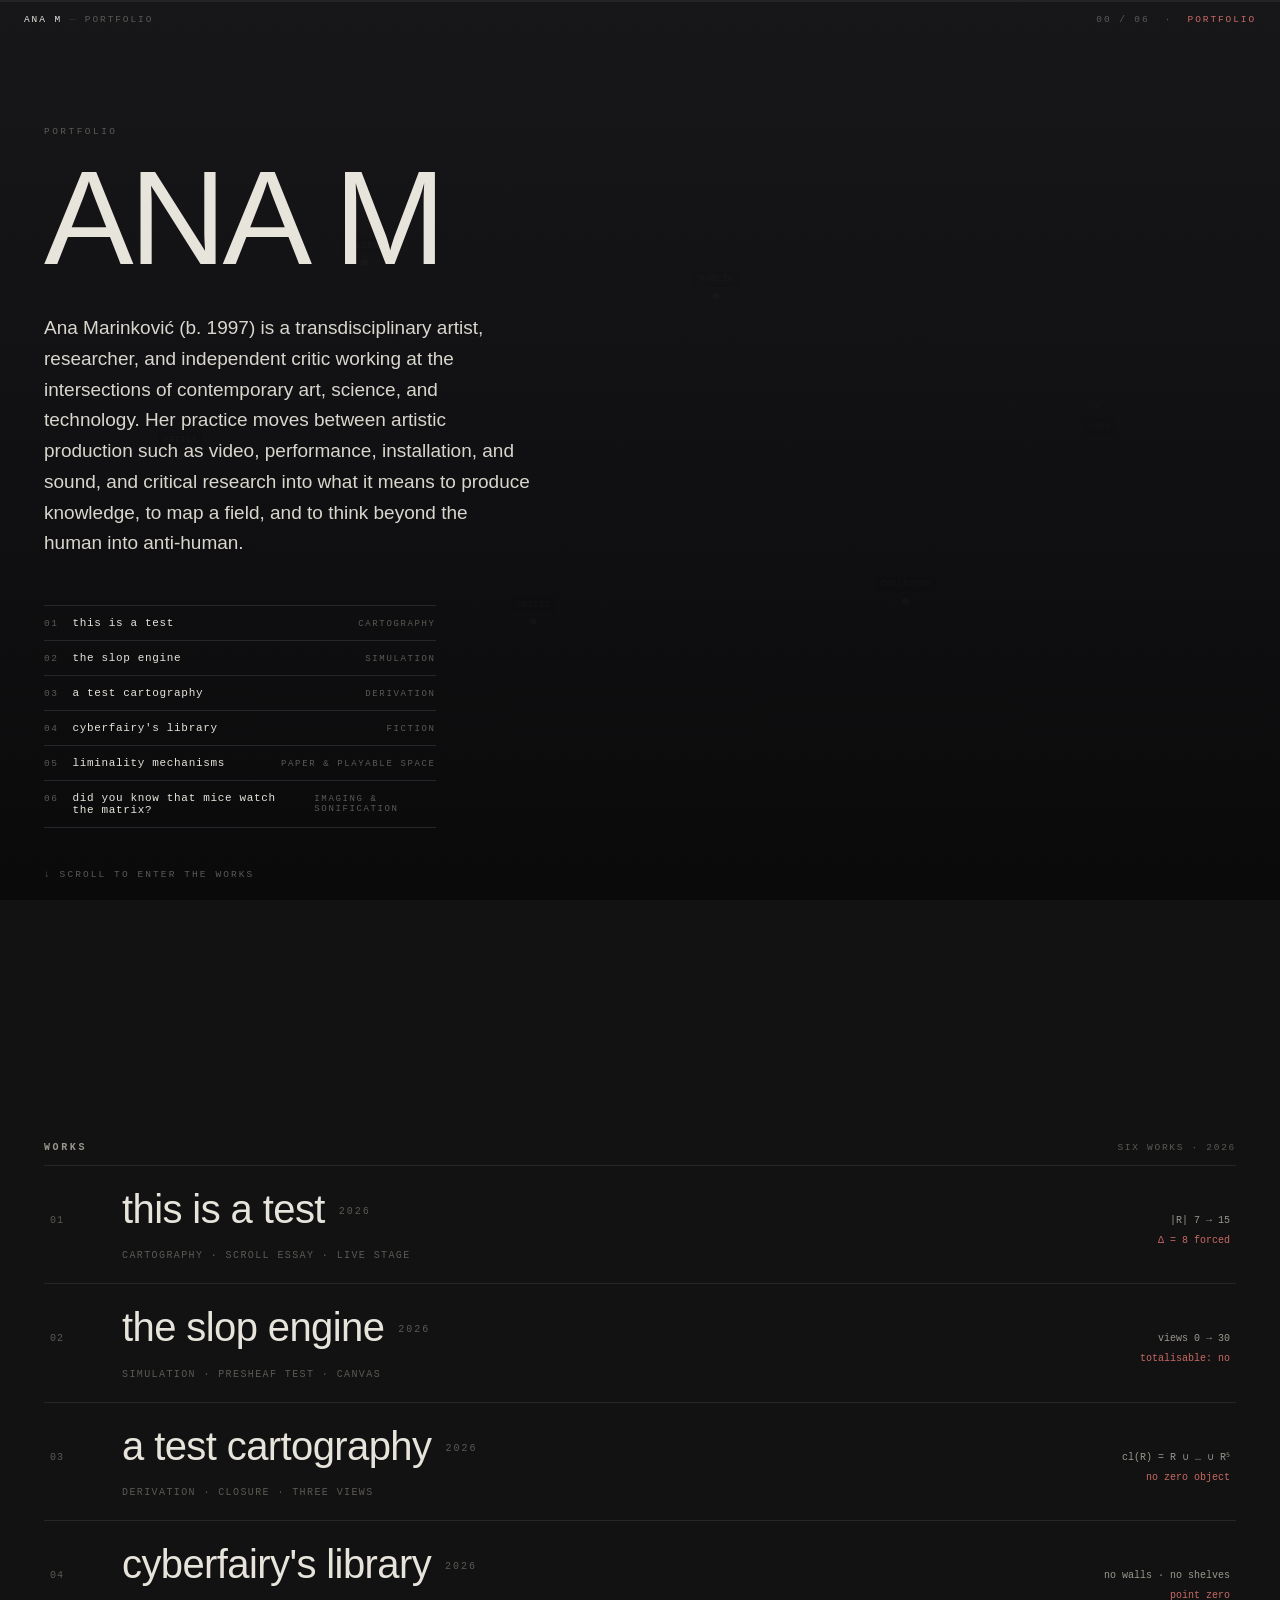
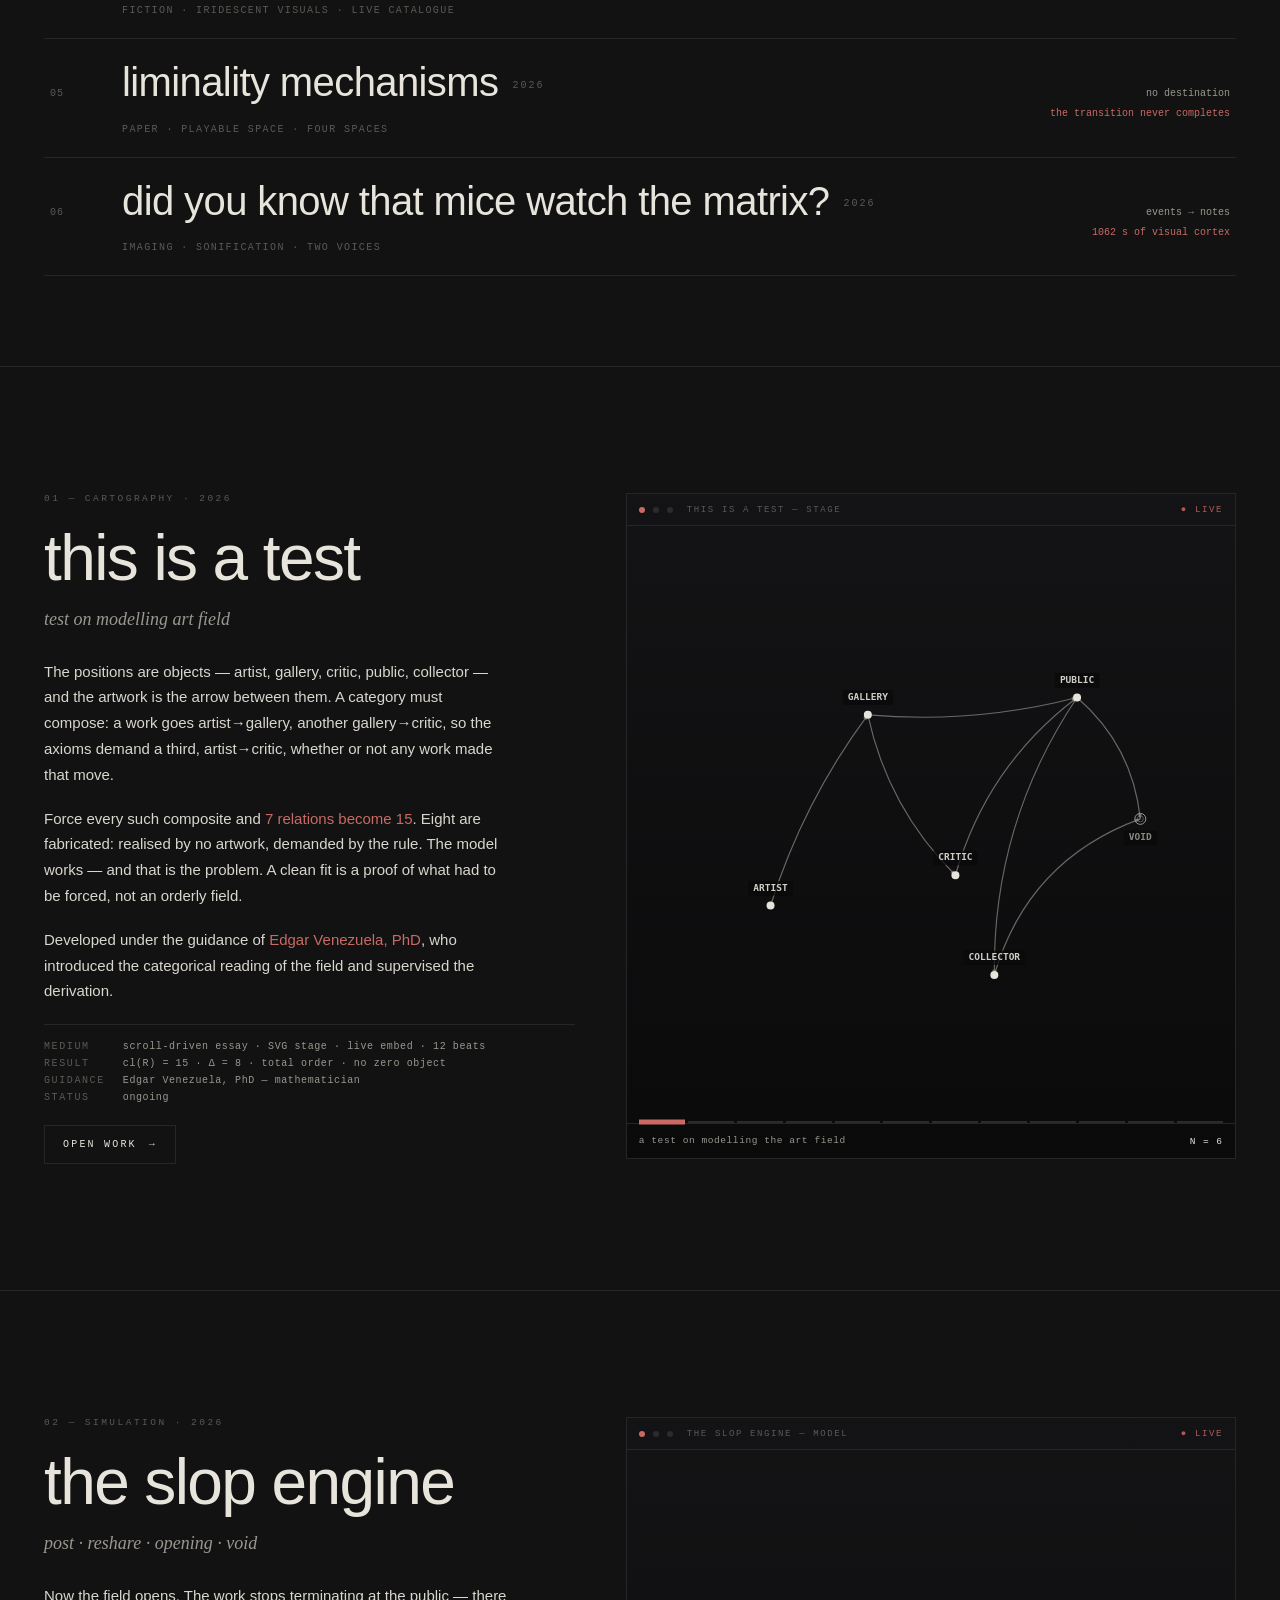
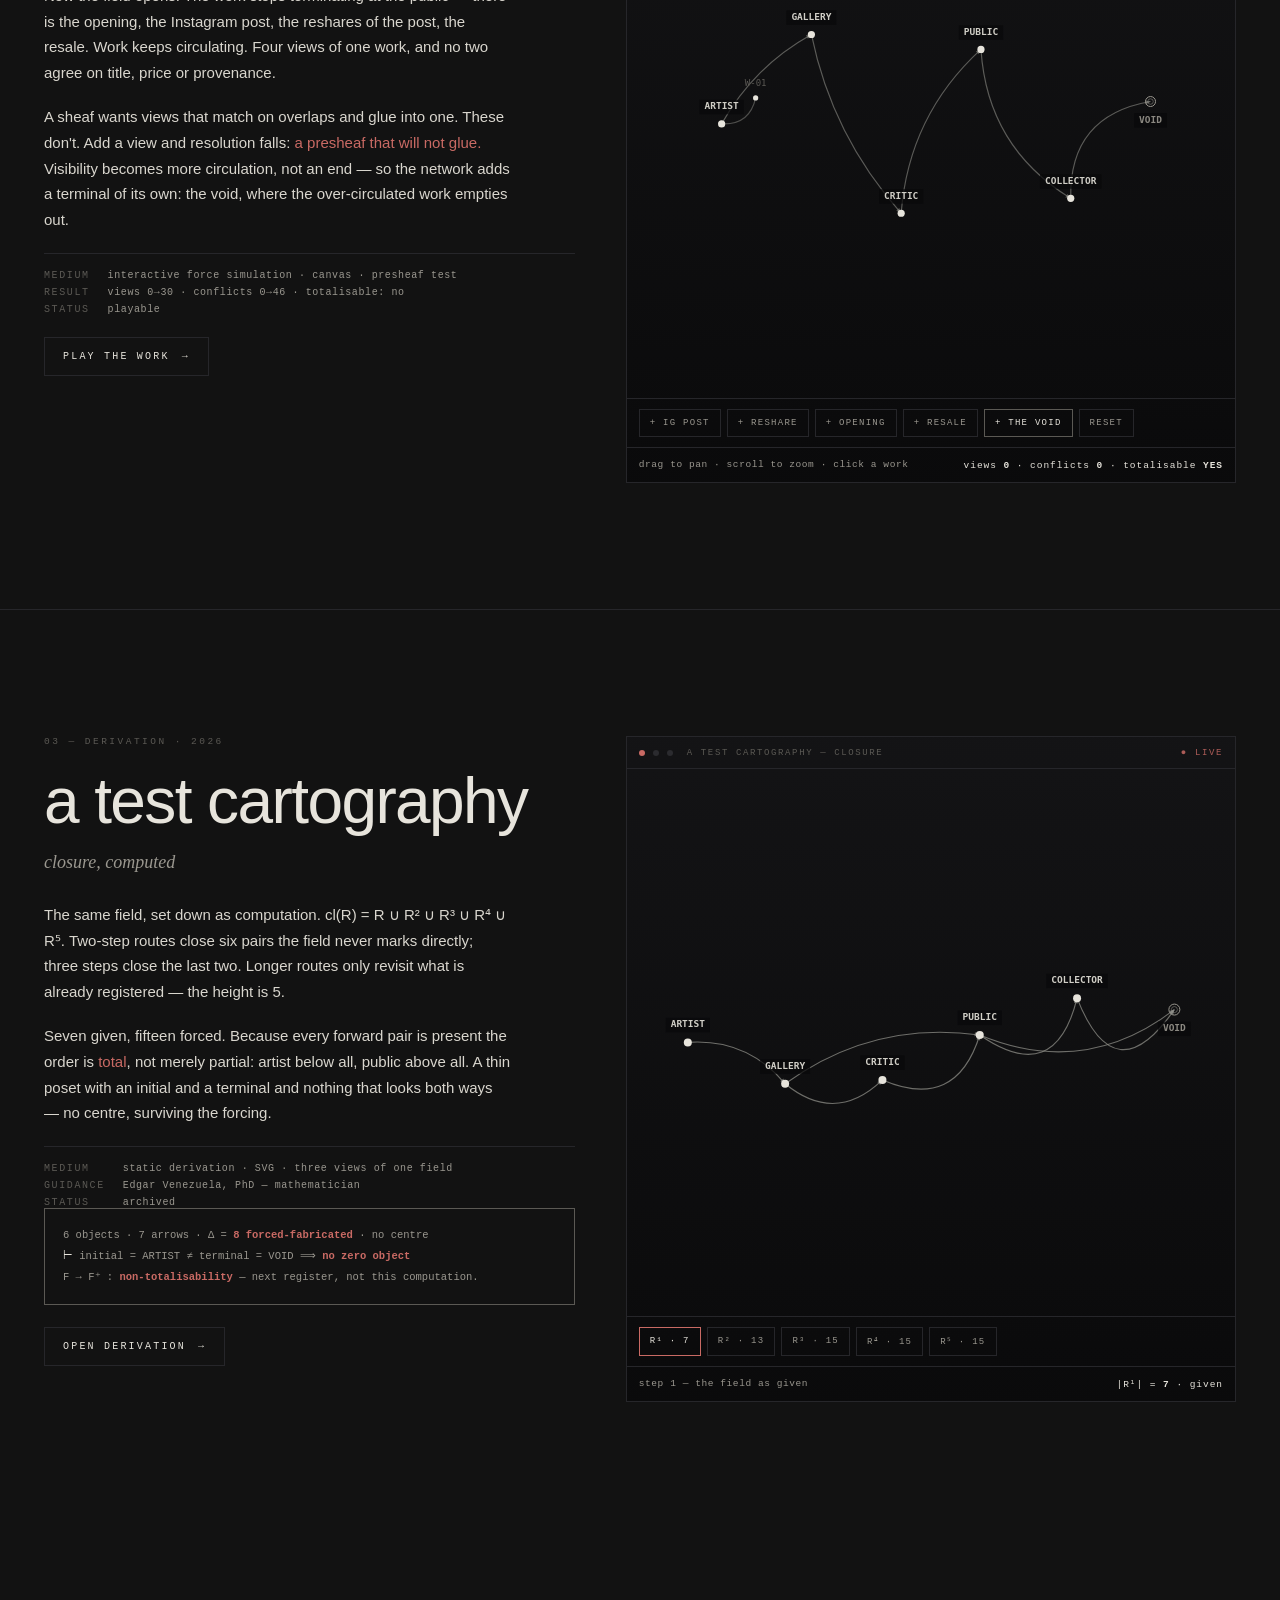
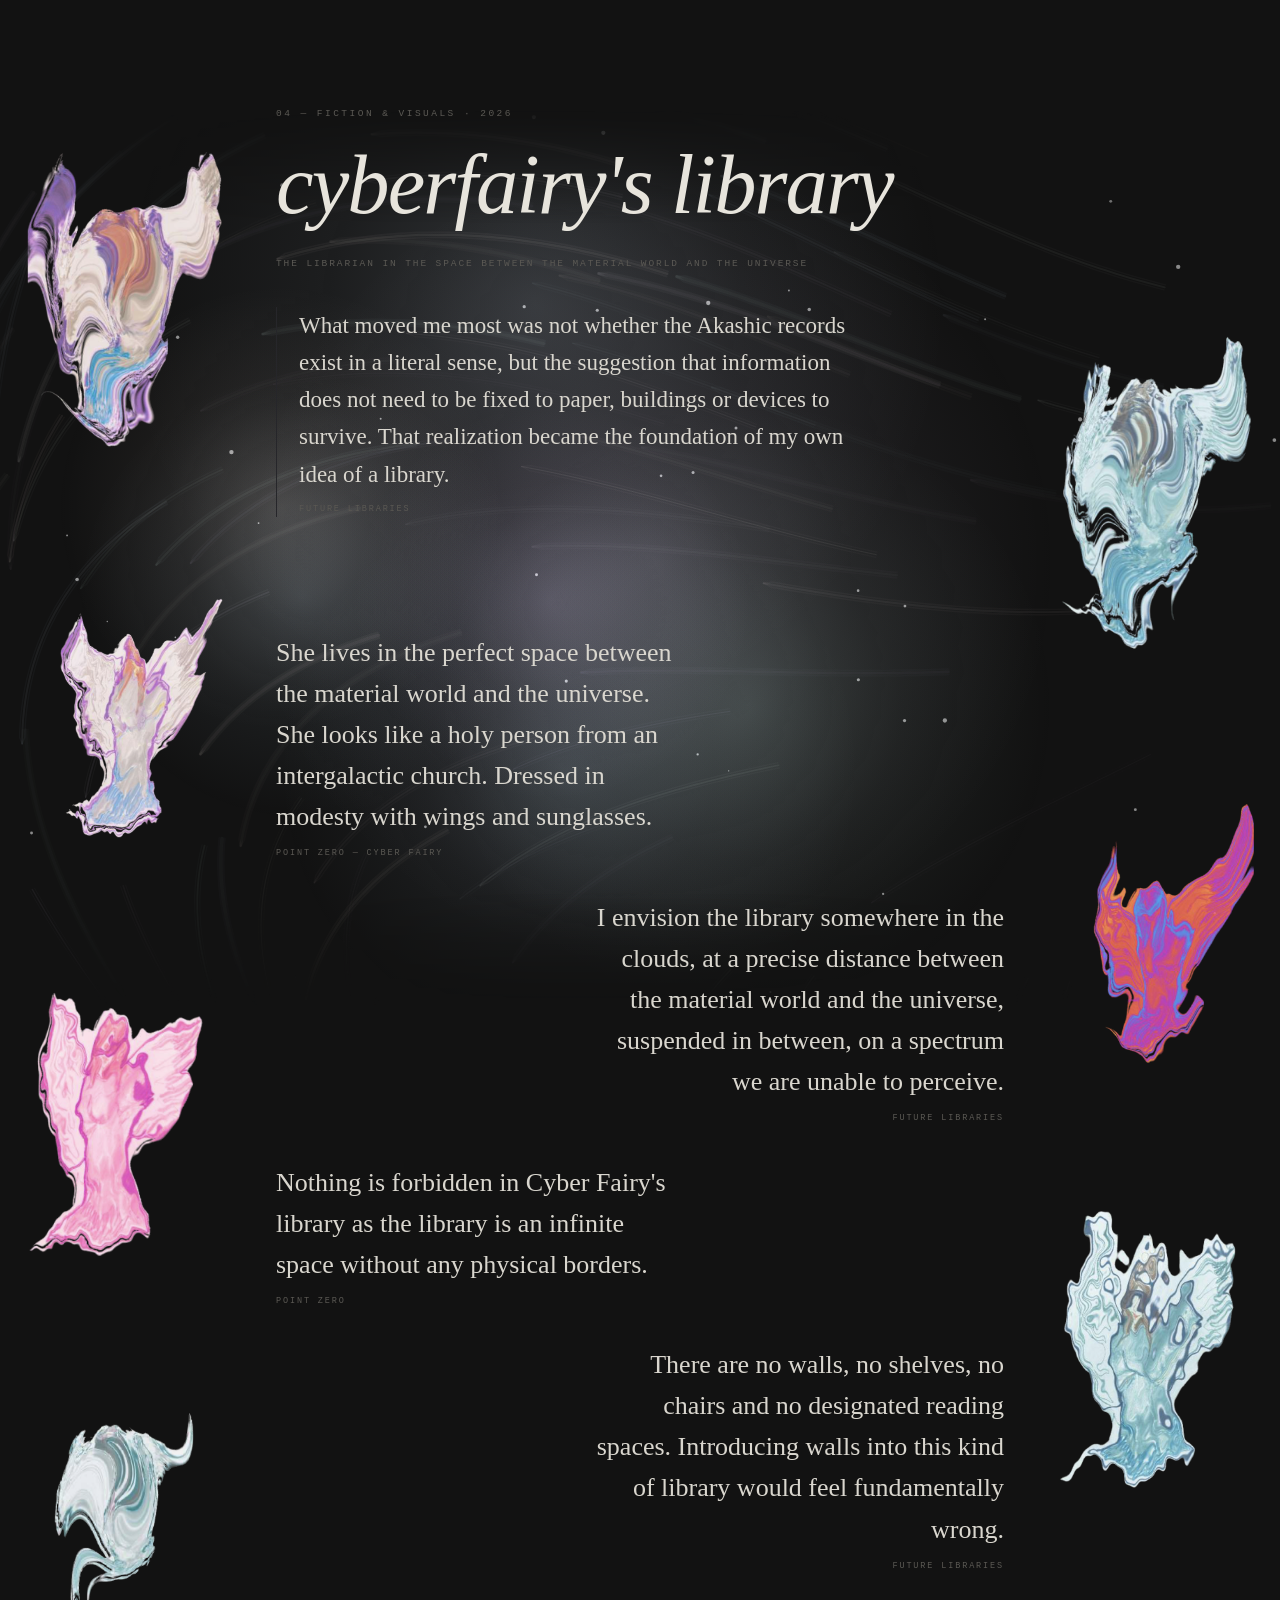
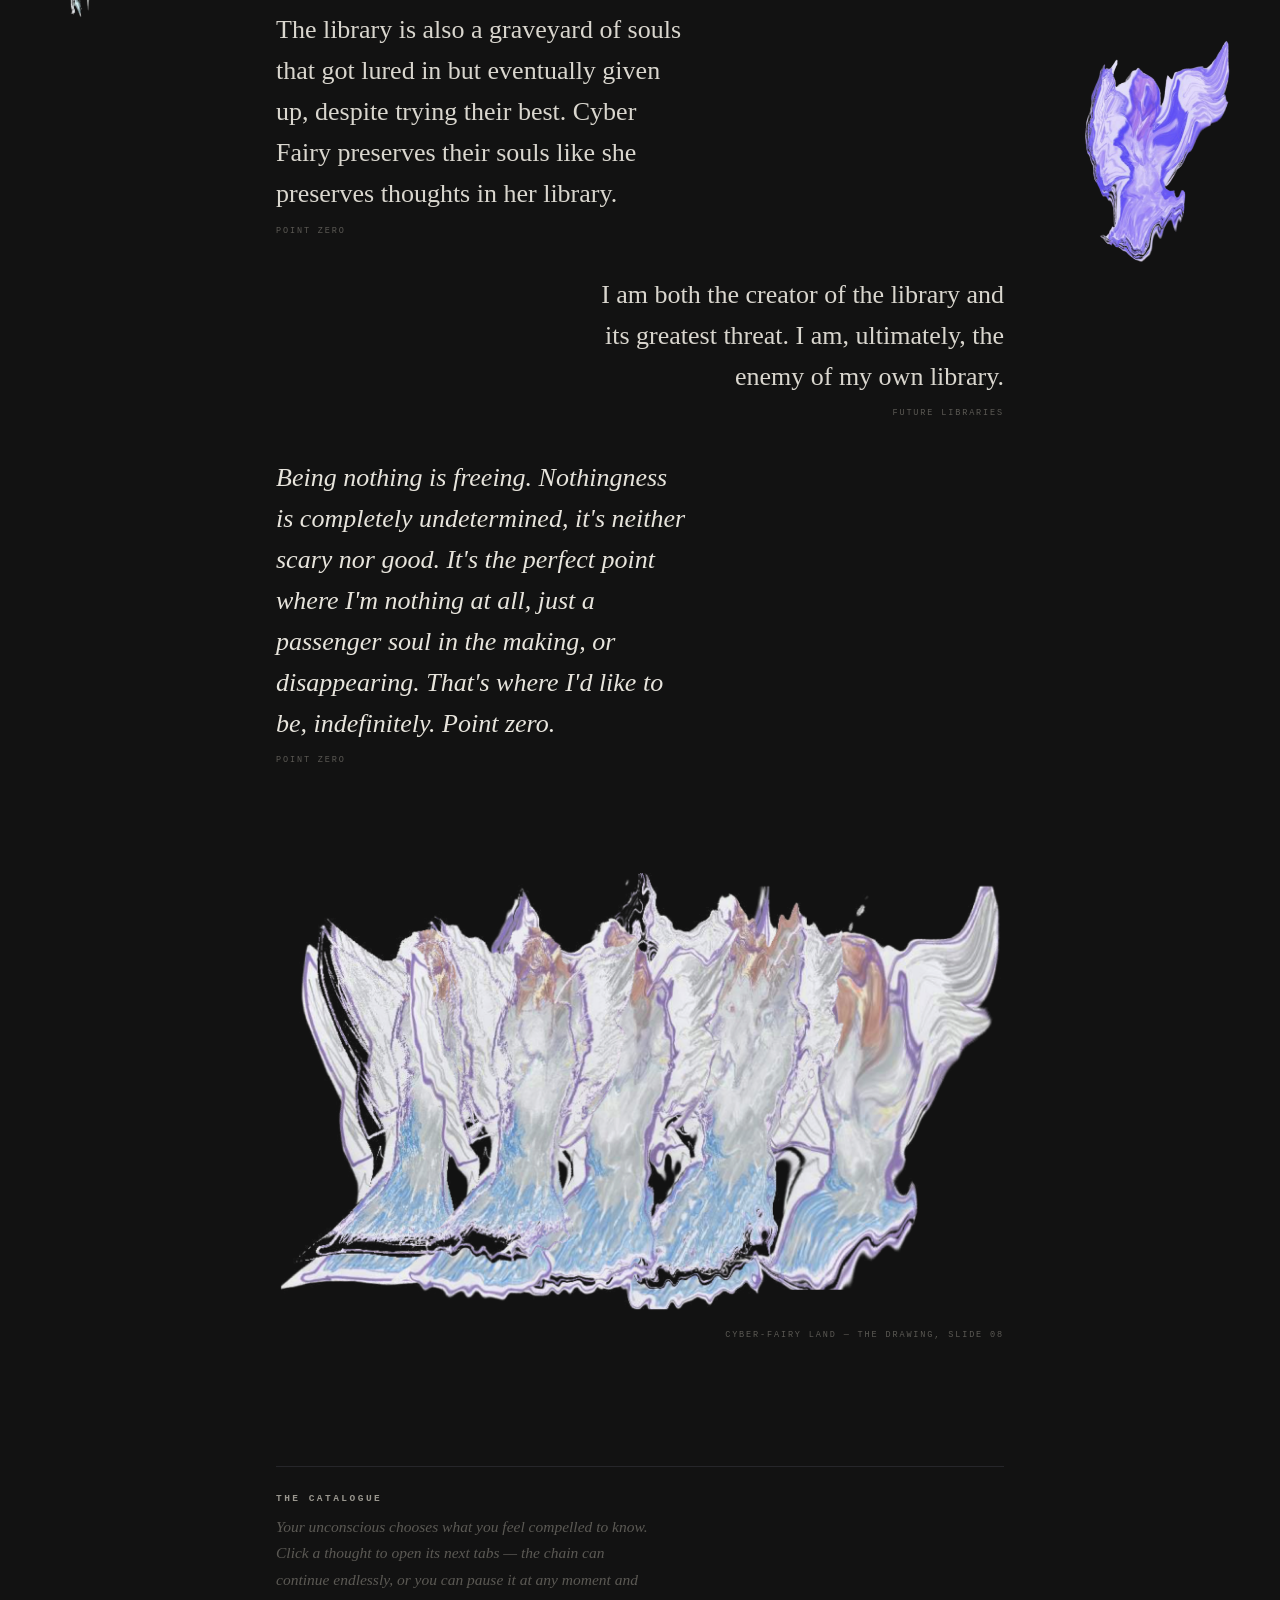
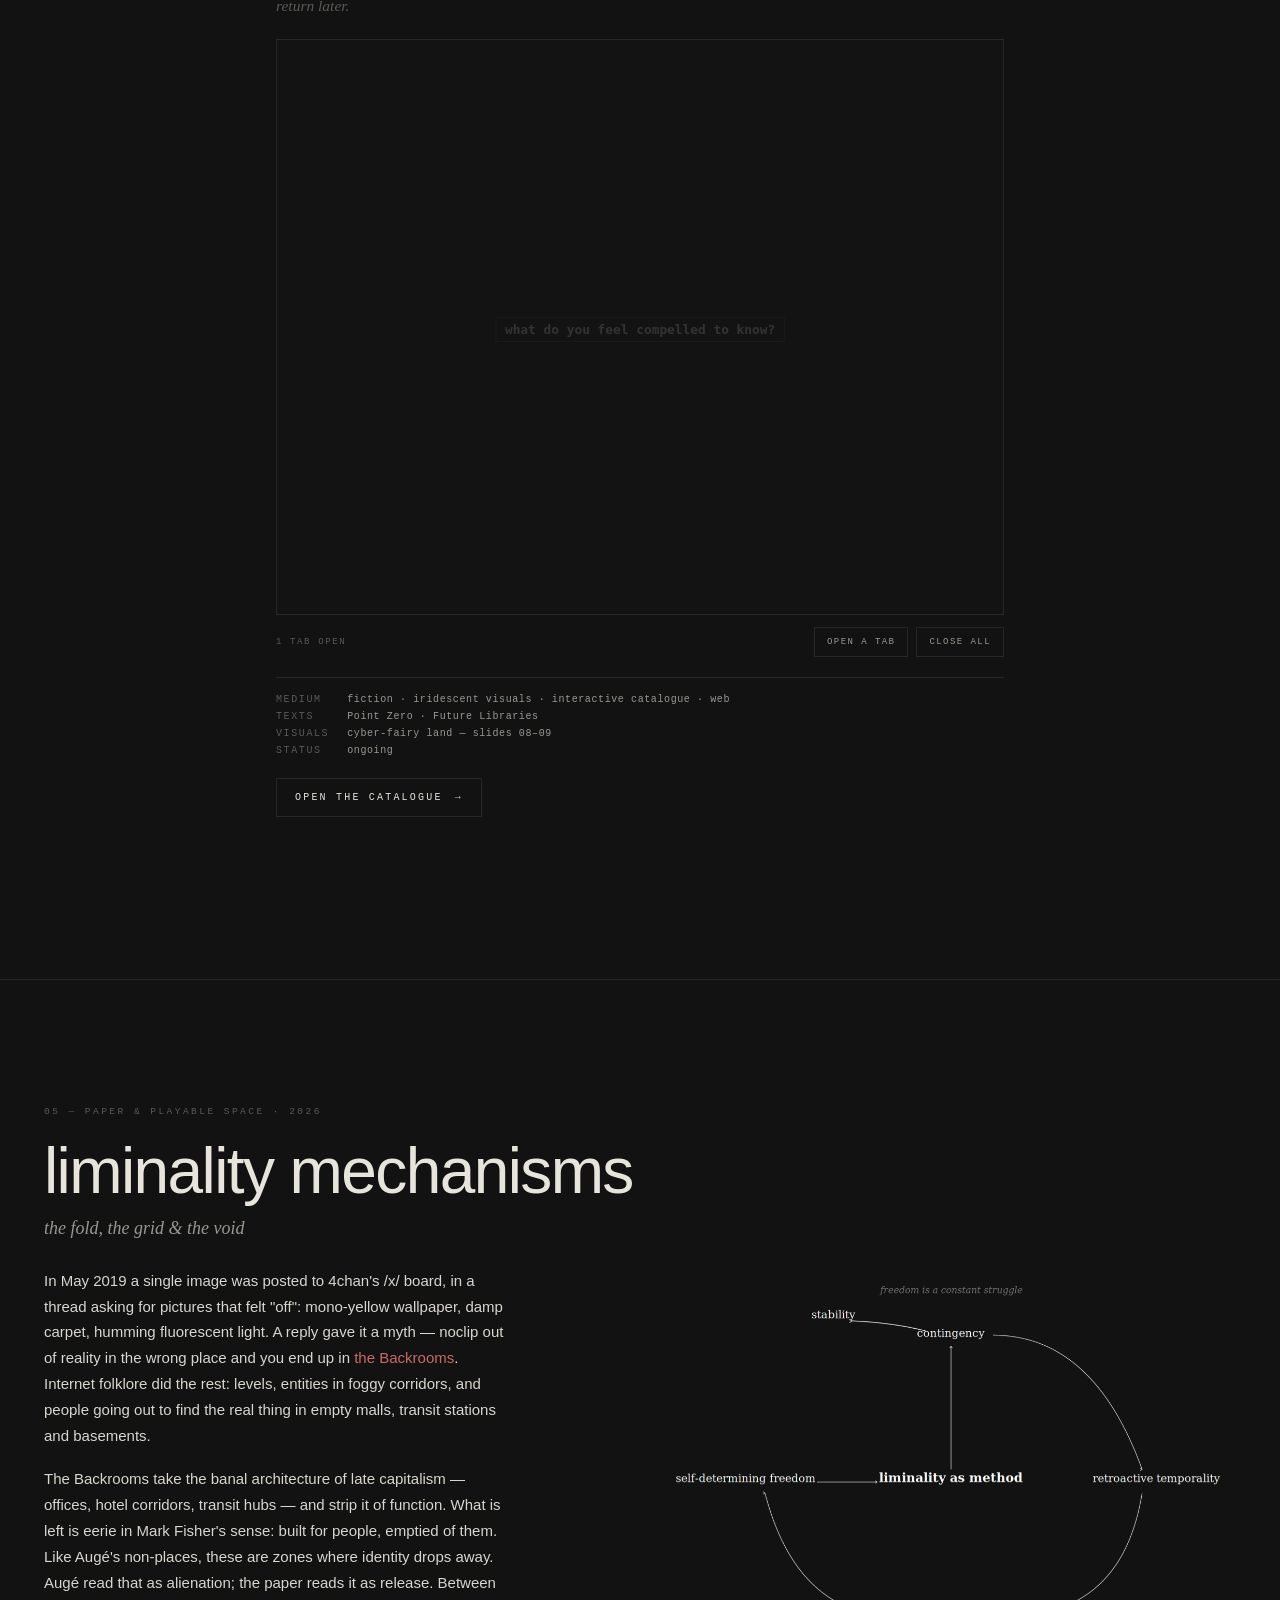
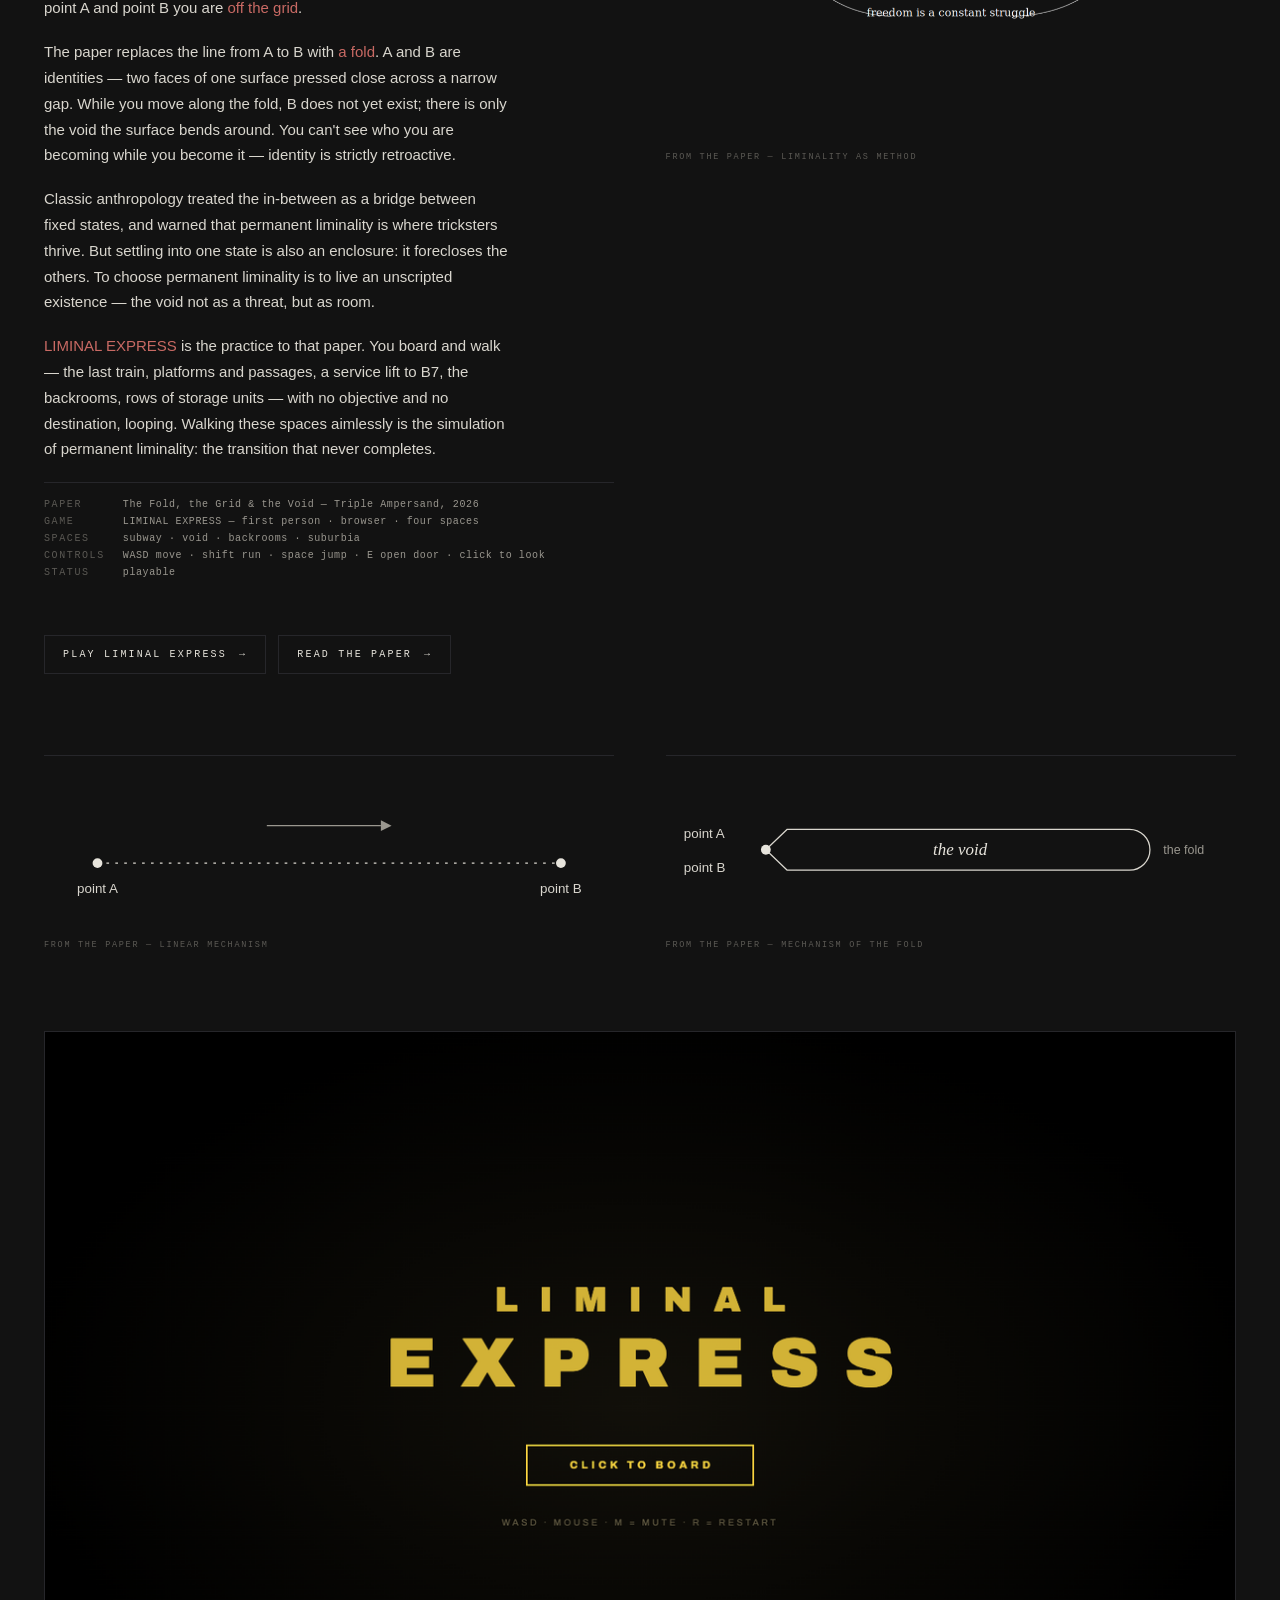
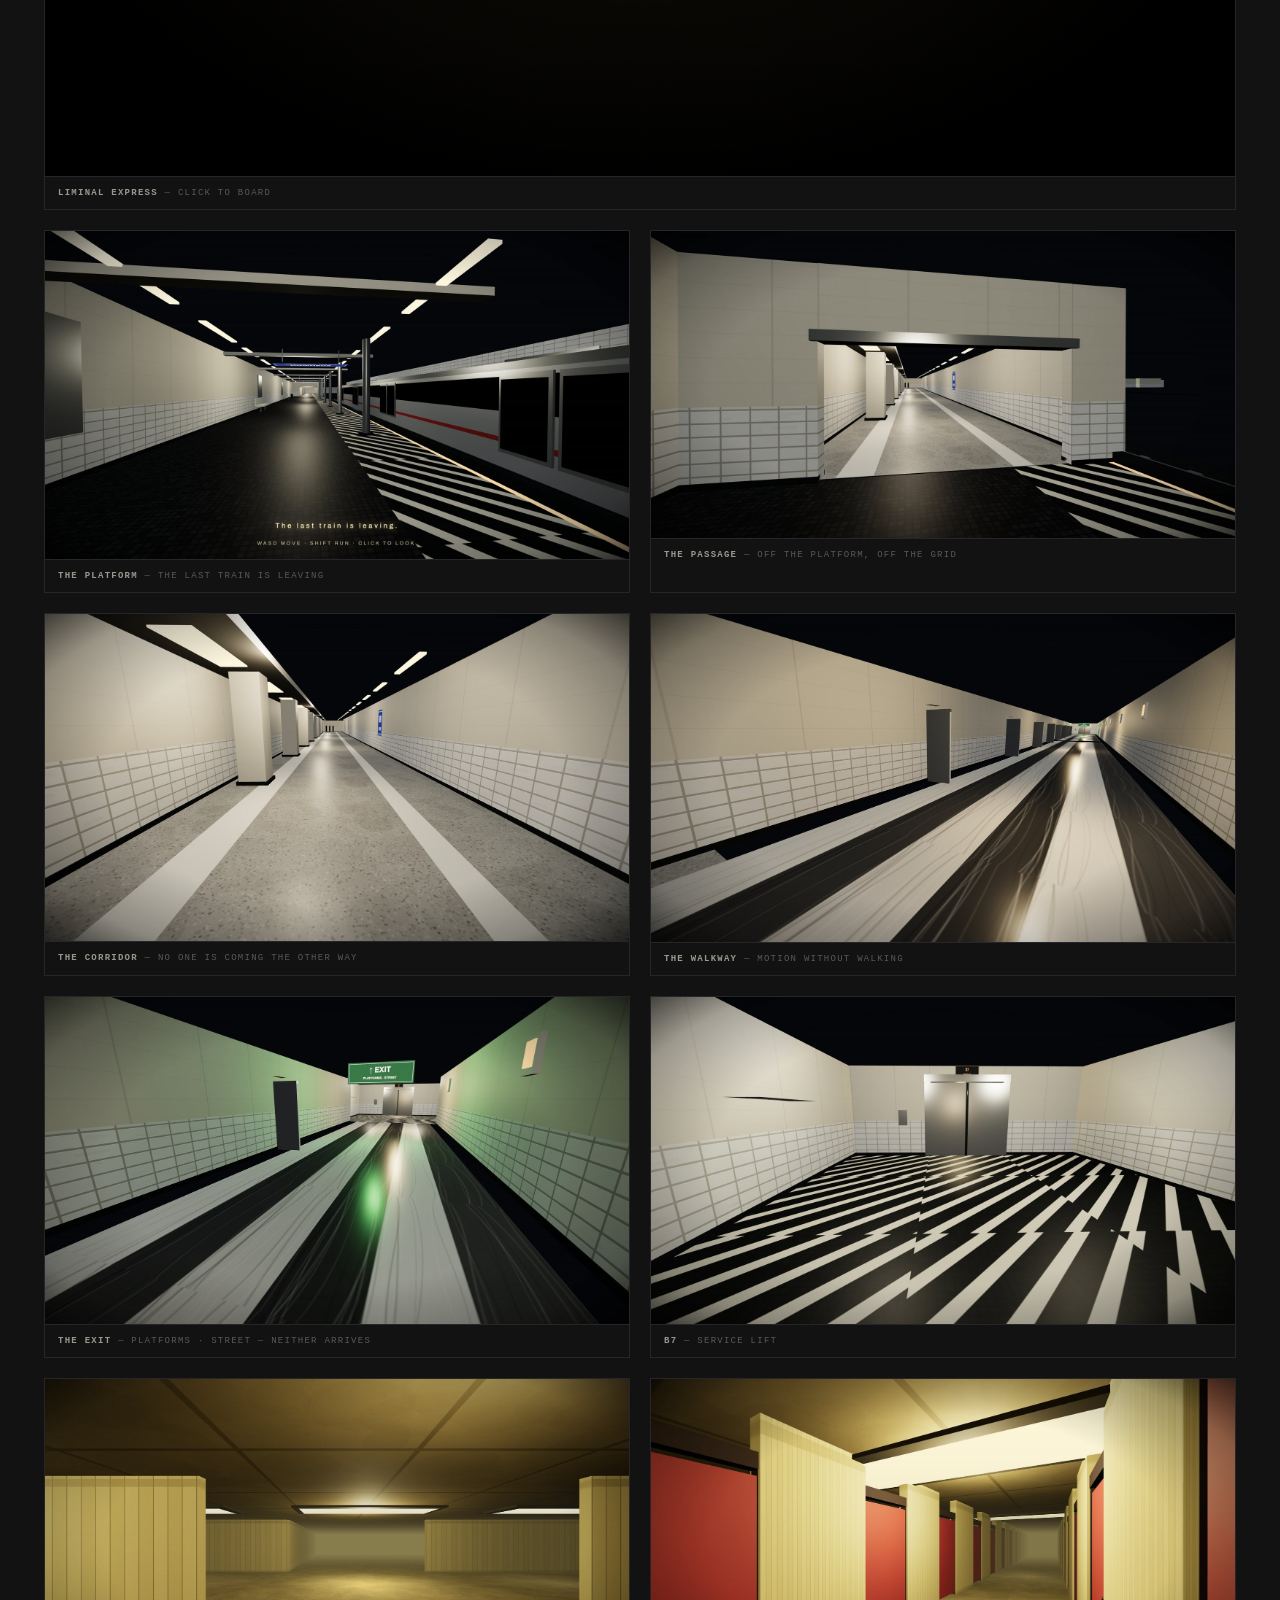
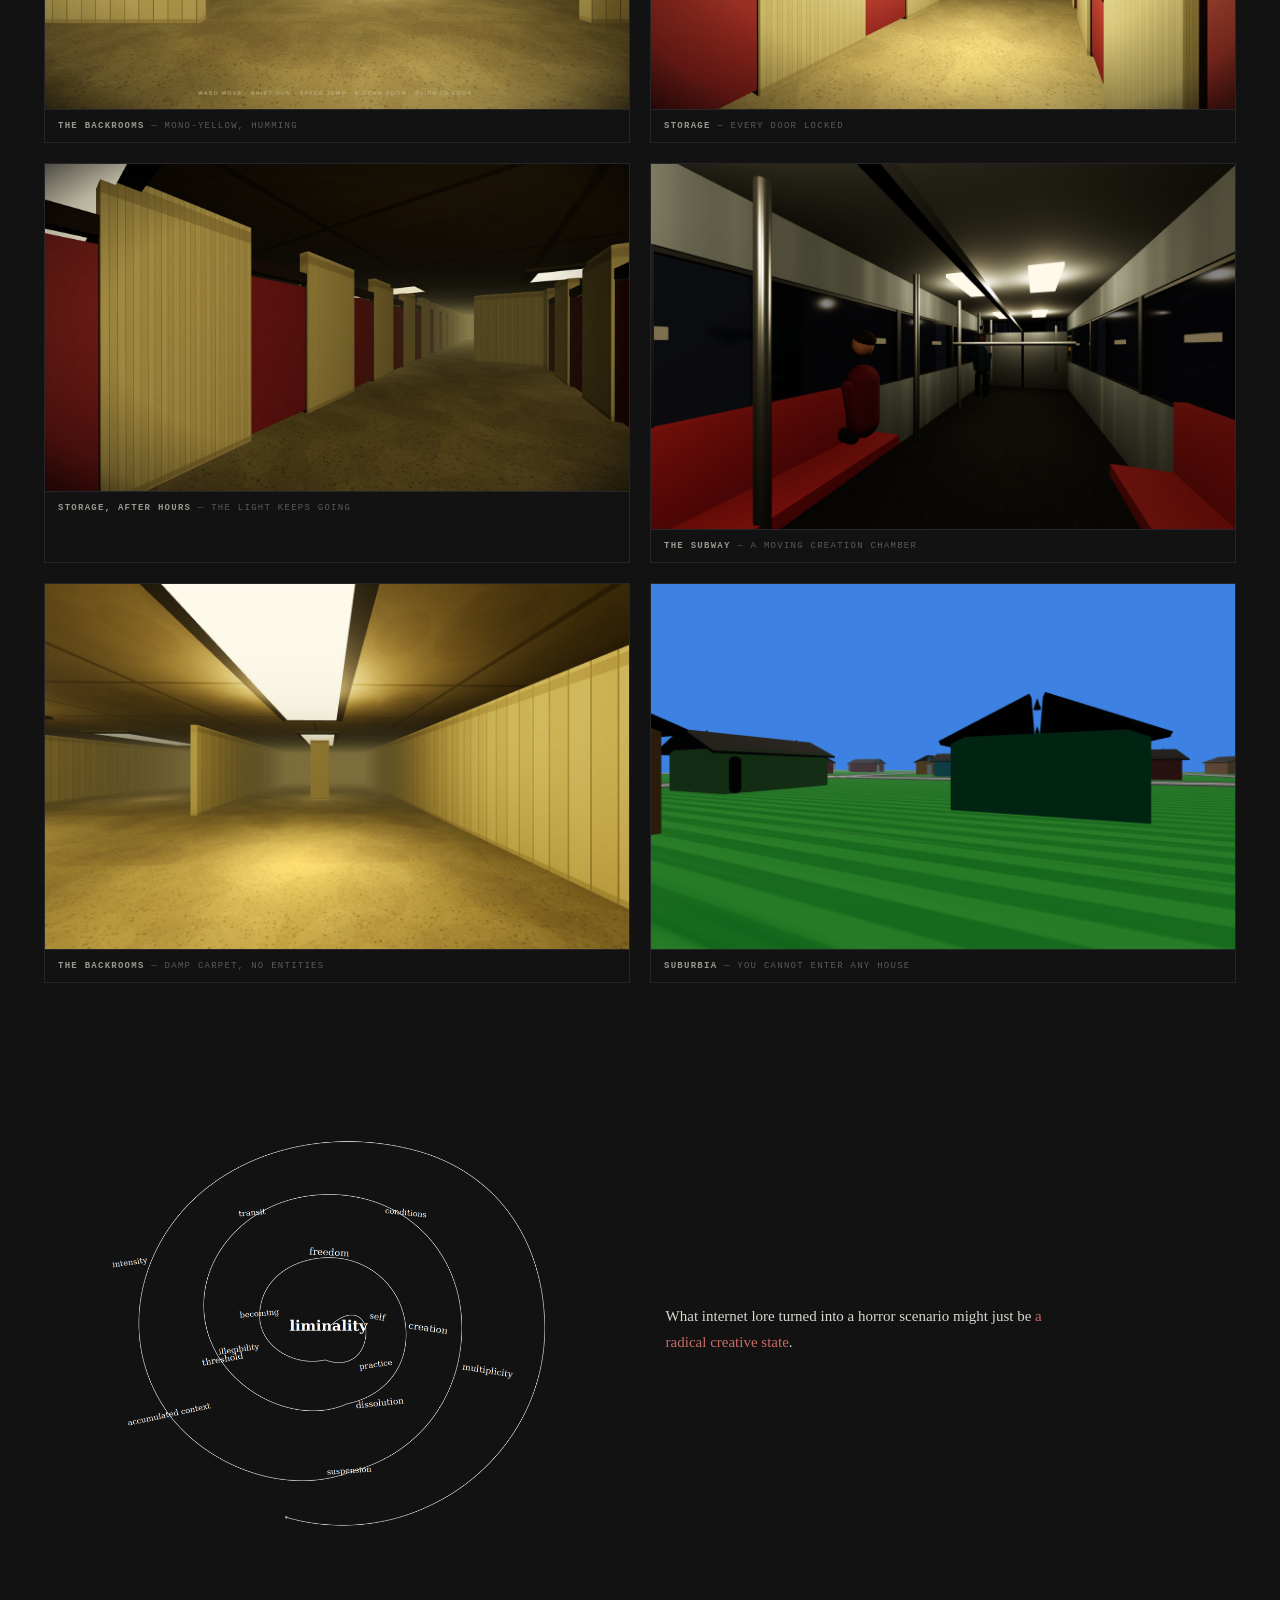
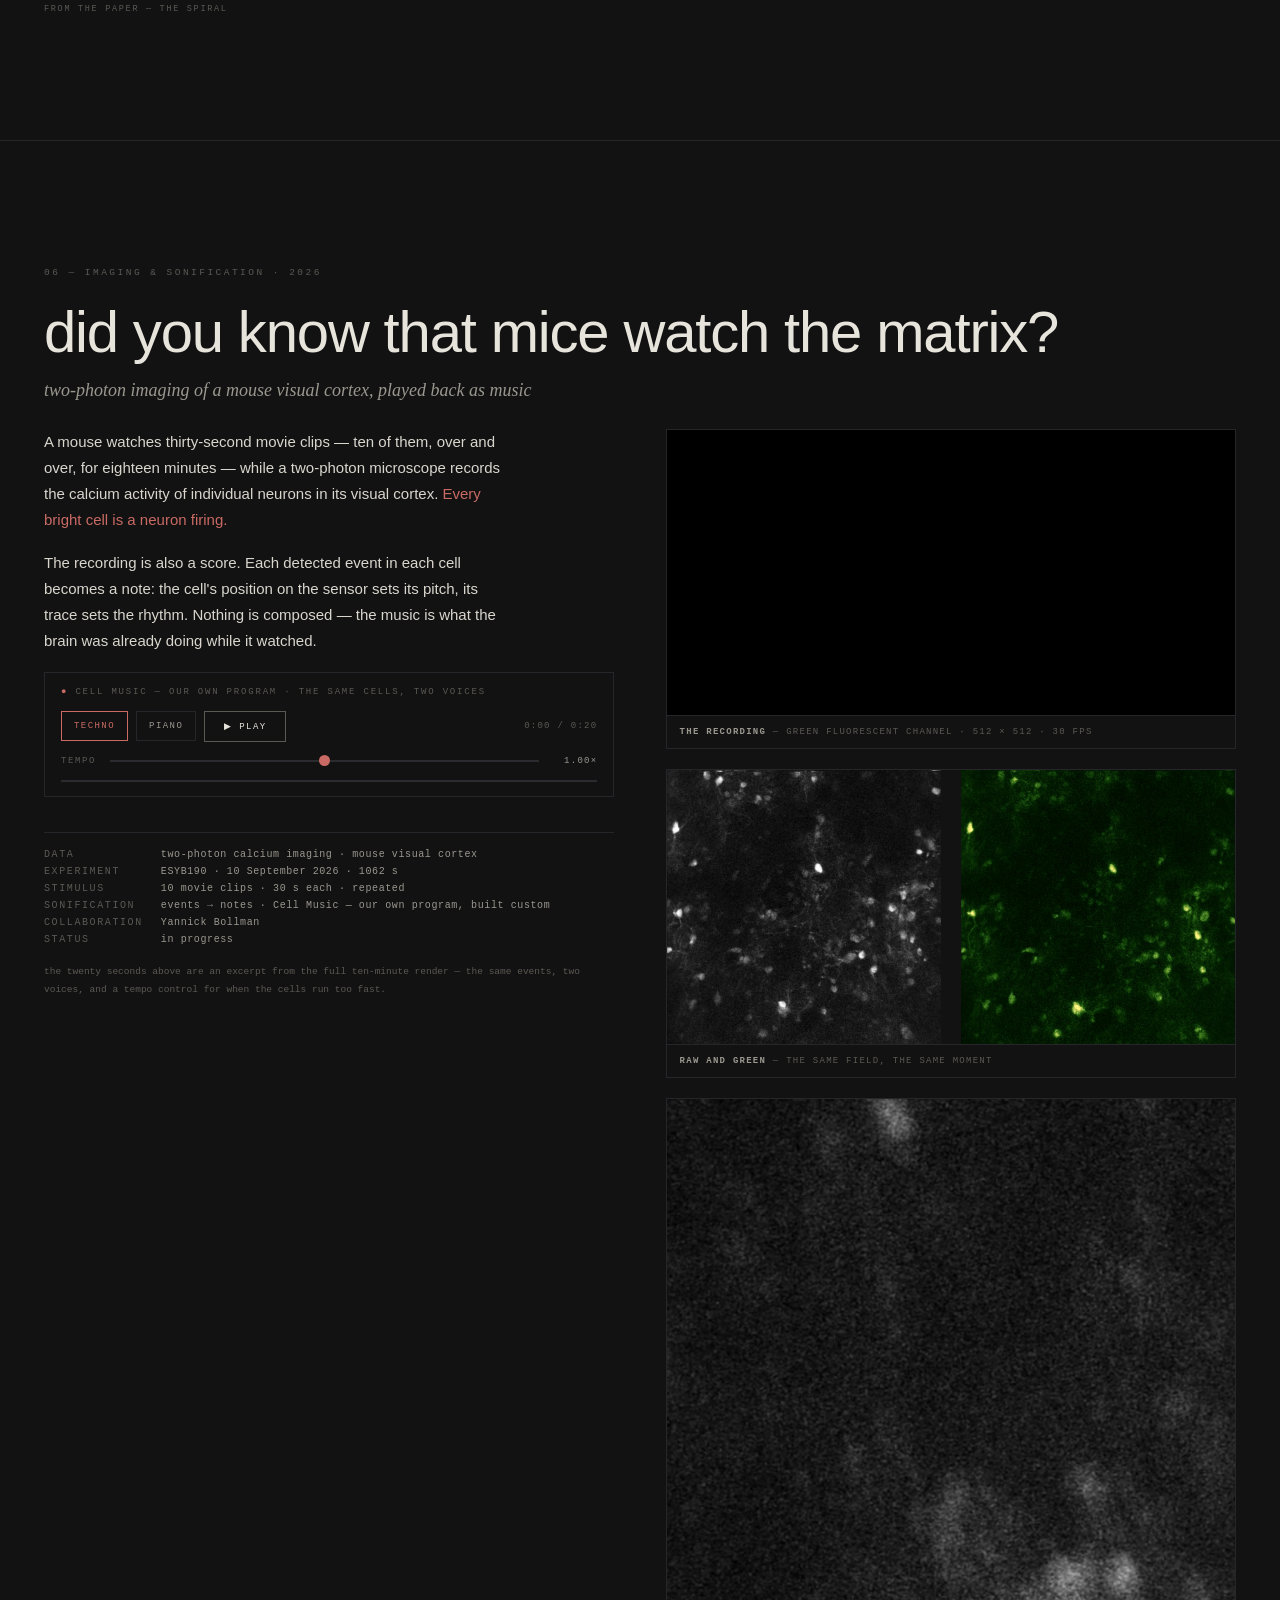
<file: index.html>
<!doctype html>
<html lang="en">
<head>
<meta charset="utf-8">
<meta name="viewport" content="width=device-width, initial-scale=1">
<meta name="color-scheme" content="dark">
<title>Ana M — Portfolio</title>
<!-- ============================================================
     Ana M — portfolio
     01 this is a test            a-test-cartography.html
     02 cyberfairy's library      (fiction + iridescent visuals + live catalogue)
     03 the slop engine           points-of-view.html
     04 a test cartography        test-cartography.html
     EDIT: contact line near the bottom (search for you@example.com)
     ============================================================ -->
<style>
:root{
  --bg0:#17171a; --bg1:#0a0a0b;
  --ink:#e7e4dc; --soft:#d9d6ce; --mut:#9a978f; --dim:#5b5954; --hair:#26262a;
  --red:#c96a64; --red-dim:#8a5550;
  --mono:ui-monospace,SFMono-Regular,Menlo,Consolas,'Courier New',monospace;
  --sans:Roboto,-apple-system,BlinkMacSystemFont,'Segoe UI','Helvetica Neue',Arial,sans-serif;
  --serif:Georgia,'Times New Roman',serif;
}
*{box-sizing:border-box}
html{scroll-behavior:smooth;scrollbar-color:#2b2b2f #0d0d0e}
body{
  margin:0;background:linear-gradient(180deg,var(--bg0) 0%,var(--bg1) 100%) fixed;
  color:var(--ink);font-family:var(--sans);-webkit-font-smoothing:antialiased;
  overflow-x:hidden;
}
::selection{background:var(--red);color:#0a0a0b}
::-webkit-scrollbar{width:9px}
::-webkit-scrollbar-track{background:#0d0d0e}
::-webkit-scrollbar-thumb{background:#2b2b2f}
a{color:inherit;text-decoration:none}
@media (pointer:fine){ body{cursor:none} a,button{cursor:none} }

/* ---------- fixed furniture ---------- */
#field{position:fixed;inset:0;width:100%;height:100%;z-index:1;pointer-events:none}
body.plated #field{opacity:.26}
#grain{
  position:fixed;inset:0;z-index:3;pointer-events:none;opacity:.5;
  background-image:radial-gradient(rgba(255,255,255,.028) 1px,transparent 1px);
  background-size:3px 3px;mix-blend-mode:overlay;
}
#prog{position:fixed;top:0;left:0;right:0;height:2px;background:rgba(231,228,220,.06);z-index:50}
#prog i{display:block;height:100%;width:0;background:var(--ink)}
#hud{
  position:fixed;top:14px;left:24px;right:24px;z-index:50;pointer-events:none;
  display:flex;justify-content:space-between;gap:16px;
  font-family:var(--mono);font-size:9.5px;letter-spacing:.2em;text-transform:uppercase;color:var(--dim);
}
#hud b{color:var(--ink);font-weight:500}
#hud .red{color:var(--red)}
#reticle{position:fixed;left:0;top:0;z-index:60;pointer-events:none;opacity:0;transition:opacity .25s}
#reticle i{
  position:absolute;display:block;width:26px;height:26px;margin:-13px 0 0 -13px;
  border:1px solid rgba(231,228,220,.28);border-radius:50%;transition:border-color .18s,transform .18s;
}
#reticle u{position:absolute;display:block;background:rgba(231,228,220,.5);transition:background .18s}
#reticle u:nth-child(2){width:1px;height:7px;margin:-16px 0 0 0}
#reticle u:nth-child(3){width:1px;height:7px;margin:9px 0 0 0}
#reticle u:nth-child(4){width:7px;height:1px;margin:0 0 0 -16px}
#reticle u:nth-child(5){width:7px;height:1px;margin:0 0 0 9px}
#reticle.on i{border-color:var(--red);transform:scale(1.5)}
#reticle.on u{background:var(--red)}
#reticle.press i{transform:scale(.7)}

/* ---------- scroll ---------- */
main{position:relative;z-index:2}
.wrap{width:min(1240px,100%);margin:0 auto;padding:0 24px}

#hero{min-height:100vh;display:flex;flex-direction:column;justify-content:center;padding:14vh 0 12vh}
.kick{
  font-family:var(--mono);font-size:9.5px;letter-spacing:.26em;text-transform:uppercase;
  color:var(--dim);margin:0 0 2.4em;
}
h1{
  font-size:clamp(44px,10.5vw,168px);line-height:.86;letter-spacing:-.03em;font-weight:500;
  margin:0 0 .28em;
}
h1 .r{color:var(--red)}
.lede{max-width:46ch;font-size:clamp(15px,1.5vw,19px);line-height:1.62;color:var(--soft);margin:0 0 2.4em}
.heroindex{list-style:none;margin:0 0 2.6em;padding:0;max-width:44ch}
.heroindex li{
  display:flex;align-items:baseline;gap:14px;padding:11px 0;border-top:1px solid var(--hair);
  font-family:var(--mono);font-size:11px;letter-spacing:.06em;color:var(--ink);
}
.heroindex li:last-child{border-bottom:1px solid var(--hair)}
.heroindex li span{color:var(--dim);font-size:9.5px;letter-spacing:.16em}
.heroindex li em{margin-left:auto;font-style:normal;font-size:9px;letter-spacing:.18em;text-transform:uppercase;color:var(--dim)}
.cue{margin-top:3em;font-family:var(--mono);font-size:9.5px;letter-spacing:.22em;text-transform:uppercase;color:var(--dim)}
.cue span{display:inline-block;animation:bob 2.4s ease-in-out infinite}
@keyframes bob{50%{transform:translateY(5px)}}

/* ---------- index ---------- */
#index{padding:16vh 0 10vh}
.shead{
  display:flex;align-items:baseline;justify-content:space-between;gap:20px;
  border-bottom:1px solid var(--hair);padding-bottom:12px;margin-bottom:0;
}
.shead h2{margin:0;font-family:var(--mono);font-size:10px;font-weight:600;letter-spacing:.26em;text-transform:uppercase;color:var(--mut)}
.shead em{font-family:var(--mono);font-size:9.5px;letter-spacing:.18em;color:var(--dim);font-style:normal;text-transform:uppercase}
.row{
  display:grid;grid-template-columns:52px 1fr auto;gap:20px;align-items:baseline;
  padding:22px 6px;border-bottom:1px solid var(--hair);position:relative;
  transition:padding-left .35s cubic-bezier(.2,.8,.2,1);
}
.row::before{content:'';position:absolute;left:0;top:0;bottom:0;width:2px;background:var(--red);
  transform:scaleY(0);transform-origin:top;transition:transform .35s cubic-bezier(.2,.8,.2,1)}
.row:hover{padding-left:20px}
.row:hover::before{transform:scaleY(1)}
.row .n{font-family:var(--mono);font-size:10px;color:var(--dim);letter-spacing:.1em}
.row .t{display:block;font-size:clamp(20px,3.2vw,40px);line-height:1.06;letter-spacing:-.015em;margin:0 0 .5em}
.row .t .y{font-family:var(--mono);font-size:10px;letter-spacing:.2em;color:var(--dim);margin-left:14px;vertical-align:middle}
.row .s{display:block;font-family:var(--mono);font-size:10px;letter-spacing:.14em;text-transform:uppercase;color:var(--dim);margin:0}
.row .stat{font-family:var(--mono);font-size:10px;line-height:2;color:var(--mut);text-align:right;white-space:nowrap}
.row .stat .r{color:var(--red)}
.row:hover .stat{color:var(--ink)}
@media (max-width:760px){
  .row{grid-template-columns:36px 1fr;gap:14px}
  .row .stat{grid-column:2;text-align:left;margin-top:10px}
}

/* ---------- work sections ---------- */
.work{padding:14vh 0 14vh;border-top:1px solid var(--hair)}
.wgrid{display:grid;grid-template-columns:minmax(300px,1fr) minmax(0,1.15fr);gap:clamp(24px,4vw,64px);align-items:start}
@media (max-width:980px){.wgrid{grid-template-columns:1fr}}
.wmeta{position:sticky;top:14vh}
@media (max-width:980px){.wmeta{position:static}}
.work h3{font-size:clamp(30px,5vw,64px);line-height:.98;letter-spacing:-.025em;font-weight:500;margin:.1em 0 .3em}
.work .sub{font-family:var(--serif);font-style:italic;font-size:clamp(14px,1.5vw,18px);color:var(--mut);margin:0 0 1.6em}
.work p.body{font-size:15px;line-height:1.72;color:var(--soft);margin:0 0 1.2em;max-width:56ch}
.work p.body .r{color:var(--red)}
.spec{display:grid;grid-template-columns:auto 1fr;gap:6px 18px;font-family:var(--mono);font-size:10px;
  letter-spacing:.06em;color:var(--mut);margin:2em 0 0;border-top:1px solid var(--hair);padding-top:16px}
.spec dt{color:var(--dim);letter-spacing:.16em;text-transform:uppercase}
.spec dd{margin:0}
.open{
  display:inline-flex;align-items:center;gap:12px;margin-top:2.2em;
  font-family:var(--mono);font-size:10px;letter-spacing:.22em;text-transform:uppercase;
  border:1px solid var(--hair);padding:13px 18px;position:relative;overflow:hidden;
  transition:border-color .3s,color .3s;
}
.open span{position:relative;z-index:1}
.open::after{content:'';position:absolute;inset:0;background:var(--red);transform:translateY(101%);
  transition:transform .38s cubic-bezier(.2,.8,.2,1)}
.open:hover{border-color:var(--red);color:#0a0a0b}
.open:hover::after{transform:translateY(0)}
.open .ar{transition:transform .3s}
.open:hover .ar{transform:translateX(5px)}

/* ---------- plates ---------- */
.plate{
  position:sticky;top:11vh;height:min(74vh,720px);border:1px solid var(--hair);
  background:linear-gradient(180deg,rgba(20,20,22,.92),rgba(10,10,11,.92));
  display:flex;flex-direction:column;overflow:hidden;
}
@media (max-width:980px){.plate{position:relative;top:0;height:auto;min-height:64vh}}
.ptop{
  display:flex;align-items:center;gap:8px;height:32px;padding:0 12px;border-bottom:1px solid var(--hair);
  font-family:var(--mono);font-size:9px;letter-spacing:.18em;text-transform:uppercase;color:var(--dim);flex:none;
}
.ptop .dot{width:6px;height:6px;border-radius:50%;background:#2b2b2f}
.ptop .dot.r{background:var(--red)}
.ptop .live{margin-left:auto;color:var(--red);opacity:.85}
.ptop .ttl{margin-left:6px}
.pcv{position:relative;flex:1;min-height:0}
.pcv canvas{position:absolute;inset:0;width:100%;height:100%;display:block}
.pbot{flex:none;border-top:1px solid var(--hair);padding:10px 12px;font-family:var(--mono);font-size:9.5px;
  letter-spacing:.1em;color:var(--dim);display:flex;justify-content:space-between;gap:12px;align-items:center}
.pbot .cap{color:var(--mut);letter-spacing:.06em;line-height:1.5}
.pbot .num{color:var(--ink);white-space:nowrap}
.pbot .num .r{color:var(--red)}
.ticks{display:flex;gap:3px;padding:9px 12px 0;flex:none}
.ticks b{flex:1;height:2px;background:#2b2b2f;transition:background .25s,transform .25s;cursor:none}
.ticks b.on{background:var(--red);transform:scaleY(2.5)}
.ticks b.past{background:#4a4a46}
.pbtns{display:flex;flex-wrap:wrap;gap:6px;padding:10px 12px;border-top:1px solid var(--hair);flex:none}
.pbtns button{
  font-family:var(--mono);font-size:9px;letter-spacing:.14em;text-transform:uppercase;
  color:var(--mut);background:transparent;border:1px solid var(--hair);padding:8px 10px;transition:.18s;
}
.pbtns button:hover{color:var(--ink);border-color:var(--ink)}
.pbtns button.sat:hover{color:var(--red);border-color:var(--red)}
.pbtns button.void{color:var(--ink);border-color:var(--dim)}
.pbtns button.void:hover{background:var(--ink);color:#0a0a0b}

/* ---------- cyberfairy's library — dark chapter ---------- */
.skywrap{
  position:sticky;top:0;height:100vh;margin-bottom:-100vh;z-index:0;pointer-events:none;
  -webkit-mask-image:linear-gradient(180deg,transparent 0%,#000 13%,#000 87%,transparent 100%);
  mask-image:linear-gradient(180deg,transparent 0%,#000 13%,#000 87%,transparent 100%);
}
.skywrap canvas{display:block;width:100%;height:100%}
.chapter{position:relative;z-index:2;padding:20vh 0 18vh}
.chapin{position:relative;width:min(760px,100%);margin:0 auto;padding:0 26px}
.chapter .kick{color:var(--dim)}
.chapter h3{
  font-family:var(--serif);font-weight:400;font-style:italic;color:var(--ink);
  font-size:clamp(36px,6.6vw,86px);line-height:1.02;letter-spacing:-.022em;margin:.16em 0 .3em;
}
.chapter .sub{
  font-family:var(--mono);font-size:9.5px;letter-spacing:.2em;text-transform:uppercase;
  color:var(--dim);margin:0 0 3.6em;line-height:2;
}
.chapter .statement{
  font-family:var(--serif);font-size:clamp(16px,1.9vw,23px);line-height:1.62;color:var(--soft);
  max-width:52ch;margin:0 0 5em;padding-left:22px;border-left:1px solid var(--hair);
}
.chapter .statement .src{
  display:block;margin-top:1.2em;font-family:var(--mono);font-size:8.5px;letter-spacing:.22em;
  text-transform:uppercase;color:var(--dim);font-style:normal;
}
.chapgrid{
  position:relative;z-index:2;display:grid;
  grid-template-columns:minmax(0,1fr) minmax(0,780px) minmax(0,1fr);
  gap:clamp(10px,1.6vw,34px);align-items:start;width:min(1700px,100%);margin:0 auto;padding:0 18px;
}
.rail{display:flex;flex-direction:column;gap:15vh;padding-top:4vh}
.rail img{display:block;width:100%;height:auto;mix-blend-mode:screen;animation:floaty 26s ease-in-out infinite}
.rail-r{margin-top:20vh}
.rail img:nth-child(2){width:84%;align-self:flex-end;animation-duration:32s;animation-delay:-7s}
.rail img:nth-child(3){width:92%;animation-duration:22s;animation-delay:-12s}
.rail img:nth-child(4){width:76%;align-self:center;animation-duration:35s;animation-delay:-3s}
@media (max-width:1180px){
  .chapgrid{grid-template-columns:1fr;padding:0}
  .rail{display:none}
}
.chapin{position:relative;width:100%;margin:0;padding:0 26px}

.bigfairy{margin:12vh 0 4vh}
.bigfairy img{display:block;width:100%;height:auto;mix-blend-mode:screen}
.bigfairy figcaption{
  margin-top:16px;font-family:var(--mono);font-size:8.5px;letter-spacing:.22em;
  text-transform:uppercase;color:var(--dim);text-align:right;
}
.note a{border-bottom:1px solid rgba(201,106,100,.45);transition:border-color .2s,color .2s}
.note a:hover{color:var(--ink);border-color:var(--red)}

.leaves{display:flex;flex-direction:column;gap:2.4em;margin-top:6vh}
.leaf{
  margin:0;padding:0;max-width:46ch;
  opacity:0;transform:translateY(30px);
  transition:opacity 1.2s cubic-bezier(.2,.8,.2,1),transform 1.2s cubic-bezier(.2,.8,.2,1);
}
.leaf:nth-child(even){margin-left:auto;text-align:right}
.leaf.in{opacity:1;transform:none}
.leafin{animation:drift 13s ease-in-out infinite}
.leaf:nth-child(even) .leafin{animation-duration:17s;animation-direction:reverse}
@keyframes drift{50%{transform:translate3d(0,-11px,0)}}
.leaf p{
  margin:0;font-family:var(--serif);font-size:clamp(17px,2.15vw,26px);line-height:1.58;
  color:var(--soft);
}
.leaf .src{
  display:block;margin-top:1.3em;font-family:var(--mono);font-size:8.5px;letter-spacing:.22em;
  text-transform:uppercase;color:var(--dim);
}
.leaf.last p{color:var(--ink);font-style:italic}

.cat{margin-top:14vh;border-top:1px solid var(--hair);padding-top:26px}
.cat h4{
  margin:0 0 10px;font-family:var(--mono);font-size:9.5px;font-weight:600;letter-spacing:.26em;
  text-transform:uppercase;color:var(--mut);
}
.cat .hint{font-family:var(--serif);font-style:italic;font-size:15.5px;line-height:1.7;color:var(--dim);margin:0 0 20px;max-width:48ch}
.catcv{position:relative;height:min(64vh,580px);border:1px solid var(--hair);background:rgba(20,20,22,.5)}
.catcv canvas{position:absolute;inset:0;width:100%;height:100%;display:block}
.catfoot{
  display:flex;justify-content:space-between;align-items:center;gap:14px;flex-wrap:wrap;
  padding-top:12px;font-family:var(--mono);font-size:9px;letter-spacing:.18em;text-transform:uppercase;color:var(--dim);
}
.catbtns{display:flex;gap:8px}
.catbtns button{
  font-family:var(--mono);font-size:9px;letter-spacing:.16em;text-transform:uppercase;
  color:var(--mut);background:transparent;border:1px solid var(--hair);padding:9px 12px;transition:.2s;
}
.catbtns button:hover{color:var(--ink);border-color:var(--ink)}
.chapter .spec dt{color:var(--dim)}
.chapter .spec dd{color:var(--mut)}

/* ---------- work 05 — liminality ---------- */
.liminal h3{margin-bottom:.24em}
.lcols{display:grid;grid-template-columns:minmax(0,1fr) minmax(0,1fr);gap:clamp(24px,4vw,60px);align-items:start;margin:0 0 9vh}
@media (max-width:900px){.lcols{grid-template-columns:1fr}}
.lfig{margin:0}
.lfig img{display:block;width:100%;height:auto;mix-blend-mode:screen}
.lfig figcaption{
  margin-top:14px;font-family:var(--mono);font-size:8.5px;letter-spacing:.2em;
  text-transform:uppercase;color:var(--dim);
}
.spaces{display:grid;grid-template-columns:repeat(2,minmax(0,1fr));gap:clamp(12px,1.6vw,20px);margin:0 0 9vh}
@media (max-width:700px){.spaces{grid-template-columns:1fr}}
.space{margin:0;border:1px solid var(--hair)}
.space img{display:block;width:100%;height:auto}
.space figcaption{
  padding:11px 13px;font-family:var(--mono);font-size:9px;letter-spacing:.14em;
  text-transform:uppercase;color:var(--dim);border-top:1px solid var(--hair);
}
.space figcaption b{color:var(--mut);font-weight:600}
.space.s1{grid-column:1 / -1}
.spiralrow{display:grid;grid-template-columns:minmax(0,1fr) minmax(0,1fr);gap:clamp(24px,4vw,60px);align-items:center}
@media (max-width:900px){.spiralrow{grid-template-columns:1fr}}
.body.closing{font-family:var(--serif);font-size:clamp(19px,2.4vw,30px);line-height:1.5;color:var(--soft);margin:0}
.lactions{display:flex;gap:12px;flex-wrap:wrap;margin-top:2.2em}
.open.off{color:var(--dim);border-color:var(--hair);cursor:default}
.open.off::after{display:none}
.open.off .ar{opacity:.6}
.mechs{display:grid;grid-template-columns:minmax(0,1fr) minmax(0,1fr);gap:clamp(24px,4vw,60px);margin:0 0 9vh}
@media (max-width:900px){.mechs{grid-template-columns:1fr}}
.mech{border-top:1px solid var(--hair);padding-top:18px}
.mech svg{display:block;width:100%;height:auto;overflow:visible}
.mech svg text{font-family:var(--sans);font-size:15px;fill:var(--soft)}
.mech svg text.void{font-family:var(--serif);font-style:italic;font-size:19px;fill:var(--ink)}
.mech svg text.lbl{fill:var(--mut);font-size:14px}
.liminal code{font-family:var(--mono);font-size:.92em;color:var(--mut);background:rgba(231,228,220,.05);padding:1px 5px}

/* ---------- work 06 — cell music ---------- */
.cells h3{font-size:clamp(28px,4.6vw,58px);line-height:1.06;letter-spacing:-.02em;margin:.12em 0 .3em}
.ccols{display:grid;grid-template-columns:minmax(0,1fr) minmax(0,1fr);gap:clamp(24px,4vw,60px);align-items:start}
@media (max-width:900px){.ccols{grid-template-columns:1fr}}
.cright{display:flex;flex-direction:column;gap:clamp(12px,1.6vw,20px)}
.cfigure{margin:0;border:1px solid var(--hair)}
.cfigure video,.cfigure img{display:block;width:100%;height:auto;background:#000}
.cfigure figcaption{
  padding:11px 13px;font-family:var(--mono);font-size:9px;letter-spacing:.14em;
  text-transform:uppercase;color:var(--dim);border-top:1px solid var(--hair);
}
.cfigure figcaption b{color:var(--mut);font-weight:600}
.cpair{display:grid;grid-template-columns:1fr 1fr;gap:clamp(12px,1.6vw,20px)}

.sound{border:1px solid var(--hair);padding:14px 16px;margin:0 0 2.2em;background:rgba(20,20,22,.4)}
.soundhead{
  font-family:var(--mono);font-size:9px;letter-spacing:.2em;text-transform:uppercase;
  color:var(--dim);margin-bottom:14px;
}
.soundhead .live{color:var(--red)}
.soundrow{display:flex;align-items:center;gap:8px;flex-wrap:wrap}
.sound .vbtn,.sound .pbtn{
  font-family:var(--mono);font-size:9px;letter-spacing:.16em;text-transform:uppercase;
  color:var(--mut);background:transparent;border:1px solid var(--hair);padding:9px 12px;transition:.18s;
}
.sound .vbtn:hover,.sound .pbtn:hover{color:var(--ink);border-color:var(--ink)}
.sound .vbtn.on{color:var(--red);border-color:var(--red)}
.sound .pbtn{color:var(--ink);border-color:var(--dim);min-width:82px}
.sound .stime{margin-left:auto;font-family:var(--mono);font-size:9px;letter-spacing:.14em;color:var(--dim)}
.srow{display:flex;align-items:center;gap:12px;margin-top:14px}
.srow label{font-family:var(--mono);font-size:9px;letter-spacing:.18em;text-transform:uppercase;color:var(--dim)}
.srow input[type=range]{-webkit-appearance:none;appearance:none;flex:1;height:2px;background:#2b2b2f;outline:none}
.srow input[type=range]::-webkit-slider-thumb{-webkit-appearance:none;appearance:none;width:11px;height:11px;border-radius:50%;background:var(--red);cursor:pointer}
.srow input[type=range]::-moz-range-thumb{width:11px;height:11px;border:0;border-radius:50%;background:var(--red);cursor:pointer}
.srow #cellRateVal{font-family:var(--mono);font-size:9px;letter-spacing:.14em;color:var(--mut);min-width:44px;text-align:right}
.sbar{height:2px;background:#2b2b2f;margin-top:14px;overflow:hidden}
.sbar i{display:block;height:100%;width:0;background:var(--red)}

/* ---------- marquee + colophon ---------- */
#colophon{padding:12vh 0 8vh}
.cgrid{display:grid;grid-template-columns:1.1fr 1fr;gap:clamp(24px,4vw,64px)}
@media (max-width:860px){.cgrid{grid-template-columns:1fr}}
.verdict{border:1px solid var(--dim);padding:16px 18px;font-family:var(--mono);font-size:10.5px;line-height:2;color:var(--mut)}
.verdict b{color:var(--red);font-weight:600}
.verdict .k{color:var(--ink)}
.note{font-family:var(--mono);font-size:9.5px;line-height:1.9;color:var(--dim);margin:18px 0 0}
.foot{display:flex;justify-content:space-between;gap:16px;flex-wrap:wrap;border-top:1px solid var(--hair);
  margin-top:9vh;padding-top:18px;font-family:var(--mono);font-size:9px;letter-spacing:.2em;
  text-transform:uppercase;color:var(--dim)}
.foot a{border-bottom:1px solid transparent;transition:.2s}
.foot a:hover{color:var(--ink);border-color:var(--red)}

@media (prefers-reduced-motion:reduce){
  html{scroll-behavior:auto}
  .cue span{animation:none}
}
</style>
</head>
<body>

<canvas id="field" aria-hidden="true"></canvas>
<div id="grain" aria-hidden="true"></div>
<div id="prog"><i id="progFill"></i></div>
<div id="hud">
  <span><b>Ana M</b> <span style="opacity:.5">—</span> PORTFOLIO</span>
  <span><span id="hudIdx">00</span> / 06 &nbsp;·&nbsp; <span id="hudMode" class="red">PORTFOLIO</span></span>
</div>
<div id="reticle" aria-hidden="true"><i></i><u></u><u></u><u></u><u></u></div>

<main>

  <!-- ============ HERO ============ -->
  <section id="hero">
    <div class="wrap">
      <p class="kick">portfolio</p>
      <h1>ANA M</h1>
      <p class="lede">
        Ana Marinković (b. 1997) is a transdisciplinary artist, researcher, and independent
        critic working at the intersections of contemporary art, science, and technology. Her
        practice moves between artistic production such as video, performance, installation, and
        sound, and critical research into what it means to produce knowledge, to map a field,
        and to think beyond the human into anti-human.
      </p>
      <ol class="heroindex">
        <li><span>01</span> this is a test <em>cartography</em></li>
        <li><span>02</span> the slop engine <em>simulation</em></li>
        <li><span>03</span> a test cartography <em>derivation</em></li>
        <li><span>04</span> cyberfairy's library <em>fiction</em></li>
        <li><span>05</span> liminality mechanisms <em>paper &amp; playable space</em></li>
        <li><span>06</span> did you know that mice watch the matrix? <em>imaging &amp; sonification</em></li>
      </ol>
      <p class="cue"><span>↓</span> scroll to enter the works</p>
    </div>
  </section>

  <!-- ============ INDEX ============ -->
  <section id="index">
    <div class="wrap">
      <div class="shead"><h2>works</h2><em>six works · 2026</em></div>
      <a class="row" href="#w1" data-hud="01">
        <span class="n">01</span>
        <span>
          <span class="t">this is a test<span class="y">2026</span></span>
          <span class="s">cartography · scroll essay · live stage</span>
        </span>
        <span class="stat">|R| 7 → 15<br><span class="r">Δ = 8 forced</span></span>
      </a>
      <a class="row" href="#w2" data-hud="02">
        <span class="n">02</span>
        <span>
          <span class="t">the slop engine<span class="y">2026</span></span>
          <span class="s">simulation · presheaf test · canvas</span>
        </span>
        <span class="stat">views 0 → 30<br><span class="r">totalisable: no</span></span>
      </a>
      <a class="row" href="#w3" data-hud="03">
        <span class="n">03</span>
        <span>
          <span class="t">a test cartography<span class="y">2026</span></span>
          <span class="s">derivation · closure · three views</span>
        </span>
        <span class="stat">cl(R) = R ∪ … ∪ R⁵<br><span class="r">no zero object</span></span>
      </a>
      <a class="row" href="#w4" data-hud="04">
        <span class="n">04</span>
        <span>
          <span class="t">cyberfairy's library<span class="y">2026</span></span>
          <span class="s">fiction · iridescent visuals · live catalogue</span>
        </span>
        <span class="stat">no walls · no shelves<br><span class="r">point zero</span></span>
      </a>
      <a class="row" href="#w5" data-hud="05">
        <span class="n">05</span>
        <span>
          <span class="t">liminality mechanisms<span class="y">2026</span></span>
          <span class="s">paper · playable space · four spaces</span>
        </span>
        <span class="stat">no destination<br><span class="r">the transition never completes</span></span>
      </a>
      <a class="row" href="#w6" data-hud="06">
        <span class="n">06</span>
        <span>
          <span class="t">did you know that mice watch the matrix?<span class="y">2026</span></span>
          <span class="s">imaging · sonification · two voices</span>
        </span>
        <span class="stat">events → notes<br><span class="r">1062 s of visual cortex</span></span>
      </a>
    </div>
  </section>

  <!-- ============ WORK 01 ============ -->
  <section class="work" id="w1" data-work="1" data-mode="FORCED · 15" data-layout="1">
    <div class="wrap wgrid">
      <div class="wmeta">
        <p class="kick">01 — cartography · 2026</p>
        <h3>this is a test</h3>
        <p class="sub">test on modelling art field</p>
        <p class="body">
          The positions are objects — artist, gallery, critic, public, collector — and the
          artwork is the arrow between them. A category must compose: a work goes
          artist→gallery, another gallery→critic, so the axioms demand a third,
          artist→critic, whether or not any work made that move.
        </p>
        <p class="body">
          Force every such composite and <span class="r">7 relations become 15</span>. Eight are
          fabricated: realised by no artwork, demanded by the rule. The model works — and that is
          the problem. A clean fit is a proof of what had to be forced, not an orderly field.
        </p>
        <p class="body">
          Developed under the guidance of <span class="r">Edgar Venezuela, PhD</span>, who
          introduced the categorical reading of the field and supervised the derivation.
        </p>
        <dl class="spec">
          <dt>medium</dt><dd>scroll-driven essay · SVG stage · live embed · 12 beats</dd>
          <dt>result</dt><dd>cl(R) = 15 · Δ = 8 · total order · no zero object</dd>
          <dt>guidance</dt><dd>Edgar Venezuela, PhD — mathematician</dd>
          <dt>status</dt><dd>ongoing</dd>
        </dl>
        <a class="open" href="a-test-cartography.html" target="_blank" rel="noopener">
          <span>open work</span><span class="ar">→</span>
        </a>
      </div>

      <div class="plate" data-plate="1">
        <div class="ptop"><span class="dot r"></span><span class="dot"></span><span class="dot"></span>
          <span class="ttl">this is a test — stage</span><span class="live">● live</span></div>
        <div class="pcv"><canvas id="p1"></canvas></div>
        <div class="ticks" id="p1ticks"></div>
        <div class="pbot">
          <span class="cap" id="p1cap">—</span>
          <span class="num" id="p1num">—</span>
        </div>
      </div>
    </div>
  </section>

  <!-- ============ WORK 02 — the slop engine ============ -->
  <section class="work" id="w2" data-work="2" data-mode="OPEN · PRESHEAF" data-layout="2">
    <div class="wrap wgrid">
      <div class="wmeta">
        <p class="kick">02 — simulation · 2026</p>
        <h3>the slop engine</h3>
        <p class="sub">post · reshare · opening · void</p>
        <p class="body">
          Now the field opens. The work stops terminating at the public — there is the opening,
          the Instagram post, the reshares of the post, the resale. Work keeps circulating.
          Four views of one work, and no two agree on title, price or provenance.
        </p>
        <p class="body">
          A sheaf wants views that match on overlaps and glue into one. These don't. Add a view and
          resolution falls: <span class="r">a presheaf that will not glue.</span> Visibility becomes
          more circulation, not an end — so the network adds a terminal of its own: the void,
          where the over-circulated work empties out.
        </p>
        <dl class="spec">
          <dt>medium</dt><dd>interactive force simulation · canvas · presheaf test</dd>
          <dt>result</dt><dd>views 0→30 · conflicts 0→46 · totalisable: no</dd>
          <dt>status</dt><dd>playable</dd>
        </dl>
        <a class="open" href="points-of-view.html" target="_blank" rel="noopener">
          <span>play the work</span><span class="ar">→</span>
        </a>
      </div>

      <div class="plate" data-plate="2">
        <div class="ptop"><span class="dot r"></span><span class="dot"></span><span class="dot"></span>
          <span class="ttl">the slop engine — model</span><span class="live">● live</span></div>
        <div class="pcv"><canvas id="p2"></canvas></div>
        <div class="pbtns" id="p2btns">
          <button data-k="instagram" class="sat">+ ig post</button>
          <button data-k="reshare" class="sat">+ reshare</button>
          <button data-k="opening" class="sat">+ opening</button>
          <button data-k="resale" class="sat">+ resale</button>
          <button data-k="void" class="void">+ the void</button>
          <button data-k="reset">reset</button>
        </div>
        <div class="pbot">
          <span class="cap">drag to pan · scroll to zoom · click a work</span>
          <span class="num" id="p2num">views <b>0</b> · conflicts <b>0</b> · <b>totalisable</b></span>
        </div>
      </div>
    </div>
  </section>


  <!-- ============ WORK 03 — a test cartography ============ -->
  <section class="work" id="w3" data-work="3" data-mode="TOTAL · 15" data-layout="3">
    <div class="wrap wgrid">
      <div class="wmeta">
        <p class="kick">03 — derivation · 2026</p>
        <h3>a test cartography</h3>
        <p class="sub">closure, computed</p>
        <p class="body">
          The same field, set down as computation. cl(R) = R ∪ R² ∪ R³ ∪ R⁴ ∪ R⁵. Two-step routes
          close six pairs the field never marks directly; three steps close the last two. Longer
          routes only revisit what is already registered — the height is 5.
        </p>
        <p class="body">
          Seven given, fifteen forced. Because every forward pair is present the order is
          <span class="r">total</span>, not merely partial: artist below all, public above all.
          A thin poset with an initial and a terminal and nothing that looks both ways —
          no centre, surviving the forcing.
        </p>
        <dl class="spec">
          <dt>medium</dt><dd>static derivation · SVG · three views of one field</dd>
          <dt>guidance</dt><dd>Edgar Venezuela, PhD — mathematician</dd>
          <dt>status</dt><dd>archived</dd>
        </dl>
        <div class="verdict">
          6 objects · 7 arrows · Δ = <b>8 forced-fabricated</b> · no centre<br>
          <span class="k">⊢</span> initial = ARTIST ≠ terminal = VOID ⟹ <b>no zero object</b><br>
          F → F⁺ : <b>non-totalisability</b> — next register, not this computation.
        </div>
        <a class="open" href="test-cartography.html" target="_blank" rel="noopener">
          <span>open derivation</span><span class="ar">→</span>
        </a>
      </div>

      <div class="plate" data-plate="3">
        <div class="ptop"><span class="dot r"></span><span class="dot"></span><span class="dot"></span>
          <span class="ttl">a test cartography — closure</span><span class="live">● live</span></div>
        <div class="pcv"><canvas id="p3"></canvas></div>
        <div class="pbtns" id="p3btns">
          <button data-step="1">r¹ · 7</button>
          <button data-step="2">r² · 13</button>
          <button data-step="3">r³ · 15</button>
          <button data-step="4">r⁴ · 15</button>
          <button data-step="5">r⁵ · 15</button>
        </div>
        <div class="pbot">
          <span class="cap" id="p3cap">step 1 — the field as given</span>
          <span class="num" id="p3num">|R¹| = 7</span>
        </div>
      </div>
    </div>
  </section>

  <!-- ============ WORK 04 — cyberfairy's library (the light chapter) ============ -->
  <section class="chapter" id="w4" data-work="4" data-mode="IN THE CLOUDS · ∞">
    <div class="skywrap" aria-hidden="true"><canvas id="sky"></canvas></div>
    <div class="chapgrid">
      <aside class="rail rail-l" aria-hidden="true">
        <img src="cyberfairy-form-01.png" alt="">
        <img src="cyberfairy-form-05.png" alt="">
        <img src="cyberfairy-form-02.png" alt="">
        <img src="cyberfairy-form-07.png" alt="">
      </aside>
      <div class="chapin">

      <p class="kick">04 — fiction &amp; visuals · 2026</p>
      <h3>cyberfairy's library</h3>
      <p class="sub">the librarian in the space between the material world and the universe</p>

      <blockquote class="statement">
        What moved me most was not whether the Akashic records exist in a literal sense, but the
        suggestion that information does not need to be fixed to paper, buildings or devices to
        survive. That realization became the foundation of my own idea of a library.
        <span class="src">Future Libraries</span>
      </blockquote>

      <div class="leaves">
        <figure class="leaf"><div class="leafin">
          <p>She lives in the perfect space between the material world and the universe. She looks
          like a holy person from an intergalactic church. Dressed in modesty with wings and
          sunglasses.</p>
          <span class="src">Point Zero — Cyber Fairy</span>
        </div></figure>

        <figure class="leaf"><div class="leafin">
          <p>I envision the library somewhere in the clouds, at a precise distance between the
          material world and the universe, suspended in between, on a spectrum we are unable to
          perceive.</p>
          <span class="src">Future Libraries</span>
        </div></figure>

        <figure class="leaf"><div class="leafin">
          <p>Nothing is forbidden in Cyber Fairy's library as the library is an infinite space
          without any physical borders.</p>
          <span class="src">Point Zero</span>
        </div></figure>

        <figure class="leaf"><div class="leafin">
          <p>There are no walls, no shelves, no chairs and no designated reading spaces.
          Introducing walls into this kind of library would feel fundamentally wrong.</p>
          <span class="src">Future Libraries</span>
        </div></figure>

        <figure class="leaf"><div class="leafin">
          <p>The library is also a graveyard of souls that got lured in but eventually given up,
          despite trying their best. Cyber Fairy preserves their souls like she preserves thoughts
          in her library.</p>
          <span class="src">Point Zero</span>
        </div></figure>

        <figure class="leaf"><div class="leafin">
          <p>I am both the creator of the library and its greatest threat. I am, ultimately, the
          enemy of my own library.</p>
          <span class="src">Future Libraries</span>
        </div></figure>

        <figure class="leaf last"><div class="leafin">
          <p>Being nothing is freeing. Nothingness is completely undetermined, it's neither scary
          nor good. It's the perfect point where I'm nothing at all, just a passenger soul in the
          making, or disappearing. That's where I'd like to be, indefinitely. Point zero.</p>
          <span class="src">Point Zero</span>
        </div></figure>
      </div>

      <figure class="bigfairy">
        <img src="cyberfairy-row.png" alt="cyber-fairy land — a row of melted, marbled fairy forms" loading="lazy">
        <figcaption>cyber-fairy land — the drawing, slide 08</figcaption>
      </figure>

      <!-- the catalogue — click a thought to open its next tabs -->
      <div class="cat" id="cat">
        <h4>the catalogue</h4>
        <p class="hint">Your unconscious chooses what you feel compelled to know. Click a thought
        to open its next tabs — the chain can continue endlessly, or you can pause it at any
        moment and return later.</p>
        <div class="catcv"><canvas id="catcv"></canvas></div>
        <div class="catfoot">
          <span id="catCount">1 tab open</span>
          <span class="catbtns">
            <button id="catMore">open a tab</button>
            <button id="catReset">close all</button>
          </span>
        </div>
      </div>

      <dl class="spec">
        <dt>medium</dt><dd>fiction · iridescent visuals · interactive catalogue · web</dd>
        <dt>texts</dt><dd>Point Zero · Future Libraries</dd>
        <dt>visuals</dt><dd>cyber-fairy land — slides 08–09</dd>
        <dt>status</dt><dd>ongoing</dd>
      </dl>
      <a class="open" href="#cat">
        <span>open the catalogue</span><span class="ar">→</span>
      </a>
      </div>
      <aside class="rail rail-r" aria-hidden="true">
        <img src="cyberfairy-form-03.png" alt="">
        <img src="cyberfairy-form-08.png" alt="">
        <img src="cyberfairy-form-04.png" alt="">
        <img src="cyberfairy-form-06.png" alt="">
      </aside>
    </div>
  </section>



  <!-- ============ WORK 05 — liminality mechanisms ============ -->
  <section class="work liminal" id="w5" data-work="5" data-mode="PERMANENT LIMINALITY">
    <div class="wrap">
      <p class="kick">05 — paper &amp; playable space · 2026</p>
      <h3>liminality mechanisms</h3>
      <p class="sub">the fold, the grid &amp; the void</p>

      <div class="lcols">
        <div>
          <p class="body">
            In May 2019 a single image was posted to 4chan's /x/ board, in a thread asking for
            pictures that felt "off": mono-yellow wallpaper, damp carpet, humming fluorescent light.
            A reply gave it a myth — noclip out of reality in the wrong place and you end up in
            <span class="r">the Backrooms</span>. Internet folklore did the rest: levels, entities in
            foggy corridors, and people going out to find the real thing in empty malls, transit
            stations and basements.
          </p>
          <p class="body">
            The Backrooms take the banal architecture of late capitalism — offices, hotel corridors,
            transit hubs — and strip it of function. What is left is eerie in Mark Fisher's sense:
            built for people, emptied of them. Like Augé's non-places, these are zones where identity
            drops away. Augé read that as alienation; the paper reads it as release. Between point A
            and point B you are <span class="r">off the grid</span>.
          </p>
          <p class="body">
            The paper replaces the line from A to B with <span class="r">a fold</span>. A and B are
            identities — two faces of one surface pressed close across a narrow gap. While you move
            along the fold, B does not yet exist; there is only the void the surface bends around.
            You can't see who you are becoming while you become it — identity is strictly retroactive.
          </p>
          <p class="body">
            Classic anthropology treated the in-between as a bridge between fixed states, and warned
            that permanent liminality is where tricksters thrive. But settling into one state is also
            an enclosure: it forecloses the others. To choose permanent liminality is to live an
            unscripted existence — the void not as a threat, but as room.
          </p>
          <p class="body">
            <span class="r">LIMINAL EXPRESS</span> is the practice to that paper. You board and walk —
            the last train, platforms and passages, a service lift to B7, the backrooms, rows of storage
            units — with no objective and no destination, looping. Walking these spaces aimlessly is the
            simulation of permanent liminality: the transition that never completes.
          </p>
          <dl class="spec">
            <dt>paper</dt><dd>The Fold, the Grid &amp; the Void — Triple Ampersand, 2026</dd>
            <dt>game</dt><dd>LIMINAL EXPRESS — first person · browser · four spaces</dd>
            <dt>spaces</dt><dd>subway · void · backrooms · suburbia</dd>
            <dt>controls</dt><dd>WASD move · shift run · space jump · E open door · click to look</dd>
            <dt>status</dt><dd>playable</dd>
          </dl>
          <div class="lactions">
            <a class="open" href="https://anksyee.github.io/liminal-express/" target="_blank" rel="noopener">
              <span>play liminal express</span><span class="ar">→</span>
            </a>
            <a class="open" href="https://tripleampersand.org/the-fold-the-grid-the-void/" target="_blank" rel="noopener">
              <span>read the paper</span><span class="ar">→</span>
            </a>
          </div>
        </div>

        <figure class="lfig">
          <img src="liminality-fold.png" alt="Diagram: liminality as method — contingency, retroactive freedom, freedom is a constant struggle">
          <figcaption>from the paper — liminality as method</figcaption>
        </figure>
      </div>

      <div class="mechs">
        <figure class="lfig mech">
          <svg viewBox="0 0 640 170" role="img" aria-label="Diagram: linear mechanism — point A to point B along a dotted line">
            <line x1="250" y1="58" x2="378" y2="58" stroke="var(--mut)" stroke-width="1.4"/>
            <path d="M378 52 L390 58 L378 64 Z" fill="var(--mut)"/>
            <line x1="60" y1="100" x2="580" y2="100" stroke="var(--soft)" stroke-width="1.4" stroke-dasharray="3 7"/>
            <circle cx="60" cy="100" r="5.5" fill="var(--ink)"/>
            <circle cx="580" cy="100" r="5.5" fill="var(--ink)"/>
            <text x="60" y="134" text-anchor="middle">point A</text>
            <text x="580" y="134" text-anchor="middle">point B</text>
          </svg>
          <figcaption>from the paper — linear mechanism</figcaption>
        </figure>
        <figure class="lfig mech">
          <svg viewBox="0 0 640 170" role="img" aria-label="Diagram: mechanism of the fold — point A and point B as two faces of one surface folded around the void">
            <path d="M112 85 L136 62 H520 A23 23 0 0 1 520 108 H136 Z" fill="none" stroke="var(--soft)" stroke-width="1.4" stroke-linejoin="round"/>
            <circle cx="112" cy="85" r="5.5" fill="var(--ink)"/>
            <text x="20" y="72">point A</text>
            <text x="20" y="110">point B</text>
            <text x="330" y="91" text-anchor="middle" class="void">the void</text>
            <text x="558" y="90" class="lbl">the fold</text>
          </svg>
          <figcaption>from the paper — mechanism of the fold</figcaption>
        </figure>
      </div>

      <div class="spaces">
        <figure class="space s1">
          <img src="game-title.png" alt="LIMINAL EXPRESS title screen — click to board">
          <figcaption><b>liminal express</b> — click to board</figcaption>
        </figure>
        <figure class="space">
          <img src="game-platform.jpg" alt="The last train is leaving: an empty platform, a waiting train, zigzag tactile strips" loading="lazy">
          <figcaption><b>the platform</b> — the last train is leaving</figcaption>
        </figure>
        <figure class="space">
          <img src="game-passage.jpg" alt="A tiled passage entrance off the platform, a long corridor of columns behind it" loading="lazy">
          <figcaption><b>the passage</b> — off the platform, off the grid</figcaption>
        </figure>
        <figure class="space">
          <img src="game-corridor.jpg" alt="Long terrazzo corridor, white tiles, columns, a blue sign far down the wall" loading="lazy">
          <figcaption><b>the corridor</b> — no one is coming the other way</figcaption>
        </figure>
        <figure class="space">
          <img src="game-walkway.jpg" alt="A moving walkway between beige tiled walls, grey doors, an exit sign far ahead" loading="lazy">
          <figcaption><b>the walkway</b> — motion without walking</figcaption>
        </figure>
        <figure class="space">
          <img src="game-exit.jpg" alt="Green-lit corridor toward an EXIT sign: platforms · street, a lift at the end" loading="lazy">
          <figcaption><b>the exit</b> — platforms · street — neither arrives</figcaption>
        </figure>
        <figure class="space">
          <img src="game-service-lift.jpg" alt="Service lift at level B7, zigzag black and white floor, a slit in the wall" loading="lazy">
          <figcaption><b>B7</b> — service lift</figcaption>
        </figure>
        <figure class="space">
          <img src="game-backrooms-hall.jpg" alt="Mono-yellow backrooms hall, fluorescent panels, fog at the far end" loading="lazy">
          <figcaption><b>the backrooms</b> — mono-yellow, humming</figcaption>
        </figure>
        <figure class="space">
          <img src="game-storage.jpg" alt="Rows of red storage unit doors between ribbed yellow walls" loading="lazy">
          <figcaption><b>storage</b> — every door locked</figcaption>
        </figure>
        <figure class="space">
          <img src="game-storage-dark.jpg" alt="Dim storage corridor, red doors, the far end lost in fog" loading="lazy">
          <figcaption><b>storage, after hours</b> — the light keeps going</figcaption>
        </figure>
        <figure class="space">
          <img src="game-subway.png" alt="Inside the subway car: red seats, chrome poles, black windows, ceiling lights">
          <figcaption><b>the subway</b> — a moving creation chamber</figcaption>
        </figure>
        <figure class="space">
          <img src="game-backrooms.png" alt="Mono-yellow backrooms corridor, damp carpet, fluorescent ceiling panels">
          <figcaption><b>the backrooms</b> — damp carpet, no entities</figcaption>
        </figure>
        <figure class="space">
          <img src="game-suburbia.png" alt="An endless suburb of identical houses and striped lawns">
          <figcaption><b>suburbia</b> — you cannot enter any house</figcaption>
        </figure>
      </div>

      <div class="spiralrow">
        <figure class="lfig">
          <img src="liminality-spiral.png" alt="Diagram: concentric rings — freedom, becoming, liminality, contingency, subjectivity, multiplicity">
          <figcaption>from the paper — the spiral</figcaption>
        </figure>
        <p class="body closing">
          What internet lore turned into a horror scenario might just be
          <span class="r">a radical creative state</span>.
        </p>
      </div>
    </div>
  </section>

  <!-- ============ WORK 06 — cell music (mice) ============ -->
  <section class="work cells" id="w6" data-work="6" data-mode="CELL MUSIC">
    <div class="wrap">
      <p class="kick">06 — imaging &amp; sonification · 2026</p>
      <h3>did you know that mice watch the matrix?</h3>
      <p class="sub">two-photon imaging of a mouse visual cortex, played back as music</p>

      <div class="ccols">
        <div>
          <p class="body">
            A mouse watches thirty-second movie clips — ten of them, over and over, for eighteen
            minutes — while a two-photon microscope records the calcium activity of individual
            neurons in its visual cortex. <span class="r">Every bright cell is a neuron firing.</span>
          </p>
          <p class="body">
            The recording is also a score. Each detected event in each cell becomes a note: the
            cell's position on the sensor sets its pitch, its trace sets the rhythm. Nothing is
            composed — the music is what the brain was already doing while it watched.
          </p>

          <div class="sound" id="cellSound">
            <div class="soundhead"><span class="live">●</span> cell music — our own program · the same cells, two voices</div>
            <div class="soundrow">
              <button class="vbtn on" data-voice="techno">techno</button>
              <button class="vbtn" data-voice="piano">piano</button>
              <button class="pbtn" id="cellPlay" aria-label="play">▶ play</button>
              <span class="stime" id="cellTime">0:00 / 0:20</span>
            </div>
            <div class="srow">
              <label for="cellRate">tempo</label>
              <input id="cellRate" type="range" min="0.5" max="1.5" step="0.05" value="1">
              <span id="cellRateVal">1.00×</span>
            </div>
            <div class="sbar"><i id="cellBar"></i></div>
          </div>

          <dl class="spec">
            <dt>data</dt><dd>two-photon calcium imaging · mouse visual cortex</dd>
            <dt>experiment</dt><dd>ESYB190 · 10 September 2026 · 1062 s</dd>
            <dt>stimulus</dt><dd>10 movie clips · 30 s each · repeated</dd>
            <dt>sonification</dt><dd>events → notes · Cell Music — our own program, built custom</dd>
            <dt>collaboration</dt><dd>Yannick Bollman</dd>
            <dt>status</dt><dd>in progress</dd>
          </dl>
          <p class="note">
            the twenty seconds above are an excerpt from the full ten-minute render — the same
            events, two voices, and a tempo control for when the cells run too fast.
          </p>
        </div>

        <div class="cright">
          <figure class="cfigure">
            <video src="cell-imaging-green.mp4" autoplay muted loop playsinline preload="metadata"></video>
            <figcaption><b>the recording</b> — green fluorescent channel · 512 × 512 · 30 fps</figcaption>
          </figure>
          <figure class="cfigure">
            <div class="cpair">
              <img src="cell-frame-a.jpg" alt="Raw two-photon image of neurons on black">
              <img src="cell-green-95.jpg" alt="The same field rendered in green fluorescence">
            </div>
            <figcaption><b>raw and green</b> — the same field, the same moment</figcaption>
          </figure>
          <figure class="cfigure">
            <img src="cell-frame-stack.jpg" alt="Averaged stack of the imaging field">
            <figcaption><b>the field, averaged</b> — every mapped cell at once</figcaption>
          </figure>
        </div>
      </div>
    </div>
  </section>

  <!-- ============ COLOPHON ============ -->
  <section id="colophon">
    <div class="wrap cgrid">
      <div>
        <p class="kick">colophon</p>
        <p class="note">
          01 this is a test — cartography · guidance: Edgar Venezuela, PhD<br>
          02 the slop engine — simulation<br>
          03 a test cartography — derivation · guidance: Edgar Venezuela, PhD<br>
          04 cyberfairy's library — fiction · visuals: cyber-fairy land<br>
          05 liminality mechanisms — paper &amp; playable space · LIMINAL EXPRESS<br>
          06 did you know that mice watch the matrix? — two-photon imaging · sonification
        </p>
      </div>
      <div>
        <p class="kick">contact</p>
        <p class="body" style="font-size:15px;line-height:1.72;color:var(--soft);margin:0 0 1.4em">
          Barcelona, Spain
        </p>
        <p class="note">
          <a href="tel:+34666202843">+34 666 202 843</a><br>
          <a href="mailto:anksye@tuta.io">anksye@tuta.io</a><br>
          <a href="mailto:ana.marinkovic@thenewcentre.org">ana.marinkovic@thenewcentre.org</a><br>
          ORCID <a href="https://orcid.org/0009-0007-5562-3140" target="_blank" rel="noopener">0009-0007-5562-3140</a>
        </p>
        <p class="note">CV and full documentation on request.</p>
      </div>
    </div>
    <div class="wrap">
      <div class="foot">
        <span>Ana M — Portfolio</span>
        <span>made by hand · html · canvas · svg</span>
        <a href="#hero">↑ back to top</a>
      </div>
    </div>
  </section>

</main>

<script>
'use strict';
/* ============================================================
   utilities
   ============================================================ */
const TAU = Math.PI * 2;
const clamp = (v,a,b) => v < a ? a : v > b ? b : v;
const lerp  = (a,b,t) => a + (b - a) * t;
const smooth = (e0,e1,x) => { const t = clamp((x - e0) / (e1 - e0), 0, 1); return t * t * (3 - 2 * t); };
const $  = s => document.querySelector(s);
const $$ = s => [...document.querySelectorAll(s)];
const REDUCED = matchMedia('(prefers-reduced-motion: reduce)').matches;
const FINE = matchMedia('(pointer:fine)').matches;
const INK = '#e7e4dc', MUT = '#9a978f', DIM = '#5b5954', RED = '#c96a64', HAIR = '#26262a';
const MONO = "ui-monospace,SFMono-Regular,Menlo,Consolas,monospace";

function fitCanvas(cv){
  const ctx = cv.__ctx || (cv.__ctx = cv.getContext('2d'));
  let w = cv.__w, h = cv.__h;
  if (w == null){                        /* measure once; resize listener re-measures */
    const r = cv.getBoundingClientRect();
    w = cv.__w = r.width; h = cv.__h = r.height;
  }
  const dpr = Math.min(devicePixelRatio || 1, 2);
  const W = Math.max(1, Math.round(w * dpr)), H = Math.max(1, Math.round(h * dpr));
  if (cv.width !== W || cv.height !== H){ cv.width = W; cv.height = H; }
  ctx.setTransform(dpr,0,0,dpr,0,0);
  return { ctx, w, h };
}
function remeasure(){
  [$('#field'), $('#sky'), $('#p1'), $('#p2'), $('#p3'), $('#catcv')].forEach(cv => {
    if (cv){ cv.__w = cv.__h = null; }
  });
  catFit();
  p1Draw(); p2Frame(); p3Draw(); skyFrame(); catFrame();
}

/* ============================================================
   the field — one graph, four layouts, seven given / eight forced
   ============================================================ */
const IDS = ['artist','gallery','critic','public','collector','void'];
const LABEL = { artist:'ARTIST', gallery:'GALLERY', critic:'CRITIC', public:'PUBLIC', collector:'COLLECTOR', void:'VOID' };

const LAYOUTS = [
  /* 0 — as given: dispersed */
  { artist:[.17,.70], gallery:[.37,.26], critic:[.55,.63], public:[.80,.22], collector:[.63,.86], void:[.93,.50] },
  /* 1 — as forced: the ladder / total order */
  { artist:[.10,.78], gallery:[.26,.69], critic:[.42,.60], public:[.58,.51], collector:[.74,.42], void:[.90,.33] },
  /* 2 — the field opens: a network past the public */
  { artist:[.09,.50], gallery:[.25,.26], critic:[.41,.72], public:[.57,.30], collector:[.73,.70], void:[.91,.44] },
  /* 3 — the computation: pure line */
  { artist:[.11,.50], gallery:[.266,.50], critic:[.422,.50], public:[.578,.50], collector:[.734,.50], void:[.90,.50] }
];

/* 7 given: the spine artist→gallery→critic→public→collector→void
   plus two skips — gallery→public (past the critic) and public→void (past the collector).
   Closure: |R|=7 → |R²|=13 (+6) → |R³|=15 (+2) → |R⁴|=|R⁵|=15 (+0). Δ = 8. Total order. */
const GIVEN = [
  ['artist','gallery'],['gallery','critic'],['critic','public'],
  ['public','collector'],['collector','void'],
  ['gallery','public'],['public','void']
];
const FORCED = [
  ['artist','critic'],['artist','public'],['artist','collector'],['artist','void'],
  ['gallery','collector'],['gallery','void'],
  ['critic','collector'],['critic','void']
];

const Field = {
  cv:null, ctx:null, w:0, h:0,
  p:0, ps:0, t:0, mx:-1e4, my:-1e4, hover:null, armed:false, want:0, presence:0,
  nodes:[]
};

function fieldLayout(t){
  const segs = [[0,.20],[.20,.46],[.46,.72],[.72,1]];
  let a = LAYOUTS[0], b = LAYOUTS[0], k = 0;
  for (let i = 0; i < segs.length; i++){
    if (t <= segs[i][1] || i === segs.length - 1){
      a = LAYOUTS[i]; b = LAYOUTS[Math.min(i + 1, LAYOUTS.length - 1)];
      k = smooth(segs[i][0], segs[i][1], t); break;
    }
  }
  const out = {};
  IDS.forEach(id => {
    out[id] = [ lerp(a[id][0], b[id][0], k), lerp(a[id][1], b[id][1], k) ];
  });
  return out;
}

function fieldNodes(){
  const L = fieldLayout(Field.ps);
  const pad = Math.min(Field.w * .06, 80);
  const top = 72, bot = 72;
  const W = Field.w - pad * 2, H = Field.h - top - bot;
  return IDS.map((id,i) => {
    const n = L[id];
    let x = pad + n[0] * W, y = top + n[1] * H;
    const d = Math.hypot(x - Field.mx, y - Field.my);
    if (Field.armed && d < 190){
      const pull = (1 - d / 190) * 46;
      x += (Field.mx - x) / d * pull;
      y += (Field.my - y) / d * pull;
    }
    x += Math.sin(Field.t * .00034 + i * 1.9) * 7;
    y += Math.cos(Field.t * .00041 + i * 2.7) * 7;
    const isVoid = id === 'void';
    return { id, i, x, y, r: isVoid ? 5.5 : 3.6, label:LABEL[id], kind:isVoid ? 'void' : 'pos', isVoid };
  });
}

function edgeBow(a, b, k){
  const mx = (a.x + b.x) / 2, my = (a.y + b.y) / 2;
  const L = Math.hypot(b.x - a.x, b.y - a.y) || 1;
  const dir = k % 2 ? 1 : -1;
  const amp = (18 + (k % 5) * 9) * dir;
  return { cx: mx + (-(b.y - a.y) / L) * amp, cy: my + ((b.x - a.x) / L) * amp };
}

function drawGraph(ctx, nodes, edges, o){
  o = o || {};
  const idx = {}; nodes.forEach((n,i) => idx[n.id] = i);
  const bowScale = o.bowScale == null ? 1 : o.bowScale;

  edges.forEach((e,k) => {
    const ai = idx[e.a], bi = idx[e.b];
    if (ai == null || bi == null) return;
    const a = nodes[ai], b = nodes[bi];
    if (e.alpha <= .004) return;
    const bow = edgeBow(a, b, k * (e.bowK == null ? 1 : e.bowK));
    const cx = lerp(a.x, b.x, .5) + (bow.cx - (a.x + b.x) / 2) * bowScale;
    const cy = lerp(a.y, b.y, .5) + (bow.cy - (a.y + b.y) / 2) * bowScale;
    const u = e.grow == null ? 1 : e.grow;
    const ex = lerp(a.x, b.x, u), ey = lerp(a.y, b.y, u);

    ctx.save();
    ctx.globalAlpha = e.alpha;
    ctx.lineWidth = e.kind === 'given' ? 1.15 : e.kind === 'forced' ? .95 : .7;
    ctx.strokeStyle = e.kind === 'forced' ? RED : e.kind === 'ghost' ? '#3a3a3c'
                   : e.kind === 'conflict' ? RED : e.kind === 'drain' ? '#4a4a46' : '#8f8f89';
    ctx.setLineDash(e.kind === 'forced' ? [5,5] : e.kind === 'ghost' ? [2,4] : []);
    ctx.beginPath();
    ctx.moveTo(a.x, a.y);
    ctx.quadraticCurveTo(cx, cy, ex, ey);
    ctx.stroke();

    /* arrowhead */
    if (e.arrow !== false){
      const tx = ex - cx, ty = ey - cy;
      const m = Math.hypot(tx, ty) || 1;
      const ang = Math.atan2(ty, tx);
      const s = e.kind === 'given' ? 5.5 : 4.5;
      ctx.setLineDash([]);
      ctx.fillStyle = e.kind === 'forced' ? RED : e.kind === 'ghost' ? '#3a3a3c' : '#8f8f89';
      ctx.beginPath();
      ctx.moveTo(ex, ey);
      ctx.lineTo(ex - Math.cos(ang - .38) * s, ey - Math.sin(ang - .38) * s);
      ctx.lineTo(ex - Math.cos(ang + .38) * s, ey - Math.sin(ang + .38) * s);
      ctx.closePath();
      ctx.fill();
    }
    ctx.restore();
  });

  nodes.forEach(n => {
    const isHover = Field.hover && Field.hover.id === n.id;
    const r = n.r || 3.6;
    ctx.save();
    ctx.globalAlpha = n.alpha == null ? 1 : n.alpha;
    if (n.kind === 'void'){
      ctx.strokeStyle = isHover ? RED : MUT;
      ctx.lineWidth = 1;
      ctx.beginPath(); ctx.arc(n.x, n.y, r, 0, TAU); ctx.stroke();
      ctx.globalAlpha *= .5;
      ctx.beginPath(); ctx.arc(n.x, n.y, r * .55, 0, TAU); ctx.stroke();
    } else if (n.kind === 'view'){
      ctx.fillStyle = isHover ? RED : (n.conflict ? RED : '#6b6b65');
      ctx.beginPath(); ctx.arc(n.x, n.y, r, 0, TAU); ctx.fill();
    } else {
      if (isHover){
        ctx.fillStyle = 'rgba(201,106,100,.14)';
        ctx.beginPath(); ctx.arc(n.x, n.y, r + 13, 0, TAU); ctx.fill();
      }
      ctx.fillStyle = isHover ? RED : INK;
      ctx.beginPath(); ctx.arc(n.x, n.y, r, 0, TAU); ctx.fill();
    }
    /* label */
    if (n.label){
      const fs = n.fs || 9.5;
      ctx.font = '600 ' + fs + 'px ' + MONO;
      ctx.textAlign = 'center';
      const tw = ctx.measureText(n.label).width;
      const ly = n.isVoid ? n.y + r + 16 : n.y - r - 11;
      ctx.globalAlpha = (n.alpha == null ? 1 : n.alpha) * .9;
      ctx.fillStyle = 'rgba(10,10,11,.82)';
      ctx.fillRect(n.x - tw / 2 - 5, ly - fs, tw + 10, fs + 5);
      ctx.fillStyle = isHover ? RED : (n.isVoid ? MUT : INK);
      ctx.fillText(n.label, n.x, ly);
    }
    ctx.restore();
  });
}

function fieldFrame(){
  const cv = Field.cv;
  /* presence eases toward how much of the screen the theory works occupy —
     at zero the canvas is cleared and taken out of the render tree */
  Field.presence = lerp(Field.presence, Field.want, .08);
  if (Field.presence < .015){
    if (!Field.cleared){
      fitCanvas(cv).ctx.clearRect(0, 0, Field.w || 1, Field.h || 1);
      cv.style.display = 'none';
      Field.cleared = true;
    }
    return;
  }
  if (Field.cleared){ cv.style.display = ''; Field.cleared = false; }
  cv.style.opacity = Field.presence.toFixed(3);
  Field.t += REDUCED ? 0 : 16;
  Field.ps += (Field.p - Field.ps) * .07;
  const { ctx, w, h } = fitCanvas(Field.cv);
  Field.w = w; Field.h = h;
  ctx.clearRect(0, 0, w, h);

  const nodes = fieldNodes();
  Field.nodes = nodes;

  const forcedA = smooth(.05, .34, Field.ps);
  const edges = [];
  GIVEN.forEach(([a,b]) => edges.push({ a, b, kind:'given', alpha:.62, arrow:true }));
  FORCED.forEach(([a,b],i) => edges.push({
    a, b, kind:'forced', alpha:.72 * forcedA, bowK:1.6, arrow:true,
    grow: clamp(forcedA * 1.35 - i * .035, 0, 1)
  }));

  /* the reticle snap: nearest node within 190px */
  let best = null, bd = 190;
  nodes.forEach(n => { const d = Math.hypot(n.x - Field.mx, n.y - Field.my); if (d < bd){ bd = d; best = n; } });
  Field.hover = best;

  drawGraph(ctx, nodes, edges, { bowScale:1 });

  /* the void grows once the network opens */
  if (Field.ps > .5){
    const g = smooth(.5, .8, Field.ps);
    const v = nodes.find(n => n.isVoid);
    ctx.save();
    ctx.globalAlpha = .3 * g;
    ctx.strokeStyle = RED; ctx.lineWidth = .8;
    for (let i = 1; i <= 3; i++){
      ctx.beginPath(); ctx.arc(v.x, v.y, v.r + 14 + i * 16 * g, 0, TAU); ctx.stroke();
    }
    ctx.restore();
  }
}

/* ============================================================
   reticle + pointer
   ============================================================ */
const Ret = { el:null, x:0, y:0, tx:0, ty:0, on:false };
function reticleInit(){
  Ret.el = $('#reticle');
  if (!FINE) return;
  addEventListener('mousemove', e => {
    Ret.tx = e.clientX; Ret.ty = e.clientY;
    Field.mx = e.clientX; Field.my = e.clientY;
    Field.armed = true;
    Ret.el.style.opacity = 1;
  });
  addEventListener('mousedown', () => Ret.el.classList.add('press'));
  addEventListener('mouseup',   () => Ret.el.classList.remove('press'));
  addEventListener('mouseleave',() => { Ret.el.style.opacity = 0; Field.armed = false; });
  document.addEventListener('mouseover', e => {
    const hit = e.target.closest('a,button,.row,.ticks b');
    Ret.el.classList.toggle('on', !!hit);
  });
}
function reticleFrame(){
  Ret.x = lerp(Ret.x, Ret.tx, .22);
  Ret.y = lerp(Ret.y, Ret.ty, .22);
  if (Ret.el) Ret.el.style.transform = 'translate3d(' + Ret.x + 'px,' + Ret.y + 'px,0)';
}

/* ============================================================
   scroll state + hud
   ============================================================ */
const Scroll = { p:0, active:null };
/* the field advances by section, not by raw scroll — so the morph always
   lands on a stage when its section is centred (the light chapter is skipped) */
const STAGE_ANCHORS = [['#hero',0],['#w1',1],['#w2',2],['#w3',3]];
function stageProgress(){
  const c = scrollY + innerHeight * .5;
  const pts = [];
  STAGE_ANCHORS.forEach(([sel, s]) => {
    const el = $(sel); if (!el) return;
    const r = el.getBoundingClientRect();
    pts.push({ y: scrollY + r.top + r.height * .5, s });
  });
  if (!pts.length) return 0;
  if (c <= pts[0].y) return pts[0].s / 3;
  for (let i = 0; i < pts.length - 1; i++){
    if (c <= pts[i + 1].y){
      const t = (c - pts[i].y) / Math.max(1, pts[i + 1].y - pts[i].y);
      return lerp(pts[i].s, pts[i + 1].s, t) / 3;
    }
  }
  return pts[pts.length - 1].s / 3;
}
function scrollFrame(){
  const max = document.documentElement.scrollHeight - innerHeight;
  Scroll.p = max > 0 ? clamp(scrollY / max, 0, 1) : 0;
  Field.p = stageProgress();
  /* the category field belongs to the three theory works and nothing else.
     it fades in only while one of them fills most of the screen, so it never
     appears behind the shell or the fairy chapter */
  let cover = 0;
  for (const sel of ['#w1','#w2','#w3']){
    const r = $(sel).getBoundingClientRect();
    const vis = Math.max(0, Math.min(r.bottom, innerHeight) - Math.max(r.top, 0)) / innerHeight;
    if (vis > cover) cover = vis;
  }
  Field.want = smooth(.35, .6, cover);
  $('#progFill').style.width = (Scroll.p * 100).toFixed(2) + '%';
}
function hudInit(){
  const mode = $('#hudMode'), idx = $('#hudIdx');
  const secs = $$('#hero,#index,#w1,#w2,#w3,#w4,#w5,#w6,#colophon');
  const io = new IntersectionObserver(es => {
    es.forEach(e => {
      if (!e.isIntersecting) return;
      const el = e.target;
      if (el.dataset.work){
        Scroll.active = el.dataset.work;
        idx.textContent = '0' + el.dataset.work;
        mode.textContent = el.dataset.mode;
      } else if (el.id === 'hero' || el.id === 'index'){
        Scroll.active = null; idx.textContent = '00'; mode.textContent = 'PORTFOLIO';
      } else if (el.id === 'colophon'){
        Scroll.active = null; idx.textContent = '∎'; mode.textContent = 'END';
      }
    });
  }, { rootMargin:'-45% 0px -45% 0px' });
  secs.forEach(s => io.observe(s));

  /* dim the field while a plate owns the screen */
  const live = new Set();
  const plates = $$('.plate');
  const io2 = new IntersectionObserver(es => {
    es.forEach(e => { if (e.isIntersecting) live.add(e.target); else live.delete(e.target); });
    document.body.classList.toggle('plated', live.size > 0);
  }, { rootMargin:'-25% 0px -25% 0px' });
  plates.forEach(p => io2.observe(p));
}

/* ============================================================
   PLATE 1 — this is a test · twelve beats
   ============================================================ */
const BEATS = [
  { t:'this is a test',              cap:'a test on modelling the art field',              mode:'net',      num:'N = 6' },
  { t:'the claim',                   cap:'this field has no centre',                      mode:'net',      num:'no centre' },
  { t:'the objects',                 cap:'six positions — the artwork is the arrow',       mode:'objects',  num:'|E| = 7' },
  { t:'the forcing',                 cap:'compose, and the axioms demand the rest',       mode:'closure',  num:'7 → 15 · +8' },
  { t:'the ladder',                  cap:'closure ⟹ total order — initial to terminal',   mode:'order',    num:'total order' },
  { t:'no zero object',              cap:'initial ≠ terminal — nothing looks both ways',   mode:'nozero',   num:'∅ 0' },
  { t:'the twist',                   cap:'a clean fit is a proof of what had to be forced',mode:'twist',    num:'clean fit' },
  { t:'artist as a product',         cap:'curator × manager × dealer × archivist',         mode:'product',  num:'product' },
  { t:'the field opens',             cap:'opening · post · reshare · resale',             mode:'open',     num:'past the public' },
  { t:'saturation',                  cap:'four views of one work — they do not glue',      mode:'presheaf', num:'conflicts ↑' },
  { t:'the void',                    cap:'over-circulated work empties out',               mode:'void',     num:'∅ terminal' },
  { t:"let's play",                  cap:'open the slop engine and run it yourself',       mode:'play',     num:'→ points-of-view' }
];

const P1 = { i:0, held:false, visible:false, t:0, views:[], ph:0 };
function p1Nodes(mode){
  const L = {
    net:      LAYOUTS[0],
    objects:  LAYOUTS[0],
    closure:  LAYOUTS[1],
    order:    LAYOUTS[1],
    nozero:   LAYOUTS[1],
    twist:    LAYOUTS[1],
    product:  LAYOUTS[1],
    open:     LAYOUTS[2],
    presheaf: LAYOUTS[2],
    void:     LAYOUTS[2],
    play:     LAYOUTS[2]
  }[mode] || LAYOUTS[0];
  const w = P1.w || 1, h = P1.h || 1;
  const pad = w * .10, top = h * .13, bot = h * .13;
  return IDS.map((id,i) => {
    const n = L[id];
    return {
      id, i, label:LABEL[id],
      x: pad + n[0] * (w - pad * 2),
      y: top + n[1] * (h - top - bot),
      r: id === 'void' ? 5.5 : 4,
      isVoid: id === 'void',
      kind: id === 'void' ? 'void' : 'pos'
    };
  });
}
function p1Draw(){
  const { ctx, w, h } = fitCanvas($('#p1'));
  P1.w = w; P1.h = h;
  ctx.clearRect(0, 0, w, h);
  const b = BEATS[P1.i], mode = b.mode;
  let nodes = p1Nodes(mode);
  const edges = [];
  const showForced = ['closure','order','nozero','twist','product','play'].includes(mode);
  const g = showForced ? clamp(P1.ph, 0, 1) : 0;

  GIVEN.forEach(([a,bb]) => edges.push({ a, b:bb, kind:'given', alpha:.7, arrow:true }));
  if (showForced){
    FORCED.forEach(([a,bb],i) => edges.push({
      a, b:bb, kind:'forced', bowK:1.7, arrow:true,
      alpha:.75 * clamp(g * 1.4 - i * .05, 0, 1),
      grow: clamp(g * 1.5 - i * .06, 0, 1)
    }));
  }
  if (mode === 'open' || mode === 'presheaf' || mode === 'void' || mode === 'play'){
    edges.push({ a:'void', b:'collector', kind:'drain', alpha:.35, arrow:false, bowK:-2 });
  }
  if (mode === 'presheaf'){
    P1.views.forEach(v => edges.push({ a:v.actor, b:'void', kind: v.conflict ? 'conflict' : 'drain', alpha:.5, arrow:false, bowK:3 }));
  }

  /* views: drifting nodes for the open field */
  if (mode === 'open' || mode === 'presheaf' || mode === 'void' || mode === 'play'){
    const actor = ['artist','gallery','critic','public','collector'];
    const target = mode === 'open' ? 7 : mode === 'presheaf' ? 16 : mode === 'void' ? 20 : 9;
    while (P1.views.length < target){
      const a = actor[(Math.random() * actor.length) | 0];
      const an = nodes.find(nn => nn.id === a);
      P1.views.push({ actor:a, conflict: mode === 'presheaf' && Math.random() < .42,
                      x: an.x + (Math.random() - .5) * 54, y: an.y + (Math.random() - .5) * 54 });
    }
    P1.views.forEach((v,i) => {
      const n = nodes.find(nn => nn.id === v.actor);
      const tx = n.x + Math.sin(P1.t * .0009 + i * 2.1) * (22 + (i % 5) * 9);
      const ty = n.y + Math.cos(P1.t * .0011 + i * 1.7) * (18 + (i % 4) * 8);
      v.x = lerp(v.x, tx, .02); v.y = lerp(v.y, ty, .02);
      nodes.push({ id:'v' + i, label:'', x:v.x, y:v.y, r: v.conflict ? 2.6 : 1.9,
                   kind:'view', alpha:.9, isVoid:false, fs:0 });
    });
    if (mode === 'void' || mode === 'play'){
      nodes = nodes.map(n => n.id === 'void' ? { ...n, r: n.r + 4 } : n);
    }
  }

  /* artist splits into its four roles */
  if (mode === 'product'){
    const a = nodes[0];
    const roles = ['CURATOR','MANAGER','DEALER','ARCHIVIST'];
    roles.forEach((r,i) => {
      const ang = -Math.PI * .9 + i * (Math.PI * .6);
      const sx = a.x + Math.cos(ang) * 62, sy = a.y + Math.sin(ang) * 46;
      edges.push({ a:'artist', b:'s' + i, kind:'ghost', alpha:.5, arrow:false, bowK:0 });
      nodes.push({ id:'s' + i, label:r, x:sx, y:sy, r:2.6, kind:'sat', alpha:.85, isVoid:false, fs:8 });
    });
  }

  /* the ordering spine label for the ladder beats */
  if (showForced && mode !== 'product'){
    const s = nodes[0], e = nodes[5];
    ctx.save();
    ctx.globalAlpha = .5;
    ctx.strokeStyle = HAIR; ctx.lineWidth = 1; ctx.setLineDash([]);
    ctx.beginPath(); ctx.moveTo(s.x, s.y); ctx.lineTo(e.x, e.y); ctx.stroke();
    ctx.font = '9px ' + MONO; ctx.fillStyle = DIM; ctx.textAlign = 'left';
    ctx.fillText('INITIAL', s.x - 4, s.y + 30);
    ctx.textAlign = 'right';
    ctx.fillText('TERMINAL', e.x + 6, e.y + 30);
    ctx.restore();
  }
  if (mode === 'nozero'){
    ctx.save();
    ctx.globalAlpha = .85;
    ctx.font = '600 22px ' + MONO; ctx.textAlign = 'center';
    ctx.fillStyle = RED;
    const mid = (nodes[0].x + nodes[5].x) / 2;
    ctx.fillText('∅ 0', mid, P1.h * .5 + 6);
    ctx.beginPath(); ctx.moveTo(mid - 26, P1.h * .5 - 4); ctx.lineTo(mid + 26, P1.h * .5 + 4);
    ctx.strokeStyle = RED; ctx.lineWidth = 1.4; ctx.stroke();
    ctx.restore();
  }
  if (mode === 'twist'){
    ctx.save();
    ctx.globalAlpha = .8; ctx.font = '9.5px ' + MONO; ctx.fillStyle = RED; ctx.textAlign = 'center';
    ctx.fillText('CLEAN FIT = PROOF OF FORCING', w / 2, P1.h * .5 + 44);
    ctx.restore();
  }
  if (mode === 'play'){
    ctx.save();
    ctx.globalAlpha = .9; ctx.font = '600 20px ' + MONO; ctx.fillStyle = INK; ctx.textAlign = 'center';
    ctx.fillText("LET'S PLAY", w / 2, P1.h * .5 + 58);
    ctx.restore();
  }

  drawGraph(ctx, nodes, edges, { bowScale:1 });

  /* gluing meter for the presheaf beat */
  if (mode === 'presheaf'){
    const p = clamp(P1.ph, 0, 1);
    ctx.save();
    const bw = w * .52, bx = (w - bw) / 2, by = P1.h - 26;
    ctx.strokeStyle = HAIR; ctx.lineWidth = 1;
    ctx.strokeRect(bx, by, bw, 6);
    ctx.fillStyle = RED;
    ctx.fillRect(bx, by, bw * p, 6);
    ctx.font = '9px ' + MONO; ctx.fillStyle = DIM; ctx.textAlign = 'center';
    ctx.fillText('GLUING FAILURE', w / 2, by - 7);
    ctx.restore();
  }
}
function p1Frame(){
  if (!P1.visible) return;
  P1.t += REDUCED ? 0 : 16;
  const mode = BEATS[P1.i].mode;
  const needsGrow = ['closure','order','nozero','twist','product'].includes(mode);
  if (needsGrow) P1.ph = clamp(P1.ph + .022, 0, 1);
  else if (mode === 'presheaf') P1.ph = clamp(P1.ph + .006, 0, 1);
  else P1.ph = clamp(P1.ph - .05, 0, 1);
  p1Draw();
}
function p1Init(){
  const ticks = $('#p1ticks');
  BEATS.forEach((b,i) => {
    const el = document.createElement('b');
    el.title = b.t;
    el.onclick = () => p1Go(i);
    ticks.appendChild(el);
  });
  p1Go(0);
  const cv = $('#p1');
  cv.style.pointerEvents = 'auto';
  const plate = cv.closest('.plate');
  plate.addEventListener('mouseenter', () => P1.held = true);
  plate.addEventListener('mouseleave', () => P1.held = false);
  plate.addEventListener('click', e => { if (!e.target.closest('.ticks b')) p1Go((P1.i + 1) % BEATS.length); });
  new IntersectionObserver(es => { P1.visible = es[0].isIntersecting; }, { threshold:.15 }).observe(plate);
  if (!REDUCED) setInterval(() => { if (P1.visible && !P1.held) p1Go((P1.i + 1) % BEATS.length); }, 4200);
}
function p1Go(i){
  P1.i = i; P1.views = []; P1.ph = 0;
  const b = BEATS[i];
  $('#p1cap').textContent = b.cap;
  $('#p1num').textContent = b.num;
  $$('#p1ticks b').forEach((el,k) => {
    el.classList.toggle('on', k === i);
    el.classList.toggle('past', k < i);
  });
}

/* ============================================================
   PLATE 2 — the slop engine
   ============================================================ */
const P2 = {
  nodes:[], links:[], views:[], vid:0, conflicts:0, inflations:0,
  voided:false, collected:false, ghost:false, visible:false, t:0,
  cam:{ x:0, y:0, z:1 }, drag:null, work:null, hover:null
};
const P2CHAIN = [
  ['artist','gallery'],['gallery','critic'],['critic','public'],
  ['public','collector'],['collector','void']
];
const P2GHOST = [
  ['artist','critic'],['artist','public'],['artist','collector'],['artist','void'],
  ['gallery','public'],['gallery','collector'],['gallery','void'],
  ['critic','collector'],['critic','void'],['public','void']
];
const P2XY = { artist:[.08,.50], gallery:[.26,.26], critic:[.44,.74], public:[.60,.30], collector:[.78,.70], void:[.94,.44] };
const P2LBL = { instagram:'IG POST', reshare:'RESHARE', opening:'OPENING', resale:'RESALE' };
const TITLES = ['Untitled (IX)','WW','untitled','Untitled (IX) #2','Untitled [2]','WW (Untitled)','Untitled (IX) — framed','Untitled (faded)','Untitled (IX) [1]','W·W'];
const PROVS  = ['Artist, 2024','Artist, 2023','Acquired from collector, 2023','Private collection, unlisted','Artist studio, 2024','Acquired from artist, 2024','Estate of the artist, 2023','Courtesy of a private space, 2024','Location unknown'];
const pick = a => a[(Math.random() * a.length) | 0];
const drift = (base, p) => {
  const o = { title:base.title, price:base.price, prov:base.prov };
  if (Math.random() < p[0]) o.price = Math.max(300, Math.round(base.price * (.7 + Math.random() * 1.6) / 50) * 50);
  if (Math.random() < p[1]) o.title = pick(TITLES.filter(t => t !== base.title));
  if (Math.random() < p[2]) o.prov  = pick(PROVS.filter(t => t !== base.prov));
  return o;
};
function p2Seed(){
  P2.work = { id:'w-01', title:'Untitled (IX)', price:4000, prov:'Artist, 2024', views:[] };
  P2.views = []; P2.vid = 0; P2.conflicts = 0; P2.inflations = 0;
  P2.voided = false; P2.collected = false;
  P2.nodes = IDS.map(id => ({ id, label:LABEL[id], x:P2XY[id][0], y:P2XY[id][1], r: id === 'void' ? 5 : 3.6,
    isVoid:id === 'void', kind: id === 'void' ? 'void' : 'pos', alpha:1 }));
  P2.nodes.push({ id:'w-01', label:'', x:P2XY.artist[0] + .04, y:P2XY.artist[1] - .12, r:2.6, kind:'work', alpha:1 });
  P2.links = P2CHAIN.map(([a,b]) => ({ a, b, kind:'given' }));
  P2.links.push({ a:'artist', b:'w-01', kind:'workflow' });
  if (P2.ghost) P2GHOST.forEach(([a,b]) => P2.links.push({ a, b, kind:'ghost' }));
  p2Hud();
}
function p2Recompute(){
  const vs = P2.work.views;
  vs.forEach(v => v.conflict = false);
  let k = 0;
  for (let i = 0; i < vs.length; i++)
    for (let j = i + 1; j < vs.length; j++){
      const a = vs[i].rec, b = vs[j].rec;
      if (a.title !== b.title || a.price !== b.price || a.prov !== b.prov){
        k++; vs[i].conflict = vs[j].conflict = true;
      }
    }
  P2.conflicts = k;
}
function p2Hud(){
  const n = $('#p2num');
  const total = P2.voided ? 'NO · VOIDED' : P2.conflicts > 0 ? 'NO' : 'YES';
  n.innerHTML = 'views <b>' + P2.views.length + '</b> · conflicts <b class="' +
    (P2.conflicts ? 'r' : '') + '">' + P2.conflicts + '</b> · totalisable <b class="' +
    (P2.conflicts || P2.voided ? 'r' : '') + '">' + total + '</b>';
}
function p2Add(kind){
  if (kind === 'reset'){ p2Seed(); return; }
  if (kind === 'void'){
    if (!P2.collected && P2.inflations < 2){ P2.flash = 'not collected — inflate the price first'; return; }
    P2.collected = true; P2.voided = true; P2.work.pinned = false; p2Hud(); return;
  }
  const base = { title:P2.work.title, price:P2.work.price, prov:P2.work.prov };
  const add = (actor, plat, rec) => {
    rec = rec || drift(base, { instagram:[.10,.07,.07], reshare:[.16,.11,.10], opening:[.08,.09,.12], resale:[1,.10,.14] }[plat]);
    const v = { id:'v-' + (++P2.vid), actor, plat, conflict:false, rec, age:0, px:false,
                x:P2XY[actor][0] + (Math.random() - .5) * .1, y:P2XY[actor][1] + (Math.random() - .5) * .1 };
    P2.views.push(v); P2.work.views.push(v);
  };
  if (kind === 'instagram'){ add('public','instagram'); add('public','instagram'); if (Math.random() < .5) add('gallery','instagram'); }
  if (kind === 'reshare'){ add('public','reshare'); add('public','reshare'); add('gallery','reshare'); }
  if (kind === 'opening'){ add('critic','opening'); add('critic','opening'); add('gallery','opening'); add('public','opening'); }
  if (kind === 'resale'){
    const r = drift(base, [1,.35,.55]);
    add('gallery','resale', r);
    add('public','resale', { ...r, price:r.price + ((Math.random() * 300) | 0) });
    P2.inflations++;
  }
  if (P2.views.length > 30) P2.views.splice(0, P2.views.length - 30);
  p2Recompute(); p2Hud();
}
function p2Frame(){
  if (!P2.visible) return;
  P2.t += REDUCED ? 0 : 16;
  const { ctx, w, h } = fitCanvas($('#p2'));
  P2.w = w; P2.h = h;
  ctx.clearRect(0, 0, w, h);
  const pad = w * .09, top = h * .16, bot = h * .16;
  const P = id => {
    const n = P2.nodes.find(nn => nn.id === id);
    return { x: pad + n.x * (w - pad * 2), y: top + n.y * (h - top - bot) };
  };
  /* physics-lite: views ease toward their actor, then toward the void */
  const drawn = P2.nodes.map(n => {
    const p = P(n.id);
    return { ...n, x:p.x, y:p.y, r: n.id === 'void' && P2.voided ? 9 : n.r };
  });
  const work = drawn.find(n => n.id === 'w-01');
  const t = clamp(P2.inflations / 2, 0, 1);
  const wp = P('artist'), cp = P('collector');
  work.x = lerp(wp.x + 34, cp.x, t);
  work.y = lerp(wp.y - 26, cp.y, t);

  const edges = [];
  P2.links.forEach(l => {
    if (l.kind === 'ghost' && !P2.ghost) return;
    if (l.kind === 'workflow') return;
    edges.push({ a:l.a, b:l.b, kind: l.kind === 'ghost' ? 'ghost' : 'given', alpha: l.kind === 'ghost' ? .4 : .6, arrow:true });
  });
  edges.push({ a:'artist', b:'w-01', kind:'given', alpha:.5, arrow:false, bowK:-1 });
  if (P2.voided) edges.push({ a:'w-01', b:'void', kind:'drain', alpha:.7, arrow:false, bowK:1 });

  P2.views.forEach((v,i) => {
    const a = P(v.actor);
    if (!v.px){ v.x = a.x + (Math.random() - .5) * 40; v.y = a.y + (Math.random() - .5) * 40; v.px = true; }
    const drift2 = Math.sin(P2.t * .0008 + i * 2.3) * 30;
    const drift3 = Math.cos(P2.t * .001 + i * 1.4) * 24;
    const drain = P2.voided ? .55 : 0;
    const vp = P('void');
    v.x = lerp(v.x, (a.x + drift2) * (1 - drain) + vp.x * drain, .012);
    v.y = lerp(v.y, (a.y + drift3) * (1 - drain) + vp.y * drain, .012);
    edges.push({ a:'v' + i, b:'void', kind: v.conflict ? 'conflict' : 'drain', alpha:.28, arrow:false, bowK:2.4 });
    drawn.push({ id:'v' + i, label:'', x:v.x, y:v.y, r: v.conflict ? 2.6 : 1.9, kind:'view',
                 conflict: v.conflict, alpha: P2.voided ? .3 : .95, isVoid:false, fs:0 });
  });

  drawGraph(ctx, drawn, edges, { bowScale:1 });

  ctx.save();
  ctx.font = '9px ' + MONO; ctx.fillStyle = DIM; ctx.textAlign = 'center';
  ctx.fillText('W-01', work.x, work.y - 12);
  ctx.restore();

  if (P2.voided){
    ctx.save();
    ctx.globalAlpha = .7; ctx.font = '600 10px ' + MONO; ctx.fillStyle = RED; ctx.textAlign = 'center';
    ctx.fillText('VOIDED', drawn.find(n => n.id === 'void').x, drawn.find(n => n.id === 'void').y + 26);
    ctx.restore();
  }
  if (P2.flash){
    ctx.save();
    ctx.font = '9px ' + MONO; ctx.fillStyle = RED; ctx.textAlign = 'center';
    ctx.fillText(P2.flash.toUpperCase(), w / 2, h - 12);
    ctx.restore();
  }
}
function p2Init(){
  p2Seed();
  const btns = $('#p2btns');
  btns.addEventListener('click', e => {
    const b = e.target.closest('button[data-k]');
    if (!b) return;
    P2.flash = null;
    p2Add(b.dataset.k);
    if (b.dataset.k === 'void' && !P2.voided) { P2.flash = 'not collected — inflate the price first'; p2Hud(); }
  });
  const plate = $('#p2').closest('.plate');
  new IntersectionObserver(es => { P2.visible = es[0].isIntersecting; }, { threshold:.1 }).observe(plate);
}

/* ============================================================
   PLATE 3 — the closure, stepped
   ============================================================ */
const P3 = { step:1, visible:false, t:0 };
const P3COUNT = [0,7,13,15,15,15];
const P3NEW   = [0,0,6,2,0,0];
const P3CAP   = ['', 'step 1 — the field as given',
                 'step 2 — two-step routes close six pairs the field never marks directly',
                 'step 3 — three steps close the last two',
                 'step 4 — nothing new — every longer route revisits a pair already registered',
                 'step 5 — nothing new — the closure is complete'];
/* the eight forced arrows, with the step at which each first appears */
const P3FORCED = [
  ['artist','critic',2],['artist','public',2],['gallery','collector',2],['gallery','void',2],
  ['critic','collector',2],['critic','void',2],
  ['artist','collector',3],['artist','void',3]
];
function p3Draw(){
  const { ctx, w, h } = fitCanvas($('#p3'));
  ctx.clearRect(0, 0, w, h);
  const pad = w * .10, y = h * .5;
  const nodes = IDS.map((id,i) => ({
    id, i, label:LABEL[id],
    x: pad + (i / 5) * (w - pad * 2),
    y: y + Math.sin(i * 1.1) * h * .085,
    r: id === 'void' ? 5.5 : 4,
    isVoid: id === 'void', kind: id === 'void' ? 'void' : 'pos'
  }));
  const edges = [];
  GIVEN.forEach(([a,b]) => edges.push({ a, b, kind:'given', alpha:.75, arrow:true, bowK:1.2 }));
  P3FORCED.forEach(([a,b,need]) => {
    if (P3.step < need) return;
    const isNew = P3.step === need;
    edges.push({ a, b, kind:'forced', alpha: isNew ? .95 : .3, arrow:true, bowK:1.8,
                 grow: isNew ? clamp(P3.t / 520, 0, 1) : 1 });
  });
  drawGraph(ctx, nodes, edges, { bowScale:1.5 });
}
function p3Frame(){
  if (!P3.visible) return;
  P3.t += 16;
  p3Draw();
}
function p3Init(){
  const btns = $('#p3btns');
  btns.addEventListener('click', e => {
    const b = e.target.closest('button[data-step]');
    if (!b) return;
    p3Go(+b.dataset.step);
  });
  new IntersectionObserver(es => { P3.visible = es[0].isIntersecting; }, { threshold:.1 })
    .observe($('#p3').closest('.plate'));
  p3Go(1);
}
function p3Go(s){
  P3.step = s; P3.t = 0;
  $('#p3cap').textContent = P3CAP[s];
  const tail = s === 1 ? ' · given'
    : P3NEW[s] ? ' · <span class="r">new +' + P3NEW[s] + '</span>'
    : ' · <span class="r">+0</span>';
  $('#p3num').innerHTML = '|R' + ['','¹','²','³','⁴','⁵'][s] + '| = <b>' + P3COUNT[s] + '</b>' + tail;
  $$('#p3btns button').forEach(b => {
    const on = +b.dataset.step === s;
    b.style.color = on ? '#e7e4dc' : '';
    b.style.borderColor = on ? '#c96a64' : '';
  });
}

/* ============================================================
   the fiction leaves — rise as they arrive
   ============================================================ */
function leavesInit(){
  const leaves = $$('.leaf');
  if (!leaves.length) return;
  if (REDUCED){ leaves.forEach(l => l.classList.add('in')); return; }
  const io = new IntersectionObserver(es => {
    es.forEach(e => { if (e.isIntersecting) e.target.classList.add('in'); });
  }, { threshold:.15, rootMargin:'0px 0px -10% 0px' });
  leaves.forEach((l,i) => {
    l.style.transitionDelay = ((i % 2) * 90) + 'ms';
    io.observe(l);
  });
}

/* ============================================================
   the sky — iridescent marbled forms (cyberfairy's library)
   ============================================================ */
const PASTEL = ['#c9b6e4','#bcd9ee','#bfe3d6','#f0d9cf','#e6d2e6','#cfe0f2','#dfe8d8','#f2e2d8','#dcd0ee'];
const Sky = { cv:null, w:0, h:0, t:0, on:false, seeded:false, ribbons:[], blobs:[], dust:[] };

function hexA(hex, a){
  const n = parseInt(hex.slice(1), 16);
  return 'rgba(' + ((n >> 16) & 255) + ',' + ((n >> 8) & 255) + ',' + (n & 255) + ',' + a + ')';
}
function skySeed(){
  Sky.ribbons = [];
  for (let i = 0; i < 74; i++){
    Sky.ribbons.push({
      x: Math.random(), y: Math.random(),
      seed: Math.random() * 900,
      col: PASTEL[(Math.random() * PASTEL.length) | 0],
      w: .7 + Math.random() * 2.4,
      al: .022 + Math.random() * .05,
      n: 24 + ((Math.random() * 22) | 0)
    });
  }
  Sky.blobs = [];
  for (let i = 0; i < 7; i++){
    Sky.blobs.push({
      x: .18 + Math.random() * .64, y: .18 + Math.random() * .64,
      r: .24 + Math.random() * .26,
      col: PASTEL[(Math.random() * PASTEL.length) | 0],
      ph: Math.random() * TAU, sp: .0005 + Math.random() * .0011
    });
  }
  Sky.dust = [];
  for (let i = 0; i < 42; i++){
    Sky.dust.push({ x:Math.random(), y:Math.random(), r:.6 + Math.random() * 1.6,
                    sp:.00012 + Math.random() * .0004, ph:Math.random() * TAU });
  }
  Sky.seeded = true;
}
function skyFlow(x, y, t){
  return Math.sin(x * 2.3 + t * .00019) * 1.5
       + Math.cos(y * 1.9 - t * .00016) * 1.5
       + Math.sin((x + y) * 1.15 + t * .0001) * .9;
}
function skyFrame(){
  if (!Sky.on) return;
  const { ctx, w, h } = fitCanvas(Sky.cv);
  Sky.w = w; Sky.h = h; Sky.t += 16;
  if (!Sky.seeded) skySeed();
  const t = Sky.t;
  ctx.clearRect(0, 0, w, h);
  ctx.globalCompositeOperation = 'lighter';   /* additive — glows on black */

  /* soft nebula */
  Sky.blobs.forEach((b, i) => {
    const x = (b.x + Math.sin(t * b.sp + b.ph) * .06) * w;
    const y = (b.y + Math.cos(t * b.sp * 1.3 + b.ph * 1.7) * .06) * h;
    const r = b.r * Math.min(w, h) * (1 + Math.sin(t * b.sp * .9 + i) * .1);
    const g = ctx.createRadialGradient(x, y, 0, x, y, r);
    g.addColorStop(0, hexA(b.col, .17));
    g.addColorStop(.5, hexA(b.col, .06));
    g.addColorStop(1, hexA(b.col, 0));
    ctx.fillStyle = g;
    ctx.beginPath(); ctx.arc(x, y, r, 0, TAU); ctx.fill();
  });

  /* marbled ribbons — integrated through a slowly turning flow field */
  ctx.lineCap = 'round';
  Sky.ribbons.forEach(rb => {
    const n = rb.n, pts = [];
    let x = rb.x * w, y = rb.y * h;
    for (let k = 0; k <= n; k++){
      pts.push([x, y]);
      const a = skyFlow(x / w, y / h, t + rb.seed);
      x += Math.cos(a) * .007 * w;
      y += Math.sin(a) * .007 * h;
    }
    for (let band = -1; band <= 1; band++){
      ctx.beginPath();
      for (let k = 0; k <= n; k++){
        const p = pts[k], q = pts[Math.min(k + 1, n)];
        const dx = q[0] - p[0], dy = q[1] - p[1];
        const L = Math.hypot(dx, dy) || 1;
        const ox = (-dy / L) * band * 2.6, oy = (dx / L) * band * 2.6;
        if (k === 0) ctx.moveTo(p[0] + ox, p[1] + oy);
        else ctx.lineTo(p[0] + ox, p[1] + oy);
      }
      ctx.strokeStyle = hexA(rb.col, rb.al * (band === 0 ? 1 : .5));
      ctx.lineWidth = rb.w * (band === 0 ? 1 : .7);
      ctx.stroke();
    }
  });

  /* fairy dust */
  Sky.dust.forEach(d => {
    const y = ((d.y - t * d.sp) % 1 + 1) % 1;
    const x = d.x + Math.sin(t * .0004 + d.ph) * .012;
    ctx.fillStyle = 'rgba(255,255,255,.5)';
    ctx.beginPath(); ctx.arc(x * w, y * h, d.r, 0, TAU); ctx.fill();
  });
  ctx.globalCompositeOperation = 'source-over';
}
function skyInit(){
  Sky.cv = $('#sky');
  const chap = $('#w4');
  if (!Sky.cv || !chap) return;
  new IntersectionObserver(es => {
    Sky.on = es[0].isIntersecting;
    if (Sky.on && !Sky.seeded) skySeed();
  }, { rootMargin:'-20% 0px -20% 0px' }).observe(chap);
}

/* ============================================================
   the catalogue — one thought opening the next
   ============================================================ */
const THOUGHTS = [
  "the akashic records","mother's library","half a million books, burned","a void, not a monument",
  "wings and sunglasses","no walls · no shelves","the shapeshifter","tombstones and files",
  "the dark entity","the cockroach","the train, vertical","heightened consciousness",
  "curiosity → obsession","the enemy of my own library","an infinite space","the hologram",
  "a tab opens","nothing is forbidden","the graveyard of souls","the retreat through albania",
  "medieval manuscripts","between two worlds","being nothing","the librarian","the catalogue",
  "a safe distance","souls in the making","astral projection","the body as a shell",
  "a precise distance","information that cannot burn","the one who guides","an intergalactic church"
];
const ROOT_THOUGHT = 'what do you feel compelled to know?';
const Cat = {
  cv:null, w:0, h:0, t:0, on:false, nodes:[], edges:[], pool:[], next:1,
  cam:{ x:0, y:0, z:1 }, tc:{ x:0, y:0, z:1 }, hover:null
};
function catReset(){
  Cat.nodes = [{ id:0, text:ROOT_THOUGHT, x:0, y:0, depth:0, born:0, parent:null }];
  Cat.edges = [];
  Cat.pool = THOUGHTS.slice();
  Cat.next = 1;
  Cat.hover = null;
  catFit();
  catHud();
}
function catHud(){
  const el = $('#catCount');
  if (el) el.textContent = Cat.nodes.length + (Cat.nodes.length === 1 ? ' tab open' : ' tabs open');
}
function catSpawn(parent, howMany){
  if (!parent || !Cat.pool.length) return;
  const gp = parent.parent == null ? null : Cat.nodes.find(n => n.id === parent.parent);
  const base = gp ? Math.atan2(parent.y - gp.y, parent.x - gp.x) : -Math.PI / 2;
  const k = Math.min(howMany, Cat.pool.length);
  const spread = 1.5;
  for (let i = 0; i < k; i++){
    const idx = (Math.random() * Cat.pool.length) | 0;
    const text = Cat.pool.splice(idx, 1)[0];
    const ang = base + (k === 1 ? 0 : (-spread + (2 * spread * i) / (k - 1))) + (Math.random() - .5) * .45;
    const dist = 185 + Math.random() * 40 + parent.depth * 8;
    const node = {
      id: Cat.next++, text, depth: parent.depth + 1, born: Cat.t, parent: parent.id,
      x: parent.x + Math.cos(ang) * dist,
      y: parent.y + Math.sin(ang) * dist
    };
    Cat.nodes.push(node);
    Cat.edges.push({ a: parent.id, b: node.id });
  }
  catRelax();
  catFit();
  catHud();
}
function catRelax(){
  for (let it = 0; it < 90; it++){
    for (let i = 0; i < Cat.nodes.length; i++){
      for (let j = i + 1; j < Cat.nodes.length; j++){
        const a = Cat.nodes[i], b = Cat.nodes[j];
        let dx = b.x - a.x, dy = b.y - a.y;
        let d = Math.hypot(dx, dy) || .01;
        const min = 210;
        if (d < min){
          const f = (min - d) / d * .5;
          dx *= f; dy *= f;
          if (a.parent !== null){ a.x -= dx; a.y -= dy; }
          if (b.parent !== null){ b.x += dx; b.y += dy; }
        }
      }
    }
  }
}
function catFit(){
  if (!Cat.nodes.length) return;
  let x0 = 1e9, y0 = 1e9, x1 = -1e9, y1 = -1e9;
  Cat.nodes.forEach(n => {
    x0 = Math.min(x0, n.x); x1 = Math.max(x1, n.x);
    y0 = Math.min(y0, n.y); y1 = Math.max(y1, n.y);
  });
  const w = Cat.w || 600, h = Cat.h || 400;
  const pad = 150;
  const bw = Math.max(1, x1 - x0) + pad * 2, bh = Math.max(1, y1 - y0) + pad * 2;
  Cat.tc.z = clamp(Math.min(w / bw, h / bh), .3, 1.1);
  Cat.tc.x = (x0 + x1) / 2;
  Cat.tc.y = (y0 + y1) / 2;
}
function catScreen(n, w, h){
  const wob = Math.sin(Cat.t * .0004 + n.id * 1.7) * 2.4;
  const wob2 = Math.cos(Cat.t * .0005 + n.id * 2.3) * 2.4;
  return [ (n.x - Cat.cam.x) * Cat.cam.z + w / 2 + wob,
           (n.y - Cat.cam.y) * Cat.cam.z + h / 2 + wob2 ];
}
function catFrame(){
  if (!Cat.on) return;
  const { ctx, w, h } = fitCanvas(Cat.cv);
  Cat.w = w; Cat.h = h; Cat.t += 16;
  if (Cat.fitW !== w || Cat.fitH !== h){ Cat.fitW = w; Cat.fitH = h; catFit(); }
  ctx.clearRect(0, 0, w, h);
  Cat.cam.x = lerp(Cat.cam.x, Cat.tc.x, .06);
  Cat.cam.y = lerp(Cat.cam.y, Cat.tc.y, .06);
  Cat.cam.z = lerp(Cat.cam.z, Cat.tc.z, .06);

  ctx.strokeStyle = '#33333a';
  ctx.lineWidth = 1;
  Cat.edges.forEach(e => {
    const a = Cat.nodes.find(n => n.id === e.a), b = Cat.nodes.find(n => n.id === e.b);
    if (!a || !b) return;
    const [ax, ay] = catScreen(a, w, h), [bx, by] = catScreen(b, w, h);
    ctx.globalAlpha = clamp((Cat.t - b.born) / 600, 0, 1) * .9;
    ctx.beginPath(); ctx.moveTo(ax, ay); ctx.lineTo(bx, by); ctx.stroke();
  });
  ctx.globalAlpha = 1;

  Cat.nodes.forEach(n => {
    const [x, y] = catScreen(n, w, h);
    const grow = clamp((Cat.t - n.born) / 520, 0, 1);
    const isRoot = n.parent === null;
    const isHover = Cat.hover === n;
    const fs = clamp(12.5 * Cat.cam.z, 8.5, 13);
    ctx.globalAlpha = grow;
    ctx.font = (isRoot ? '600 ' : '400 ') + fs + 'px ' + MONO;
    ctx.textAlign = 'center';
    const tw = ctx.measureText(n.text).width;
    const bw2 = tw / 2 + 9, bh2 = fs * .95;
    if (isRoot || isHover){
      ctx.fillStyle = isHover ? 'rgba(176,125,118,.12)' : 'rgba(231,228,220,.05)';
      ctx.fillRect(x - bw2, y - bh2, bw2 * 2, bh2 * 2);
    } else {
      ctx.fillStyle = 'rgba(12,12,13,.62)';
      ctx.fillRect(x - bw2, y - bh2, bw2 * 2, bh2 * 2);
    }
    ctx.strokeStyle = isHover ? '#b07d76' : (isRoot ? '#4c4c52' : '#2c2c31');
    ctx.lineWidth = 1;
    ctx.strokeRect(x - bw2, y - bh2, bw2 * 2, bh2 * 2);
    ctx.fillStyle = isHover ? '#b07d76' : (isRoot ? '#e7e4dc' : '#bdb9b1');
    ctx.fillText(n.text, x, y + fs * .34);
    ctx.globalAlpha = 1;
  });

  if (!Cat.pool.length && Cat.nodes.length > 1){
    ctx.font = 'italic 13px ' + MONO;
    ctx.fillStyle = '#5b5954';
    ctx.textAlign = 'center';
    ctx.fillText('the catalogue is exhausted — close all and begin again', w / 2, h - 16);
  }
}
function catHit(mx, my){
  let best = null, bd = 1e9;
  Cat.nodes.forEach(n => {
    const [x, y] = catScreen(n, Cat.w, Cat.h);
    const d = Math.hypot(x - mx, y - my);
    if (d < bd){ bd = d; best = n; }
  });
  return bd < 46 ? best : null;
}
function catInit(){
  Cat.cv = $('#catcv');
  if (!Cat.cv) return;
  catReset();
  const panel = Cat.cv.closest('.cat');
  new IntersectionObserver(es => {
    Cat.on = es[0].isIntersecting;
  }, { threshold:.12 }).observe(panel);

  const rect = () => Cat.cv.getBoundingClientRect();
  Cat.cv.addEventListener('mousemove', e => {
    const r = rect();
    Cat.hover = catHit(e.clientX - r.left, e.clientY - r.top);
    Cat.cv.style.cursor = Cat.hover ? 'pointer' : 'default';
  });
  Cat.cv.addEventListener('mouseleave', () => { Cat.hover = null; });
  Cat.cv.addEventListener('click', e => {
    const r = rect();
    const hit = catHit(e.clientX - r.left, e.clientY - r.top);
    if (hit) catSpawn(hit, 2 + ((Math.random() * 2) | 0));
  });
  const more = $('#catMore'), reset = $('#catReset');
  if (more) more.addEventListener('click', () => {
    const last = Cat.nodes[Cat.nodes.length - 1];
    catSpawn(last, 2);
  });
  if (reset) reset.addEventListener('click', catReset);
}

/* ============================================================
   cell music — one audio element, two voices
   ============================================================ */
function cellInit(){
  const audio = document.createElement('audio');
  audio.src = 'cell-music-techno.mp3';
  audio.preload = 'metadata';
  const btn = $('#cellPlay'), bar = $('#cellBar'), time = $('#cellTime');
  if (!btn) return;
  let voice = 'techno';

  const fmt = t => {
    if (!isFinite(t)) t = 0;
    const m = Math.floor(t / 60), s = Math.floor(t % 60);
    return m + ':' + (s < 10 ? '0' : '') + s;
  };
  const paint = () => {
    const d = audio.duration || 20;
    bar.style.width = (Math.min(1, audio.currentTime / d) * 100).toFixed(2) + '%';
    time.textContent = fmt(audio.currentTime) + ' / ' + fmt(d);
  };
  const label = () => { btn.textContent = audio.paused ? '▶ play' : '❚❚ pause'; };

  $$('.vbtn').forEach(b => b.addEventListener('click', () => {
    const next = b.dataset.voice;
    if (next === voice) return;
    const wasPlaying = !audio.paused;
    voice = next;
    $$('.vbtn').forEach(x => x.classList.toggle('on', x === b));
    audio.src = 'cell-music-' + voice + '.mp3';
    audio.currentTime = 0;
    if (wasPlaying) audio.play().catch(() => {});
    paint();
  }));

  btn.addEventListener('click', () => {
    if (audio.paused) audio.play().catch(() => {}); else audio.pause();
  });

  const rate = $('#cellRate'), rateVal = $('#cellRateVal');
  if (rate){
    rate.addEventListener('input', () => {
      const v = parseFloat(rate.value);
      audio.playbackRate = v;
      rateVal.textContent = v.toFixed(2) + '×';
    });
  }
  audio.addEventListener('play', label);
  audio.addEventListener('pause', label);
  audio.addEventListener('timeupdate', paint);
  audio.addEventListener('loadedmetadata', paint);
  audio.addEventListener('ended', () => { audio.currentTime = 0; label(); paint(); });
  paint(); label();
}

/* ============================================================
   keyboard
   ============================================================ */
function keysInit(){
  const spots = ['#hero','#w1','#w2','#w3','#w4','#w5','#w6','#colophon'];
  const current = () => {
    const line = innerHeight * .3;
    let cur = 0;
    spots.forEach((s,i) => { if ($(s).getBoundingClientRect().top <= line) cur = i; });
    return cur;
  };
  const go = i => $(spots[clamp(i, 0, spots.length - 1)]).scrollIntoView({ behavior:'smooth' });
  addEventListener('keydown', e => {
    if (e.metaKey || e.ctrlKey || e.altKey) return;
    const k = e.key, i = current();
    if (k >= '1' && k <= '6') go(+k);   /* jump to a work */
    else if (k === 'Escape') go(0);                                 /* back to the field */
    else if (k === 'j' || (k === 'ArrowDown' && e.shiftKey)) go(i + 1);
    else if (k === 'k') go(i - 1);
  });
}

/* ============================================================
   boot + one loop
   ============================================================ */
function boot(){
  Field.cv = $('#field');
  Field.ctx = Field.cv.getContext('2d');
  reticleInit();
  hudInit();
  p1Init();
  p2Init();
  p3Init();
  skyInit();
  cellInit();
  catInit();
  leavesInit();
  keysInit();
  scrollFrame();


  /* re-measure on resize */
  let rz;
  addEventListener('resize', () => {
    clearTimeout(rz);
    rz = setTimeout(remeasure, 140);
  });

  function loop(){
    scrollFrame();
    fieldFrame();
    skyFrame();
    catFrame();
    reticleFrame();
    p1Frame();
    p2Frame();
    p3Frame();
    requestAnimationFrame(loop);
  }
  requestAnimationFrame(loop);
}
if (document.readyState === 'loading') addEventListener('DOMContentLoaded', boot);
else boot();
</script>
</body>
</html>
</file>
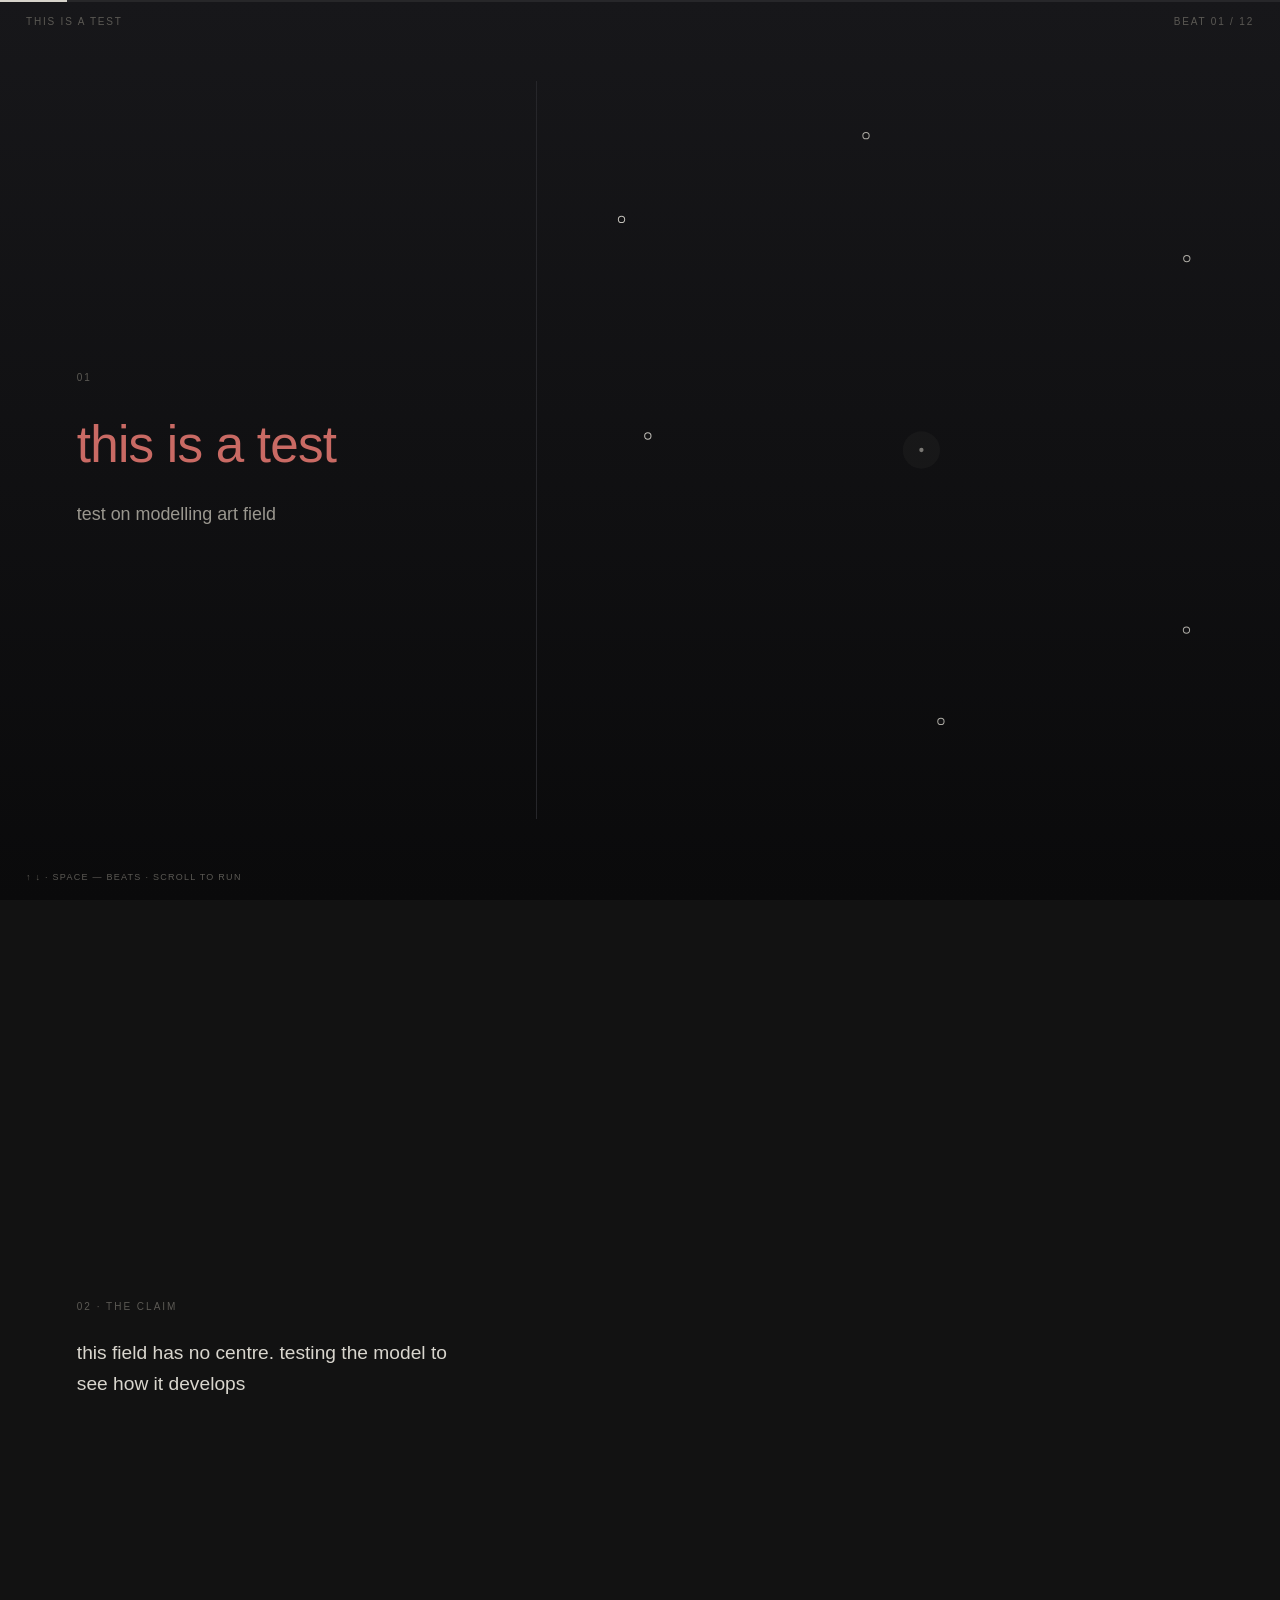
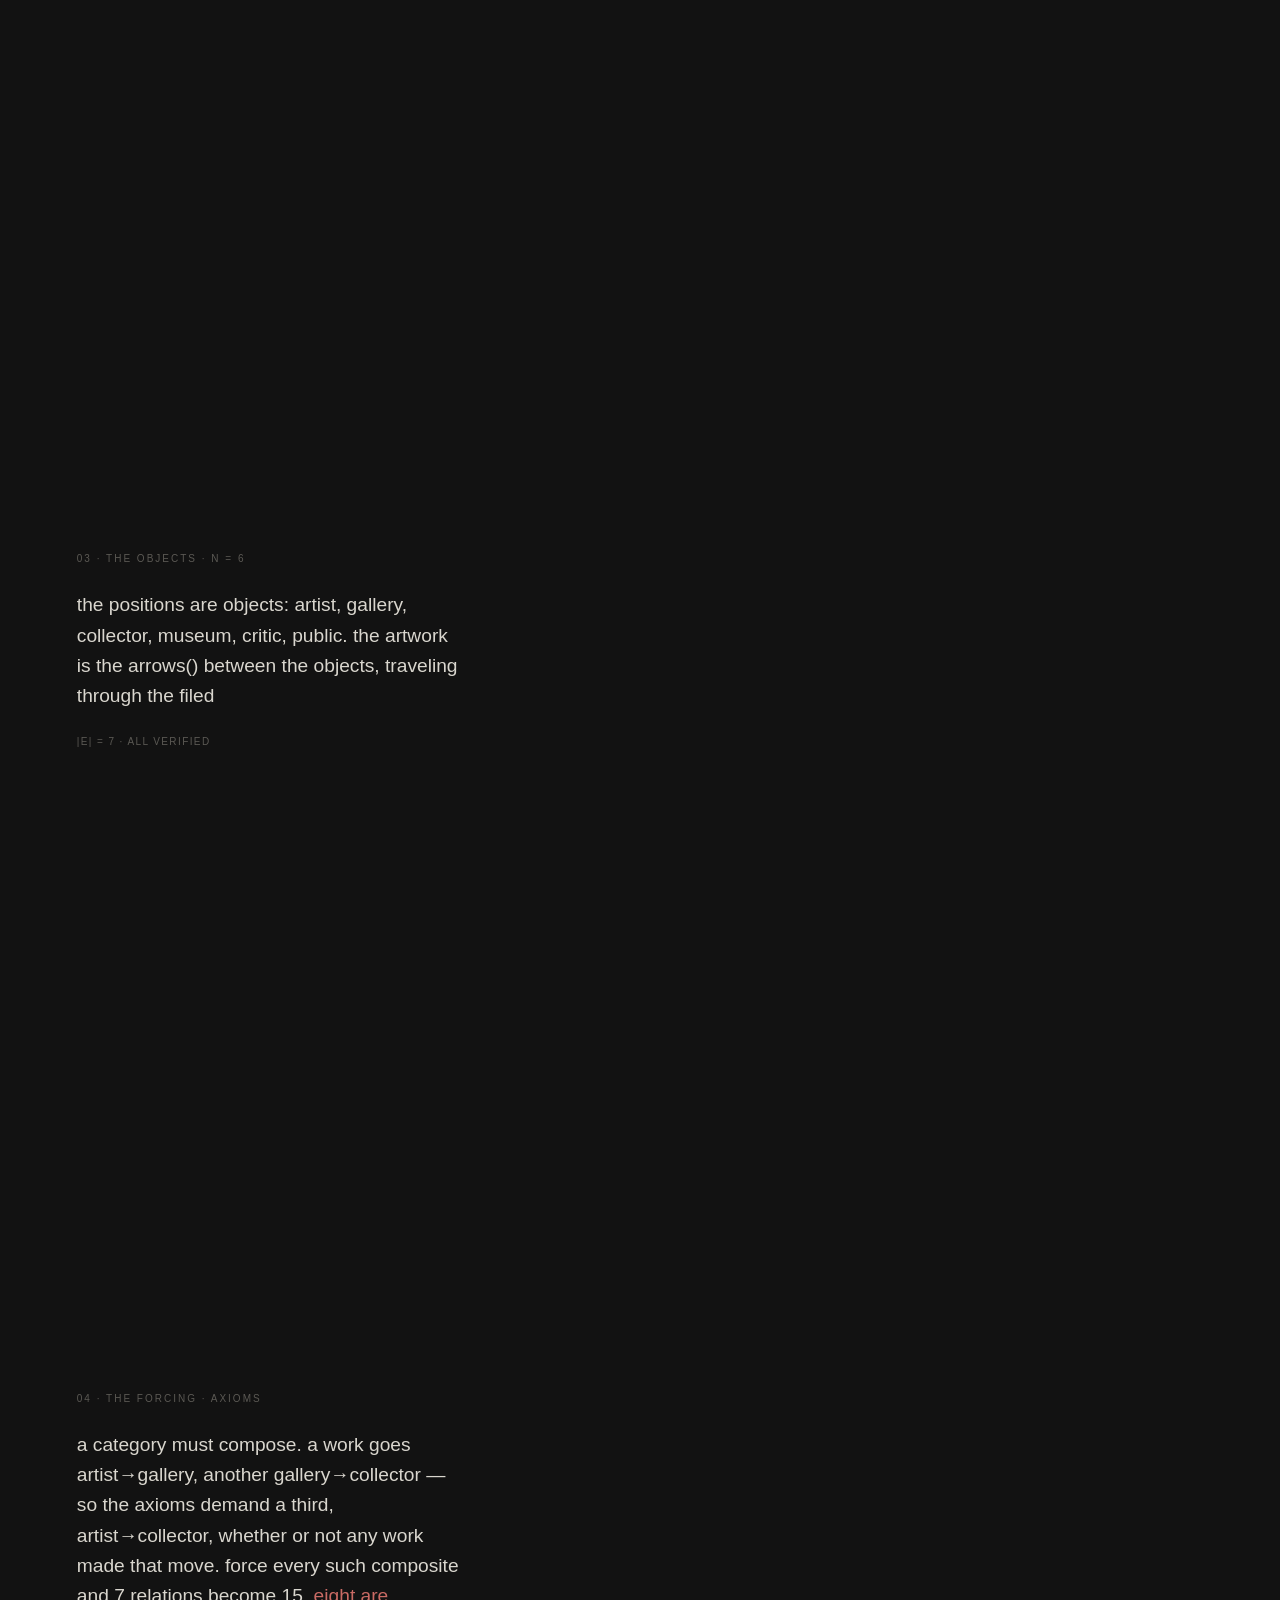
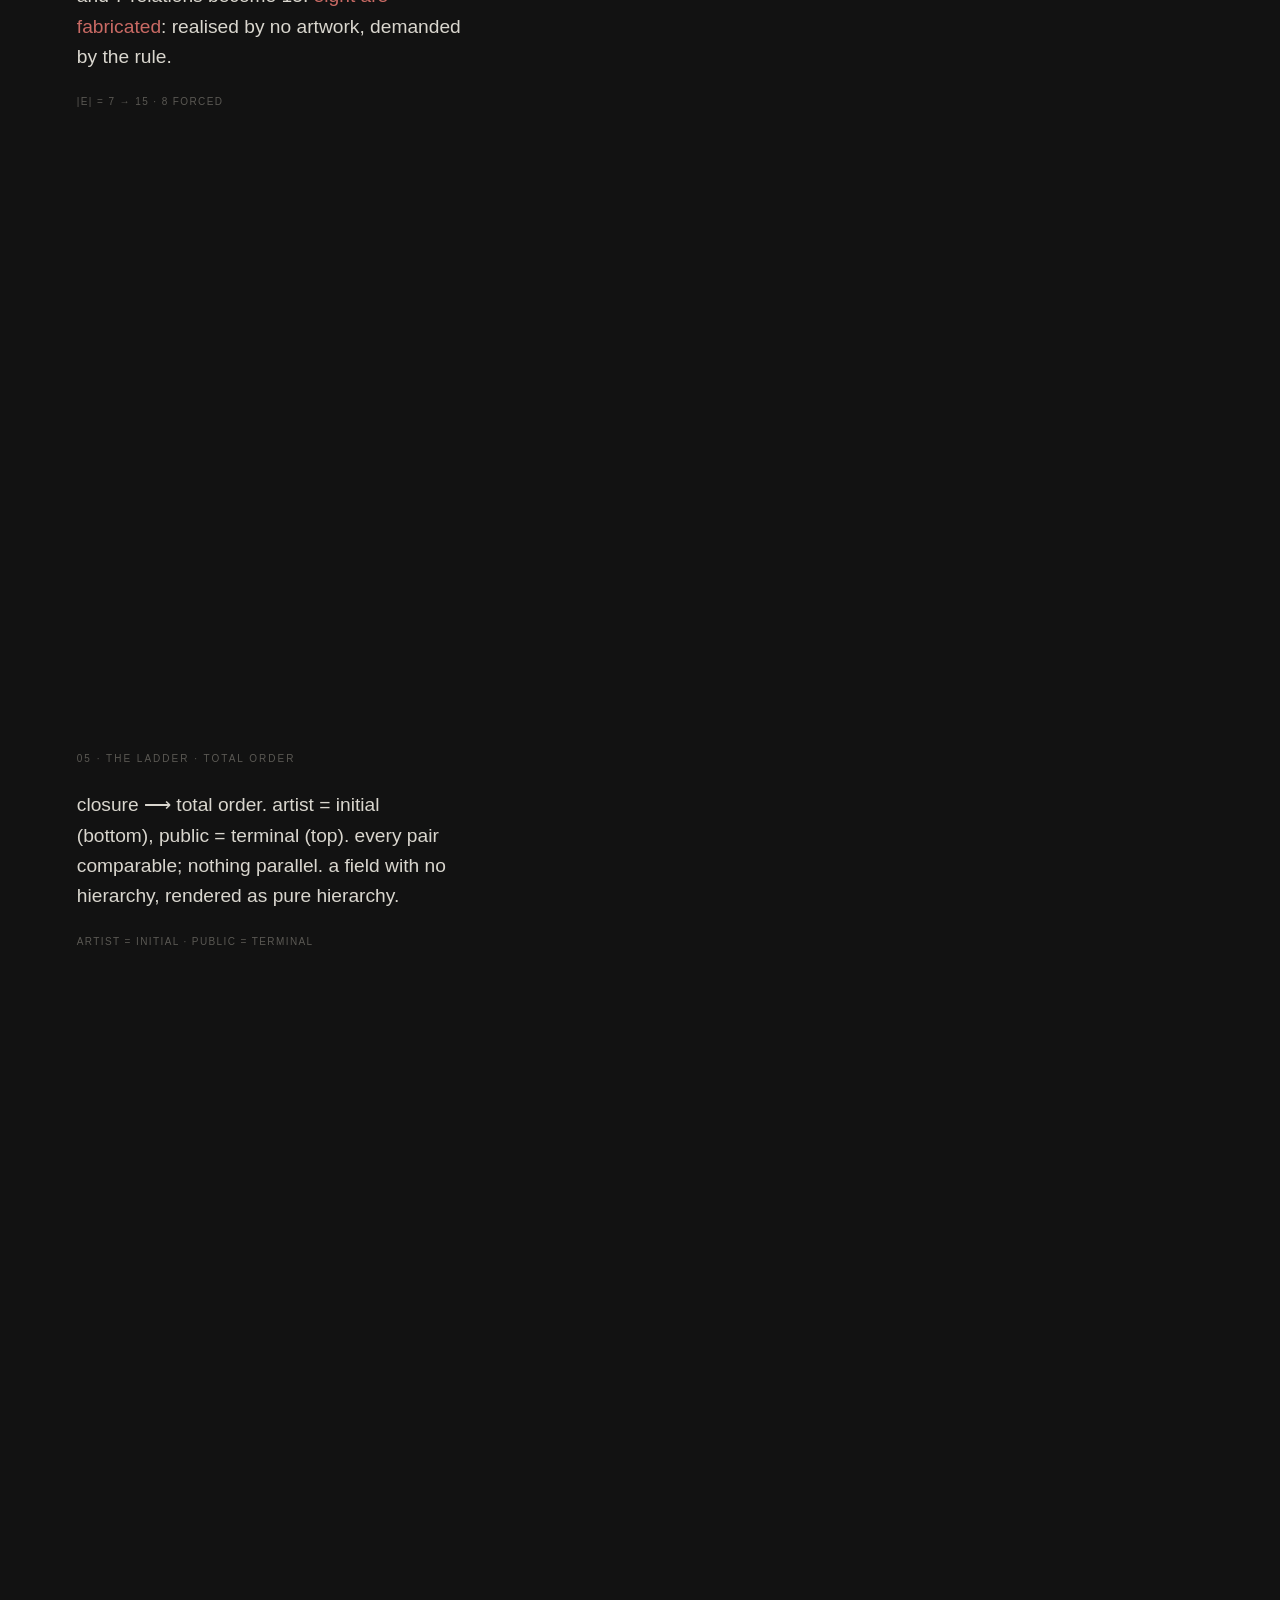
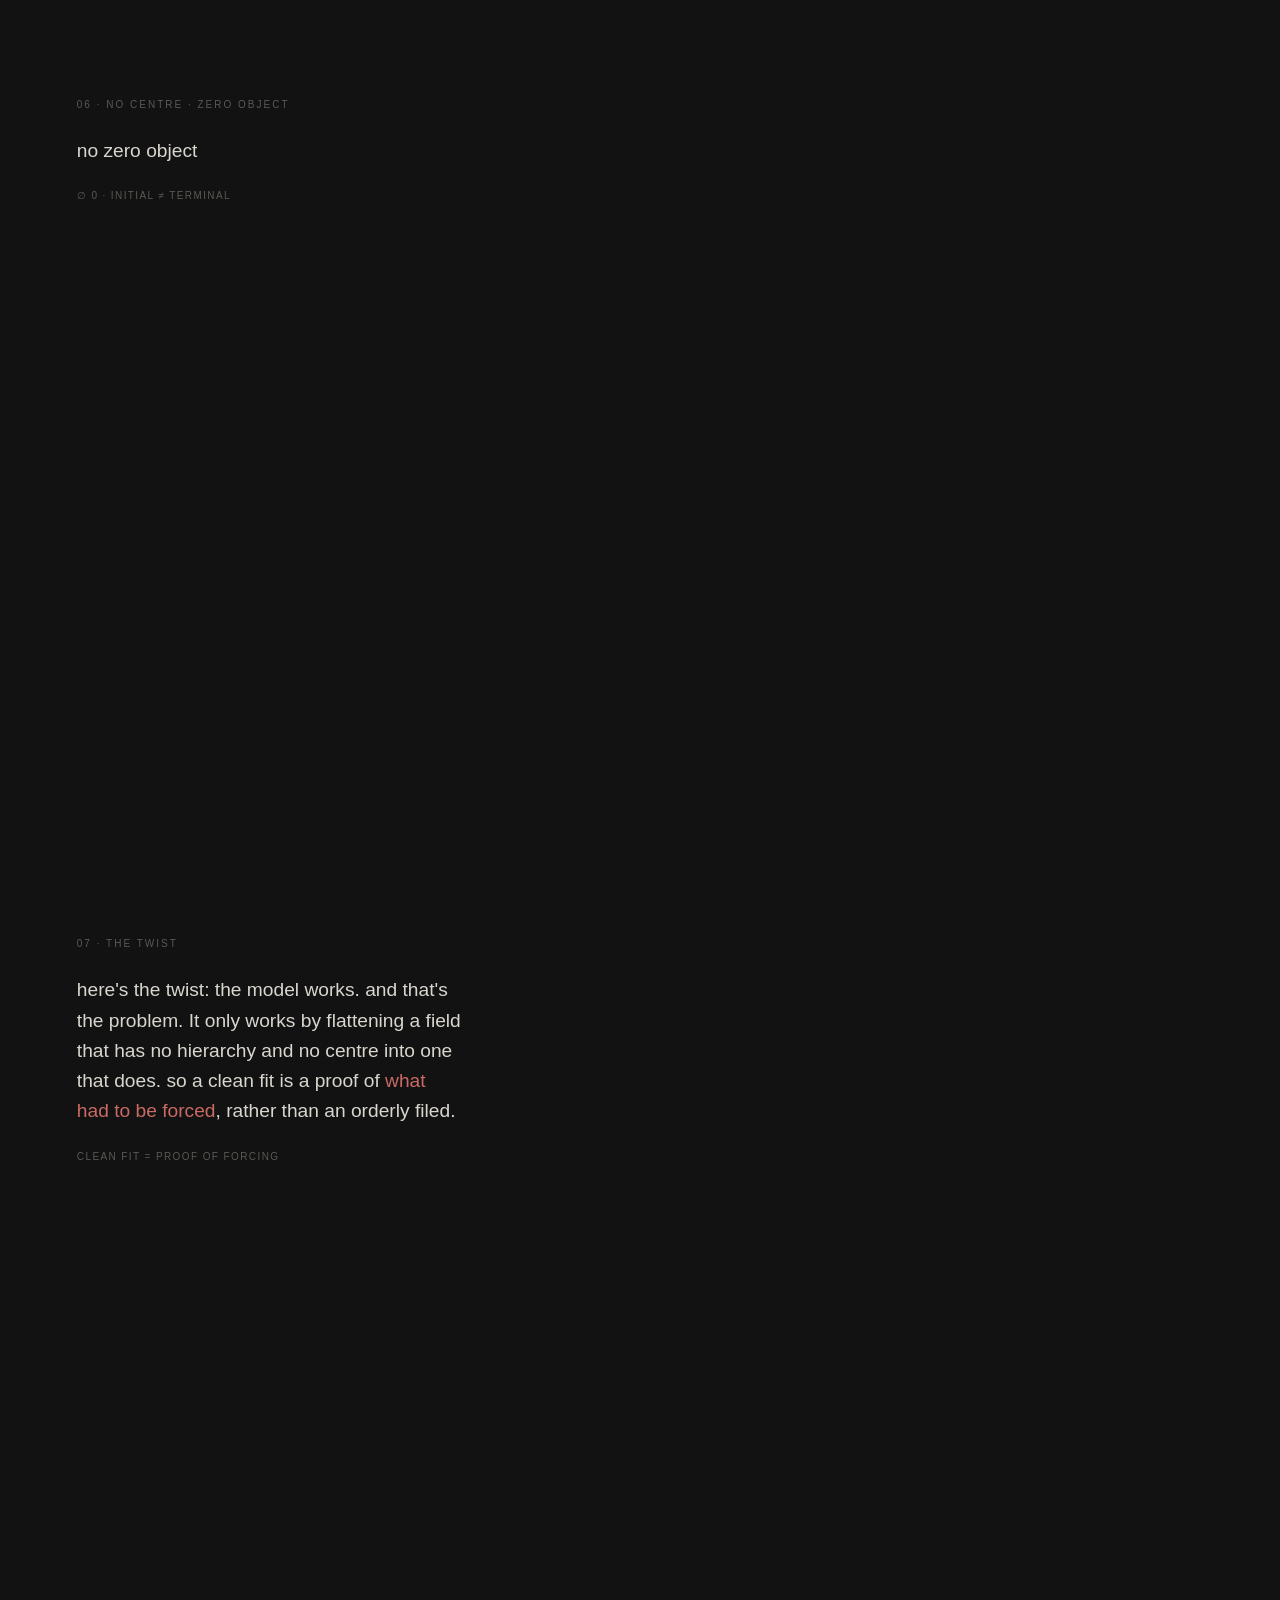
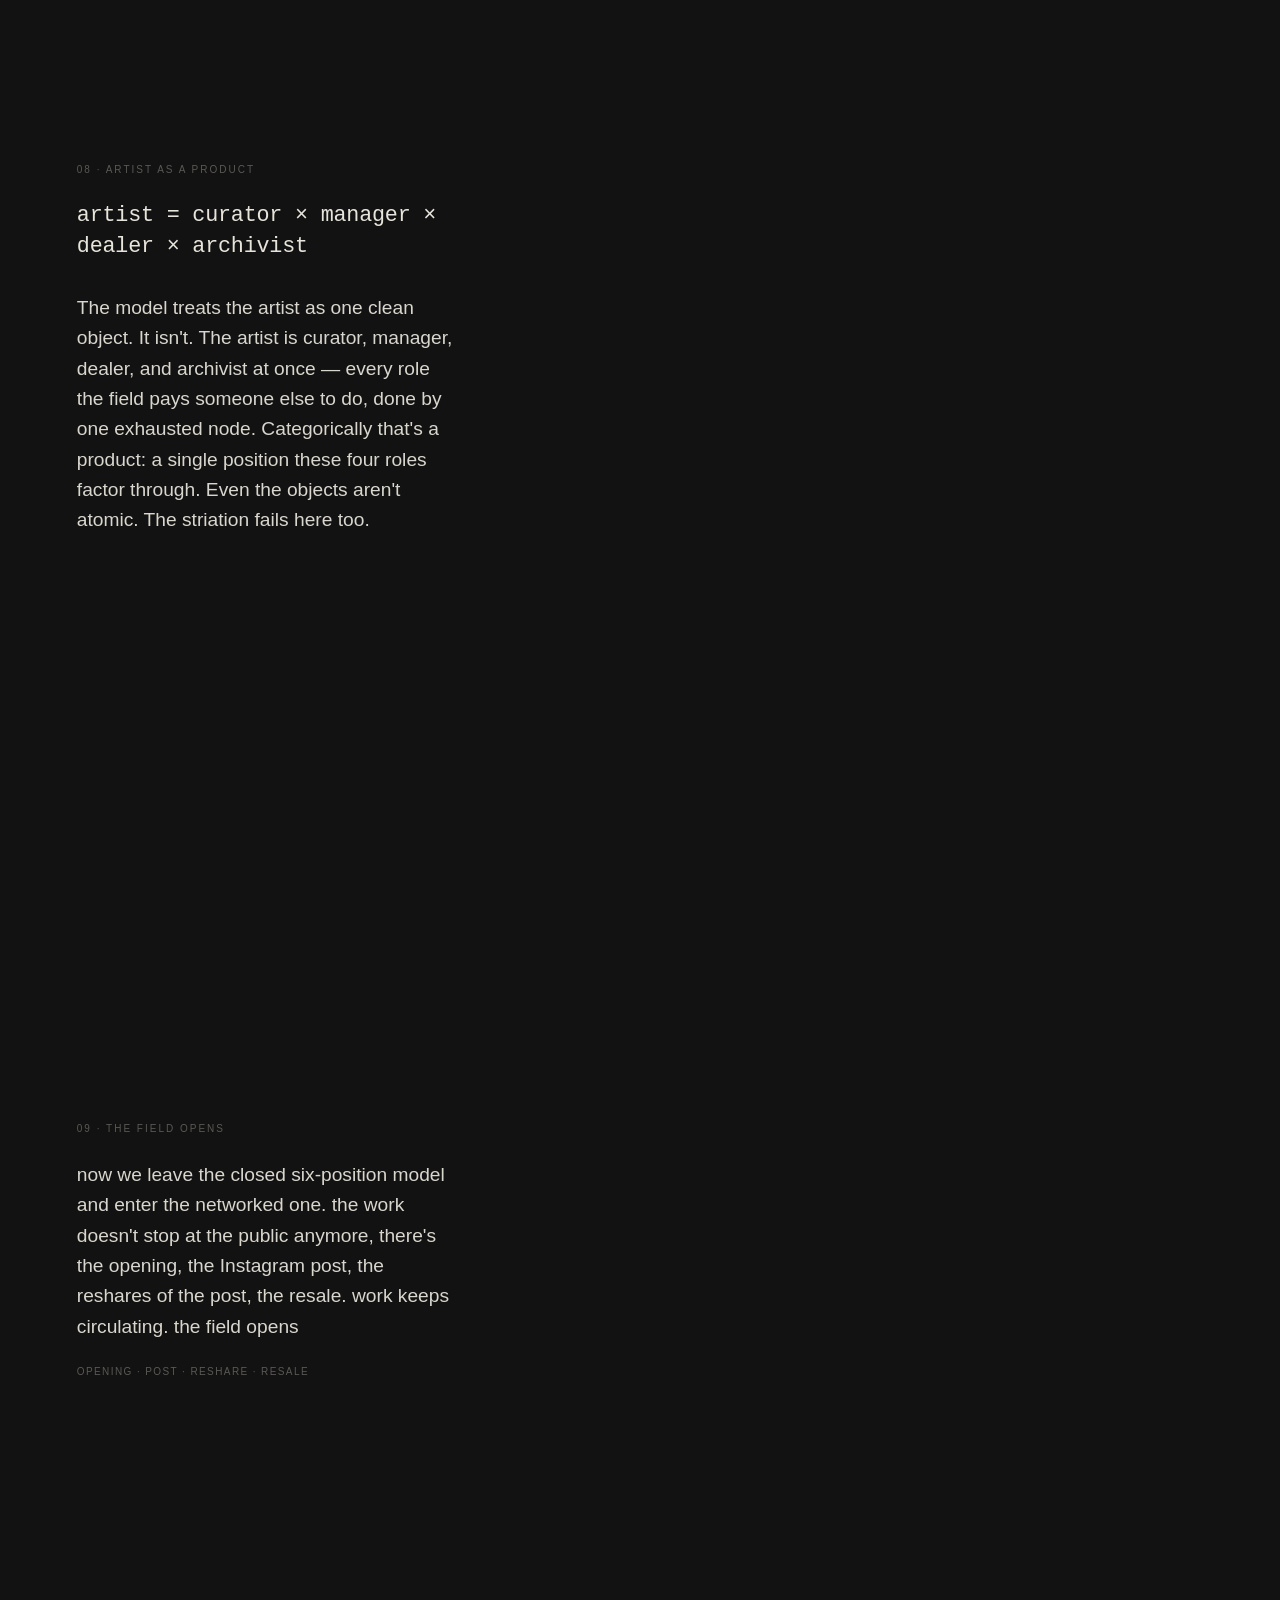
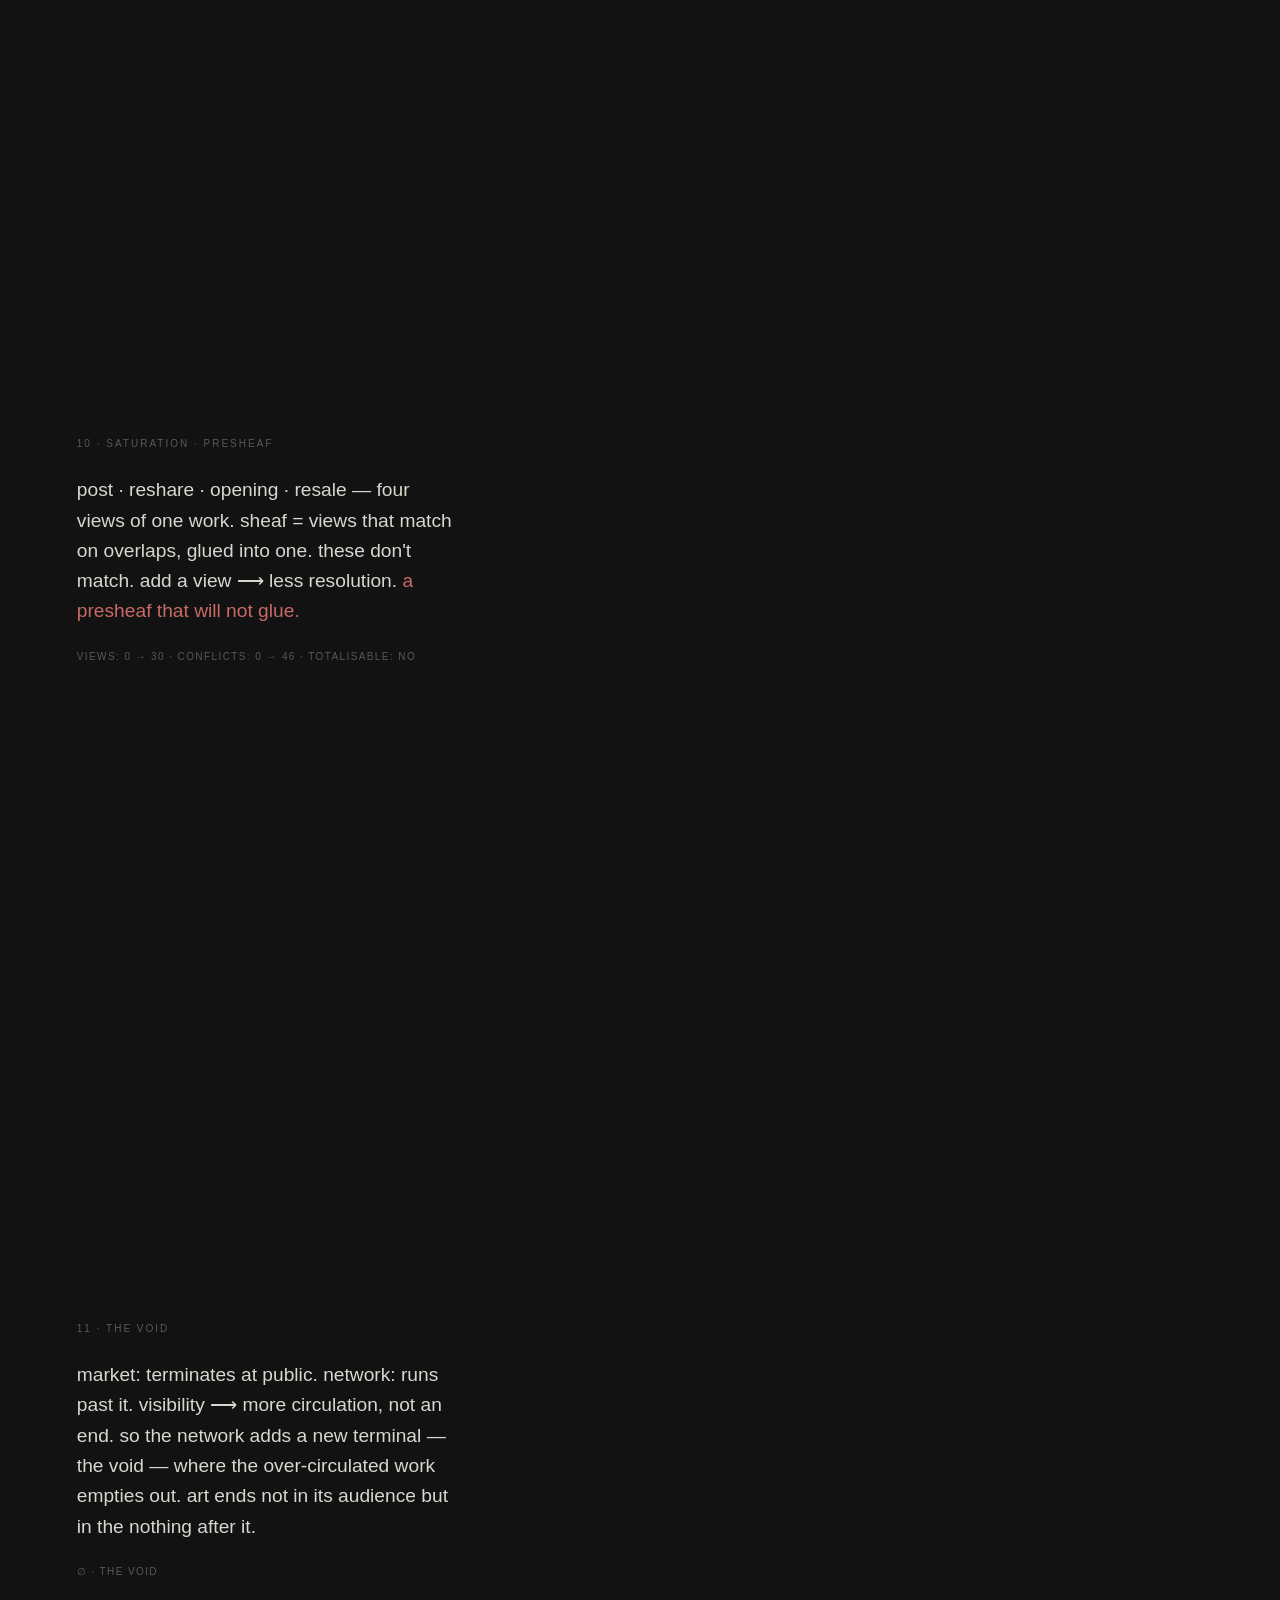
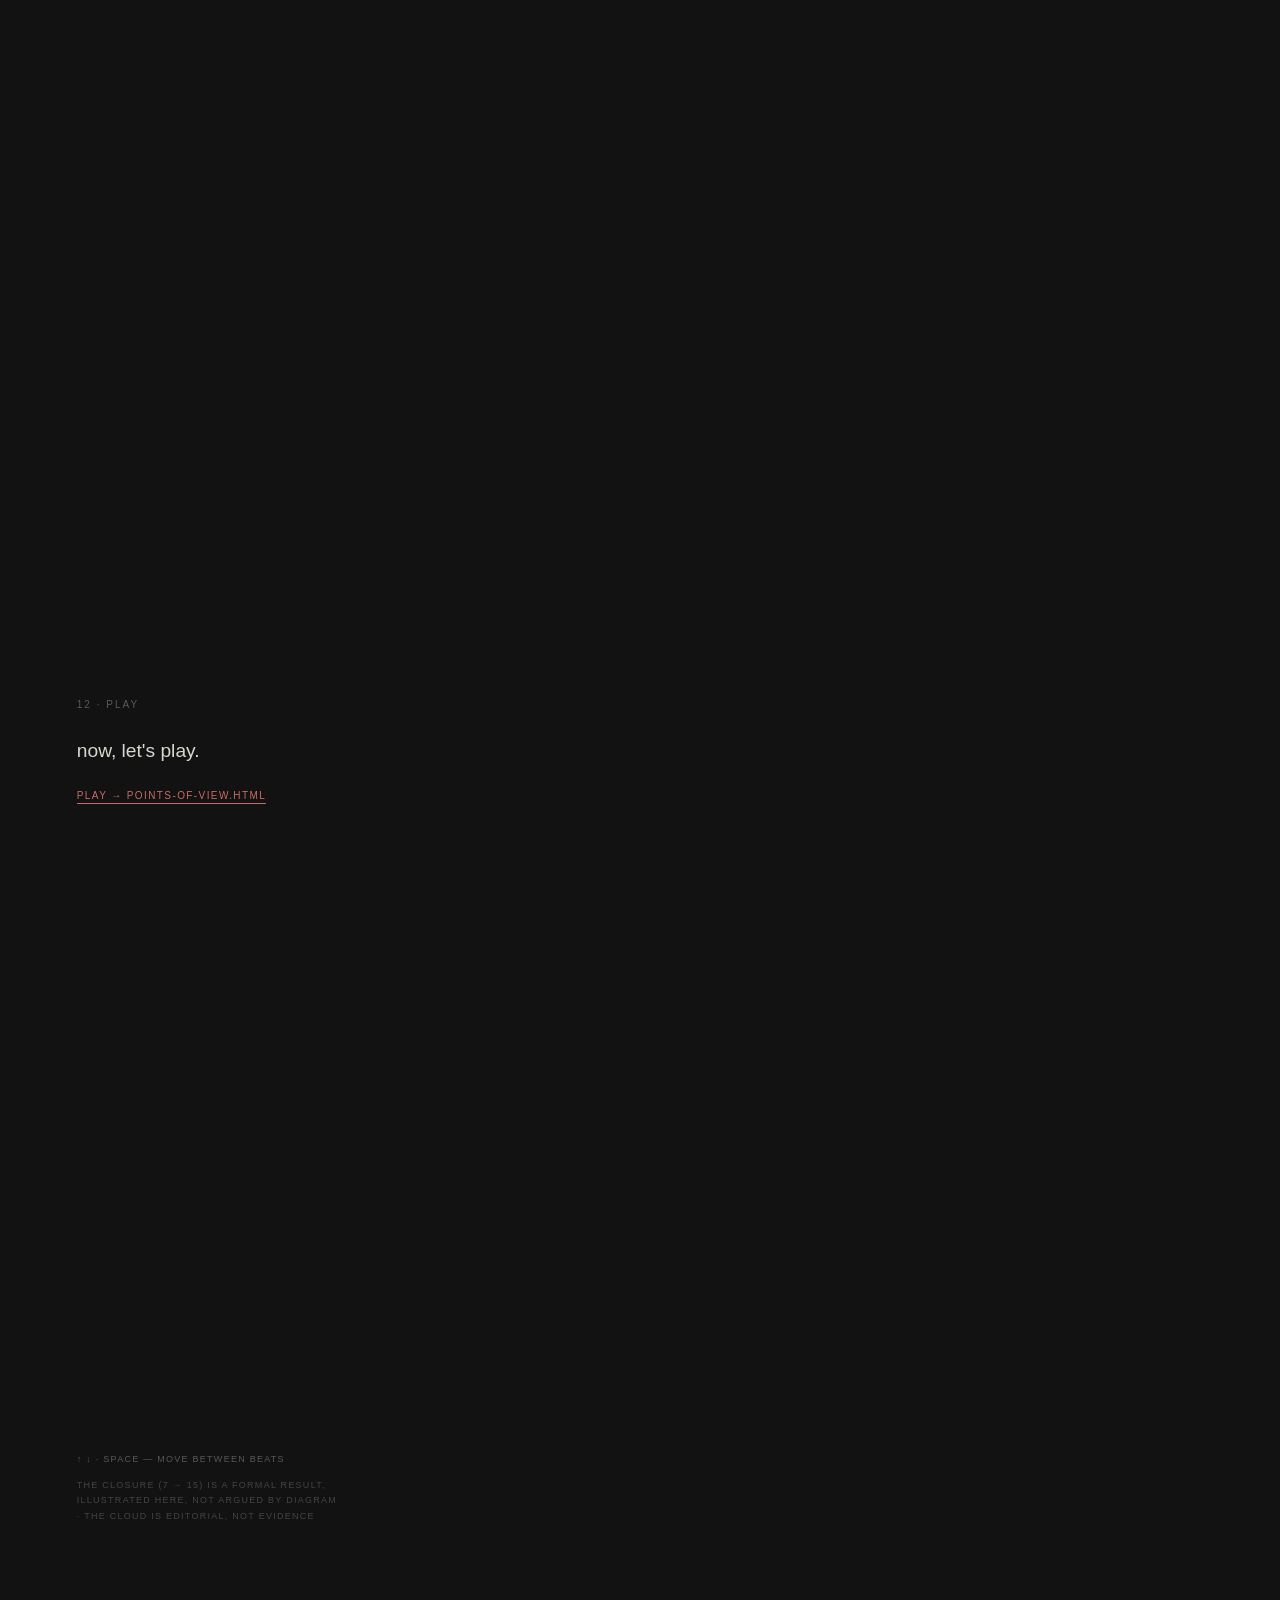
<file: a-test-cartography.html>
<!doctype html>
<html lang="en">
<head>
<meta charset="utf-8">
<meta name="viewport" content="width=device-width, initial-scale=1">
<meta name="color-scheme" content="dark">
<title>this is a test</title>
<style>
  :root{
    --bg0:#141416; --bg1:#0a0a0b;
    --ink:#e7e4dc; --soft:#d9d6ce; --mut:#9a978f; --dim:#5b5954; --hair:#26262a;
    --red:#c96a64; --red-dim:#8a5550;
    --sans:Roboto,-apple-system,BlinkMacSystemFont,'Segoe UI','Helvetica Neue',Arial,sans-serif;
  }
  *{box-sizing:border-box}
  html{scrollbar-color:#2b2b2f #0d0d0e}
  body{
    margin:0;
    background:linear-gradient(180deg,#17171a 0%,#0a0a0b 100%) fixed;
    color:var(--ink);
    font-family:var(--sans);
    -webkit-font-smoothing:antialiased;
  }
  ::selection{background:var(--red);color:#0a0a0b}
  ::-webkit-scrollbar{width:9px}
  ::-webkit-scrollbar-track{background:#0d0d0e}
  ::-webkit-scrollbar-thumb{background:#2b2b2f;border-radius:0}

  #progress{position:fixed;top:0;left:0;right:0;height:2px;background:rgba(231,228,220,.08);z-index:40}
  #progFill{height:100%;width:0%;background:#d6d3ca;transition:none}

  #meta{
    position:fixed;top:16px;left:26px;right:26px;z-index:40;
    display:flex;justify-content:space-between;pointer-events:none;
    font-size:10px;letter-spacing:.18em;color:var(--dim);text-transform:uppercase;
  }

  #hint{
    position:fixed;bottom:18px;left:26px;z-index:40;pointer-events:none;
    font-size:9px;letter-spacing:.14em;color:var(--dim);text-transform:uppercase;
  }

  #stage{position:fixed;inset:0;pointer-events:none;z-index:1}
  #stageSvg{
    position:absolute;top:0;right:0;height:100vh;width:min(56vw,900px);
  }
  #stageSvg text{font-family:var(--sans)}
  #embedWrap{
    position:absolute;top:50%;left:calc(100vw - min(56vw,900px)/2);
    transform:translate(-50%,-50%) scale(.96);
    width:min(40vw,600px);height:min(66vh,680px);
    opacity:0;pointer-events:none;z-index:5;
    border:1px solid var(--hair);
  }
  #embedWrap .win-bar{
    height:34px;display:flex;align-items:center;gap:6px;
    background:#101012;padding:0 12px;border-bottom:1px solid var(--hair);
  }
  #embedWrap .dot{width:7px;height:7px;border-radius:50%;background:#2b2b2f}
  #embedWrap .dot.r{background:var(--red)}
  #embedWrap .win-title{
    margin-left:8px;font-size:9px;letter-spacing:.16em;text-transform:uppercase;color:var(--dim);
  }
  #embedWrap .win-live{
    margin-left:auto;font-size:9px;letter-spacing:.2em;color:var(--red);
  }
  #embedWrap iframe{display:block;width:100%;height:calc(100% - 34px);border:0;background:#fff}
  #stage .hair{
    position:absolute;top:9vh;bottom:9vh;
    right:calc(min(56vw,900px) + 26px);width:1px;background:var(--hair);
  }

  #scroll{position:relative;z-index:2}
  .beat{
    min-height:100vh;display:flex;flex-direction:column;justify-content:center;
    width:min(36vw,540px);padding:0 0 0 6vw;
  }
  .kicker{
    margin:0 0 2.6em;
    font-size:10px;letter-spacing:.2em;
    text-transform:uppercase;color:var(--dim);
  }
  h1{
    margin:0 0 .55em;
    font-weight:400;letter-spacing:-.015em;
    font-size:clamp(34px,4vw,58px);line-height:1.08;
  }
  .sub{
    margin:0;font-size:clamp(16px,1.4vw,19px);
    line-height:1.5;color:var(--mut);max-width:30em;
  }
  .prose{
    margin:0;font-weight:400;
    font-size:clamp(17px,1.5vw,21px);line-height:1.58;color:var(--soft);
  }
  .red{color:var(--red)}
  .formula{
    margin:0 0 1.4em;
    font-family:ui-monospace,'SF Mono','SFMono-Regular',Menlo,Consolas,'Liberation Mono',monospace;
    font-size:clamp(16px,1.7vw,22px);line-height:1.4;letter-spacing:-.01em;color:var(--ink);
  }
  .note{
    margin:2.4em 0 0;font-size:10px;
    letter-spacing:.14em;text-transform:uppercase;color:var(--dim);
  }
  .link{
    color:var(--red);text-decoration:none;
    border-bottom:1px solid var(--red);padding-bottom:2px;
  }
  .link:hover{color:#e08a84;border-color:#e08a84}
  .b0 .kicker{margin-bottom:3.4em}

  footer{
    min-height:46vh;display:flex;flex-direction:column;justify-content:flex-end;
    gap:.9em;padding:0 0 10vh 6vw;width:min(60vw,760px);
  }
  footer p{margin:0;font-size:9px;letter-spacing:.14em;text-transform:uppercase;color:var(--dim)}
  footer p:last-child{color:#45443f;max-width:52ch;line-height:1.7}

  @media (max-width:900px){
    #stageSvg{width:100vw;opacity:.4}
    #stage .hair{display:none}
    #embedWrap{left:50vw;width:min(88vw,600px);height:62vh}
    .beat{
      width:auto;margin:0 7vw;background:rgba(11,11,12,.62);
      padding:18vh 5vw;min-height:100vh;
    }
    footer{padding-left:7vw}
  }
  @media (prefers-reduced-motion:reduce){
    .beat{background:rgba(11,11,12,.85)}
  }
</style>
</head>
<body>

<div id="progress"><div id="progFill"></div></div>
<div id="meta"><span>this is a test</span><span id="beatLabel">Beat 01 / 12</span></div>
<div id="hint">&#8593; &#8595; &#183; space &#8212; beats &#183; scroll to run</div>

<div id="stage" aria-hidden="true">
  <div class="hair"></div>
  <svg id="stageSvg" viewBox="0 0 1000 1000" preserveAspectRatio="xMidYMid meet">
    <g id="gNet"></g>
    <g id="gProd"></g>
    <g id="gCloud"></g>
    <g id="gVoid"></g>
    <g id="gOver"></g>
  </svg>
  <div id="embedWrap">
    <div class="win-bar">
      <span class="dot"></span><span class="dot"></span><span class="dot r"></span>
      <span class="win-title">points-of-view.html</span>
      <span class="win-live">live</span>
    </div>
    <iframe id="embed" title="points-of-view — live embed" sandbox="allow-scripts"></iframe>
  </div>
</div>

<main id="scroll">

  <section class="beat b0" data-beat="0">
    <p class="kicker">01</p>
    <h1 class="red">this is a test</h1>
    <p class="sub">test on modelling art field</p>
  </section>

  <section class="beat" data-beat="1">
    <p class="kicker">02 &#183; the claim</p>
    <p class="prose">this field has no centre. testing the model to see how it develops</p>
  </section>

  <section class="beat" data-beat="2">
    <p class="kicker">03 &#183; the objects &#183; N = 6</p>
    <p class="prose">the positions are objects: artist, gallery, collector, museum, critic, public. the artwork is the arrows() between the objects, traveling through the filed</p>
    <p class="note">|E| = 7 &#183; all verified</p>
  </section>

  <section class="beat" data-beat="3">
    <p class="kicker">04 &#183; the forcing &#183; axioms</p>
    <p class="prose">a category must compose. a work goes artist&#8594;gallery, another gallery&#8594;collector &#8212; so the axioms demand a third, artist&#8594;collector, whether or not any work made that move. force every such composite and 7 relations become 15. <span class="red">eight are fabricated</span>: realised by no artwork, demanded by the rule.</p>
    <p class="note">|E| = 7 &#8594; 15 &#183; 8 forced</p>
  </section>

  <section class="beat" data-beat="4">
    <p class="kicker">05 &#183; the ladder &#183; total order</p>
    <p class="prose">closure &#10230; total order. artist = initial (bottom), public = terminal (top). every pair comparable; nothing parallel. a field with no hierarchy, rendered as pure hierarchy.</p>
    <p class="note">artist = initial &#183; public = terminal</p>
  </section>

  <section class="beat" data-beat="5">
    <p class="kicker">06 &#183; no centre &#183; zero object</p>
    <p class="prose">no zero object</p>
    <p class="note">&#8709; 0 &#183; initial &#8800; terminal</p>
  </section>

  <section class="beat" data-beat="6">
    <p class="kicker">07 &#183; the twist</p>
    <p class="prose">here's the twist: the model works. and that's the problem. It only works by flattening a field that has no hierarchy and no centre into one that does. so a clean fit is a proof of <span class="red">what had to be forced</span>, rather than an orderly filed.</p>
    <p class="note">clean fit = proof of forcing</p>
  </section>

  <section class="beat" data-beat="7">
    <p class="kicker">08 &#183; artist as a product</p>
    <p class="formula">artist = curator &#215; manager &#215; dealer &#215; archivist</p>
    <p class="prose">The model treats the artist as one clean object. It isn't. The artist is curator, manager, dealer, and archivist at once &#8212; every role the field pays someone else to do, done by one exhausted node. Categorically that's a product: a single position these four roles factor through. Even the objects aren't atomic. The striation fails here too.</p>
  </section>

  <section class="beat" data-beat="8">
    <p class="kicker">09 &#183; the field opens</p>
    <p class="prose">now we leave the closed six-position model and enter the networked one. the work doesn't stop at the public anymore, there's the opening, the Instagram post, the reshares of the post, the resale. work keeps circulating. the field opens</p>
    <p class="note">opening &#183; post &#183; reshare &#183; resale</p>
  </section>

  <section class="beat" data-beat="9">
    <p class="kicker">10 &#183; saturation &#183; presheaf</p>
    <p class="prose">post &#183; reshare &#183; opening &#183; resale &#8212; four views of one work. sheaf = views that match on overlaps, glued into one. these don't match. add a view &#10230; less resolution. <span class="red">a presheaf that will not glue.</span></p>
    <p class="note">views: 0 &#8594; 30 &#183; conflicts: 0 &#8594; 46 &#183; totalisable: NO</p>
  </section>

  <section class="beat" data-beat="10">
    <p class="kicker">11 &#183; the void</p>
    <p class="prose">market: terminates at public. network: runs past it. visibility &#10230; more circulation, not an end. so the network adds a new terminal &#8212; the void &#8212; where the over-circulated work empties out. art ends not in its audience but in the nothing after it.</p>
    <p class="note">&#8709; &#183; the void</p>
  </section>

  <section class="beat" data-beat="11">
    <p class="kicker">12 &#183; play</p>
    <p class="prose">now, let's play.</p>
    <p class="note"><a class="link" href="https://anksyee.github.io/publicmaxxxingtest/points-of-view.html" target="_blank" rel="noopener noreferrer">play &#8594; points-of-view.html</a></p>
  </section>

  <footer>
    <p>&#8593; &#8595; &#183; space &#8212; move between beats</p>
    <p>the closure (7 &#8594; 15) is a formal result, illustrated here, not argued by diagram &#183; the cloud is editorial, not evidence</p>
  </footer>

</main>

<script type="text/plain" id="povB64">[base64]/[base64]/ICcjYzk2YTY0JyA6ICcjN2Q3ZDc2JzsgdyA9IDAuOTsgfQogICAgaWYobC5raW5kPT09J2RyYWluJyl7CiAgICAgIGNvbCA9IHZvaWRlZCA/[base64]/[base64]/ICcjYzk2YTY0JyA6IChtdXRlZCA/ICcjYzZjNmMwJyA6ICcjNmI2YjY1Jyk7CiAgICAgIHIgPSBuLmNvbmZsaWN0ICYmICFtdXRlZCA/[base64]/MS4wOjApKSAqIGNhbS56b29tOwogICAgICBlbHNlIHJweCA9ICh2b2lkZWQ/Ny41OjIuMSkgKiBjYW0uem9vbTsKICAgICAgY3R4LmZvbnQgPSAnNjAwIDEycHggJytNT05POwogICAgICBjb25zdCBsYmwgPSBuLmxhYmVsLnRvVXBwZXJDYXNlKCk7CiAgICAgIGNvbnN0IGJhc2VsaW5lID0gbi5pZD09PSd2b2lkJyA/[base64]/[base64]/[base64]/ICdOTycgOiAnWUVTJzsKICAgIHN0LmNsYXNzTmFtZSA9IEs+MCA/[base64]</script>

<script>
(function(){
'use strict';

var NS='http://www.w3.org/2000/svg';
var REDUCED = window.matchMedia && window.matchMedia('(prefers-reduced-motion: reduce)').matches;
var clamp01=function(x){return x<0?0:x>1?1:x;};
var lerp=function(a,b,t){return a+(b-a)*t;};
var easeOut=function(t){return 1-Math.pow(1-t,3);};
var easeInOut=function(t){return t<0.5?4*t*t*t:1-Math.pow(-2*t+2,3)/2;};
function el(tag,attrs,parent){
  var n=document.createElementNS(NS,tag);
  for(var k in attrs){n.setAttribute(k,attrs[k]);}
  if(parent){parent.appendChild(n);}
  return n;
}

var svg=document.getElementById('stageSvg');
var gNet=document.getElementById('gNet');
var gProd=document.getElementById('gProd');
var gCloud=document.getElementById('gCloud');
var gVoid=document.getElementById('gVoid');
var gOver=document.getElementById('gOver');

var KEYS=['artist','gallery','collector','museum','critic','public'];
var POS={
  artist:  {drift:[70,180],  scatter:[150,830], ladder:[500,880]},
  gallery: {drift:[430,70],  scatter:[420,610], ladder:[500,752]},
  collector:{drift:[880,220],scatter:[690,800], ladder:[500,624]},
  museum:  {drift:[860,760], scatter:[830,430], ladder:[500,496]},
  critic:  {drift:[520,880], scatter:[620,170], ladder:[500,368]},
  public:  {drift:[130,470], scatter:[250,260], ladder:[500,240]}
};
var VOID=[500,110];

var SOLID=[[0,1],[1,2],[1,3],[2,3],[3,4],[3,5],[4,5]];
var COMPOSITE=[[0,2],[0,3],[0,4],[0,5],[1,4],[1,5],[2,4],[2,5]];

var nodeEls={};
KEYS.forEach(function(k,idx){
  var g=el('g',{},gNet);
  var c=el('circle',{r:9,fill:'#141416',stroke:'#d6d3ca','stroke-width':1.4},g);
  var l=el('text',{fill:'#b9b6ad','font-size':13,x:0,y:0},g);
  l.textContent=k;
  nodeEls[k]={g:g,c:c,l:l,idx:idx};
});

var edges=[];
function makeEdge(a,b,kind){
  var g=el('g',{},gNet);
  var p=el('path',{fill:'none','stroke-linecap':'round'},g);
  var ar=el('polygon',{fill:kind==='composite'?'#c96a64':'#d6d3ca'},g);
  var P1=POS[KEYS[a]].scatter, P2=POS[KEYS[b]].scatter;
  p.setAttribute('d','M'+P1[0]+','+P1[1]+' L'+P2[0]+','+P2[1]);
  edges.push({a:a,b:b,kind:kind,path:p,arrow:ar,g:g,len:0});
}
SOLID.forEach(function(e){makeEdge(e[0],e[1],'solid');});
COMPOSITE.forEach(function(e){makeEdge(e[0],e[1],'composite');});
edges.forEach(function(e){e.len=e.path.getTotalLength();});

var seed=987654321;
function rnd(){seed=(seed*16807)%2147483647;return seed/2147483647;}

var PLATS=['opening','post','reshare','resale'];
var VIEWS=[];
for(var pi=0;pi<6;pi++){
  for(var vi=0;vi<5;vi++){
    var r1=rnd();
    VIEWS.push({
      parent:pi,i:vi,
      ang:(vi/5)*Math.PI*2+r1*0.8,
      rad:64+rnd()*42,
      sp:0.4+rnd()*1.0,
      ph:rnd()*6.28,
      label:PLATS[(vi+pi)%4],
      drainStart:9.02+rnd()*0.45,
      app:8.02+VIEWS.length*0.017
    });
  }
}
var CONFLICTS=[];
var seen={};
var tries=0;
while(CONFLICTS.length<46&&tries<4000){
  tries++;
  var a=Math.floor(rnd()*VIEWS.length),b=Math.floor(rnd()*VIEWS.length);
  if(a===b)continue;
  if(VIEWS[a].parent===VIEWS[b].parent)continue;
  var k=a<b?a+'_'+b:b+'_'+a;
  if(seen[k])continue;
  seen[k]=1;
  CONFLICTS.push({a:a,b:b,sp:0.7+rnd()*1.6,ph:rnd()*6.28,app:8.1+CONFLICTS.length*0.016,line:null});
}
VIEWS.forEach(function(v){
  var g=el('g',{},gCloud);
  var rect=el('rect',{x:0,y:0,width:7,height:7,fill:'#1c1c1f',stroke:'#8f8d86','stroke-width':1},g);
  var lab=el('text',{fill:'#8f8d86','font-size':8,x:0,y:0},g);
  lab.textContent=v.label;
  v.rect=rect;v.lab=lab;
});
CONFLICTS.forEach(function(c){
  c.line=el('line',{stroke:'#c96a64','stroke-width':1,'stroke-dasharray':'4 4'},gCloud);
});

var BUD_DEFS=[
  [380,170,'opening'],
  [510,140,'post'],
  [630,170,'reshare'],
  [445,80,'resale']
];
var buds=BUD_DEFS.map(function(bd,i){
  var g=el('g',{opacity:0},gCloud);
  var stem=el('line',{x1:500,y1:240,x2:bd[0],y2:bd[1],stroke:'#6b6963','stroke-width':1,'stroke-dasharray':'4 4',opacity:.4},g);
  var rect=el('rect',{x:0,y:0,width:7,height:7,fill:'#1c1c1f',stroke:'#9a978f','stroke-width':1},g);
  var lab=el('text',{fill:'#9a978f','font-size':8,x:0,y:0},g);
  lab.textContent=bd[2];
  return {g:g,stem:stem,rect:rect,lab:lab,x:bd[0],y:bd[1],ph:i*1.7};
});

var PROD_ARTIST=[500,300];
var PROD_ROLES=[
  {label:'curator',  x:250,y:600},
  {label:'manager',  x:417,y:600},
  {label:'dealer',   x:583,y:600},
  {label:'archivist',x:750,y:600}
];
var PROD_GLOSS=[
  'anything that performs all four is, by definition, an artist \u2014',
  'the position these roles factor through.'
];
var prod={roles:[],arrows:[],gloss:[]};
var prodArtist=el('g',{opacity:0},gProd);
el('circle',{cx:PROD_ARTIST[0],cy:PROD_ARTIST[1],r:36,fill:'none',stroke:'#d6d3ca','stroke-width':1.2,opacity:.55},prodArtist);
el('circle',{cx:PROD_ARTIST[0],cy:PROD_ARTIST[1],r:24,fill:'#141416',stroke:'#efece3','stroke-width':3},prodArtist);
var prodArtistLab=el('text',{x:PROD_ARTIST[0],y:PROD_ARTIST[1]-54,'text-anchor':'middle','font-size':26,fill:'#e7e4dc'},prodArtist);
prodArtistLab.textContent='artist';
PROD_ROLES.forEach(function(r){
  var g=el('g',{opacity:0},gProd);
  el('circle',{cx:r.x,cy:r.y,r:18,fill:'#141416',stroke:'#d6d3ca','stroke-width':1.6},g);
  var lab=el('text',{x:r.x,y:r.y+52,'text-anchor':'middle','font-size':20,fill:'#b9b6ad'},g);
  lab.textContent=r.label;
  prod.roles.push({g:g});
});
var PROD_SUBS='\u2081\u2082\u2083\u2084';
PROD_ROLES.forEach(function(r,i){
  var ax=PROD_ARTIST[0],ay=PROD_ARTIST[1];
  var dx=r.x-ax,dy=r.y-ay;
  var L=Math.hypot(dx,dy)||1;
  var ux=dx/L,uy=dy/L;
  var sx=ax+ux*38,sy=ay+uy*38;
  var ex=r.x-ux*24,ey=r.y-uy*24;
  var g=el('g',{opacity:0},gProd);
  var path=el('path',{d:'M'+sx+','+sy+' L'+ex+','+ey,fill:'none',stroke:'#c96a64','stroke-width':2.2,'stroke-linecap':'round'},g);
  var arrow=el('polygon',{points:arrowPts(sx,sy,sx,sy,ex,ey),fill:'#c96a64'},g);
  var mx=(sx+ex)/2,my=(sy+ey)/2;
  var lab=el('text',{x:mx-uy*28,y:my+ux*28,'text-anchor':'middle','font-size':15,fill:'#c96a64',opacity:0},g);
  lab.textContent='\u03c0'+PROD_SUBS.charAt(i);
  prod.arrows.push({g:g,path:path,arrow:arrow,lab:lab,len:path.getTotalLength()});
});
PROD_GLOSS.forEach(function(line,i){
  var t=el('text',{x:500,y:706+i*28,'text-anchor':'middle','font-size':16,fill:'#6b6963',opacity:0},gProd);
  t.textContent=line;
  prod.gloss.push(t);
});

var titlePt=el('circle',{r:3,fill:'#d6d3ca',cx:500,cy:500,opacity:0},gOver);
var titleHalo=el('circle',{r:26,fill:'rgba(214,211,202,0.05)',cx:500,cy:500,opacity:0},gOver);

var counterTxt=el('text',{x:966,y:80,'text-anchor':'end','font-size':26,fill:'#d6d3ca',opacity:0},gOver);
var counterSub=el('text',{x:966,y:104,'text-anchor':'end','font-size':11,fill:'#c96a64',opacity:0},gOver);
counterSub.textContent='8 fabricated · realised by no artwork';

var verdictTxt=el('text',{x:500,y:952,'text-anchor':'middle','font-size':10,fill:'#8f8d86',opacity:0},gOver);
verdictTxt.textContent='clean fit = proof of forcing';

var tagInit=el('text',{x:452,y:884,'text-anchor':'end','font-size':10,fill:'#efece3',opacity:0},gOver);
tagInit.textContent='initial';
var tagTerm=el('text',{x:452,y:244,'text-anchor':'end','font-size':10,fill:'#efece3',opacity:0},gOver);
tagTerm.textContent='terminal';

var phant=el('g',{opacity:0},gOver);
el('circle',{cx:795,cy:560,r:15,fill:'none',stroke:'#6b6963','stroke-width':1,'stroke-dasharray':'4 4'},phant);
var phantLab=el('text',{x:795,y:588,'text-anchor':'middle','font-size':9,fill:'#6b6963'},phant);
phantLab.textContent='centre — absent';

var hud=el('g',{opacity:0},gOver);
var hudStatus=el('text',{x:34,y:80,'font-size':15,fill:'#c96a64'},hud);
hudStatus.textContent='totalisable: NO';
var hudLabel=el('text',{x:34,y:114,'font-size':9,fill:'#8f8d86'},hud);
hudLabel.textContent='non-totalisability';
var hudBg=el('rect',{x:34,y:120,width:170,height:3,fill:'#26262a'},hud);
var hudBar=el('rect',{x:34,y:120,width:0,height:3,fill:'#c96a64'},hud);
var hudPct=el('text',{x:214,y:124,'font-size':9,fill:'#8f8d86'},hud);
var hudCounts=el('text',{x:34,y:150,'font-size':9,fill:'#8f8d86'},hud);
hudCounts.textContent='views 0 · conflicts 0';

var voidG=el('g',{opacity:0},gVoid);
var voidArrow=el('path',{fill:'none',stroke:'#6b6963','stroke-width':1,'stroke-dasharray':'4 4',d:'M500,240 Q500,176 500,112'},voidG);
var voidHalo=el('circle',{cx:500,cy:110,r:30,fill:'rgba(201,106,100,0.06)'},voidG);
var voidNode=el('circle',{cx:500,cy:110,r:11,fill:'#060607',stroke:'#3f3e3c','stroke-width':1},voidG);
var voidLab=el('text',{x:500,y:138,'text-anchor':'middle','font-size':9,fill:'#6b6963'},voidG);
voidLab.textContent='∅ · the void';

function arrowPts(ax,ay,cx,cy,bx,by){
  var dx=bx-cx,dy=by-cy;
  var L=Math.hypot(dx,dy)||1;dx/=L;dy/=L;
  var s=9,w=3.6;
  return bx+','+by+' '+(bx-dx*s-dy*w/2)+','+(by-dy*s+dx*w/2)+' '+(bx-dx*s+dy*w/2)+','+(by-dy*s-dx*w/2);
}
function edgeGeo(e,ax,ay,bx,by,m5,pulse){
  var mx=(ax+bx)/2,my=(ay+by)/2;
  var dx=bx-ax,dy=by-ay;
  var L=Math.hypot(dx,dy)||1;
  var px=-dy/L,py=dx/L;
  var cx,cy;
  if(e.kind==='solid'){
    var b1=40*(1-m5);
    cx=mx+px*b1;cy=my+py*b1;
  }else{
    var b2=46*(1-m5);
    var arc=150*m5+(pulse?pulse*6:0);
    cx=mx+px*b2+arc;cy=my+py*b2;
  }
  return {d:'M'+ax+','+ay+' Q'+cx+','+cy+' '+bx+','+by,c:[cx,cy]};
}

var beats=Array.prototype.slice.call(document.querySelectorAll('.beat'));
var target=0;
var display=0;
var meterAccum=0;
var spread=0;
var lastT=performance.now();
var progFill=document.getElementById('progFill');
var beatLabel=document.getElementById('beatLabel');
var embedWrap=document.getElementById('embedWrap');
var povB64=document.getElementById('povB64');
if(embedWrap&&povB64){
  var b64=povB64.textContent.trim();
  if(b64){
    var bin=atob(b64);
    var u=new Uint8Array(bin.length);
    for(var i=0;i<bin.length;i++){u[i]=bin.charCodeAt(i);}
    document.getElementById('embed').srcdoc=new TextDecoder('utf-8').decode(u);
  }
}

var io=new IntersectionObserver(function(entries){
  entries.forEach(function(en){
    if(en.isIntersecting){
      target=parseInt(en.target.getAttribute('data-beat'),10);
    }
  });
},{rootMargin:'-42% 0px -42% 0px',threshold:0});
beats.forEach(function(b){io.observe(b);});

function jump(i){
  i=Math.max(0,Math.min(11,i));
  target=i;
  beats[i].scrollIntoView({behavior:REDUCED?'auto':'smooth',block:'start'});
}
window.addEventListener('keydown',function(e){
  var k=e.key;
  if(k==='ArrowDown'||k==='ArrowRight'||k==='PageDown'||k===' '||k==='Spacebar'){
    e.preventDefault();jump(target+1);
  }else if(k==='ArrowUp'||k==='ArrowLeft'||k==='PageUp'){
    e.preventDefault();jump(target-1);
  }else if(k==='Home'){
    e.preventDefault();jump(0);
  }else if(k==='End'){
    e.preventDefault();jump(11);
  }
});

function render(d,t,dt){
  if(d>8.05&&d<9.06){
    meterAccum=Math.min(meterAccum+dt*0.05,0.97);
    spread=Math.min(spread+dt*4,80);
  }

  var settle=easeOut(clamp01((d-1)/0.9));
  var m5=easeInOut(clamp01((d-3)/1));
  var hl=clamp01((d-4)/0.5);
  var dim8=clamp01((d-8)/0.4);
  var g6=clamp01((d-5)/0.9);
  var artFade=clamp01((d-6)/0.4)*(1-clamp01((d-6.95)/0.35));
  gNet.setAttribute('filter',g6>0.001?('grayscale('+(0.6*g6).toFixed(3)+') saturate('+(1-0.6*g6).toFixed(3)+') brightness('+(1-0.08*g6).toFixed(3)+')'):'none');
  gNet.setAttribute('opacity',((1-0.62*dim8)*(1-0.93*artFade)).toFixed(3));

  var wob=REDUCED?0:1;
  var nodePos={},drainP={};
  KEYS.forEach(function(k,idx){
    var P=POS[k];
    var wx=Math.sin(t*0.6+idx*1.7)*13*wob*(1-settle);
    var wy=Math.cos(t*0.5+idx*2.3)*13*wob*(1-settle);
    var x=lerp(P.drift[0]+wx,P.scatter[0],settle);
    var y=lerp(P.drift[1]+wy,P.scatter[1],settle);
    x=lerp(x,P.ladder[0],m5);
    y=lerp(y,P.ladder[1],m5);
    var drain=clamp01((d-(9.15+idx*0.07))/0.4);
    if(drain>0){x=lerp(x,VOID[0],drain);y=lerp(y,VOID[1],drain);}
    nodePos[k]=[x,y];drainP[k]=drain;
  });

  var appear=clamp01((d-0.1)/0.6);
  KEYS.forEach(function(k,idx){
    var e=nodeEls[k];
    var p=nodePos[k];
    var isHL=(k==='artist'||k==='public');
    var r=(4.4+4.6*clamp01((d-0.7)/0.9))*(1-0.5*drainP[k])+(isHL?1.6*hl:0);
    e.c.setAttribute('cx',p[0]);e.c.setAttribute('cy',p[1]);e.c.setAttribute('r',r.toFixed(2));
    e.c.setAttribute('opacity',(appear*(1-0.55*dim8)*(1-drainP[k])).toFixed(3));
    e.c.setAttribute('stroke',isHL?'#efece3':'#d6d3ca');
    e.c.setAttribute('stroke-width',(1.4+(isHL?0.9*hl:0)).toFixed(2));
    e.l.setAttribute('x',p[0]+15);e.l.setAttribute('y',p[1]+4);
    e.l.setAttribute('opacity',(clamp01((d-1.12)/0.38)*appear*(1-0.6*dim8)*(1-drainP[k])).toFixed(3));
  });

  var dwell5=Math.max(0,1-Math.abs(d-4)*1.1);
  var pulse=REDUCED?0:Math.sin(t*0.9)*dwell5;
  edges.forEach(function(e){
    var a=nodePos[KEYS[e.a]],b=nodePos[KEYS[e.b]];
    var g=edgeGeo(e,a[0],a[1],b[0],b[1],m5,pulse);
    e.path.setAttribute('d',g.d);
    e.arrow.setAttribute('points',arrowPts(a[0],a[1],g.c[0],g.c[1],b[0],b[1]));
    var p;
    if(e.kind==='solid'){
      p=clamp01((d-(1.14+edges.indexOf(e)*0.108))/0.17);
      if(p>=1){e.path.setAttribute('stroke-dasharray','none');e.path.setAttribute('stroke-dashoffset','0');}
      else{
        e.path.setAttribute('stroke-dasharray',e.len+' '+e.len);
        e.path.setAttribute('stroke-dashoffset',(e.len*(1-p)).toFixed(1));
      }
      e.path.setAttribute('stroke','#d6d3ca');
      e.path.setAttribute('stroke-width',(1.5+(REDUCED?0:0.35*Math.sin(t*1.0)*dwell5)).toFixed(2));
    }else{
      p=clamp01((d-(2.12+edges.indexOf(e)*0.108))/0.2);
      e.path.setAttribute('stroke-dasharray','5 5');
      e.path.setAttribute('stroke-dashoffset',(8*(1-p)).toFixed(1));
      e.path.setAttribute('stroke','#c96a64');
      e.path.setAttribute('stroke-width',1.2);
    }
    var isHL=(KEYS[e.a]==='artist'||KEYS[e.b]==='public');
    var op=p;
    op*=isHL?(1-0.25*hl):(1-0.55*hl);
    op*=(1-clamp01((d-9.3)/0.45));
    e.g.setAttribute('opacity',op.toFixed(3));
  });

  var tp=clamp01(d/0.35)*(1-clamp01((d-0.55)/0.45));
  titlePt.setAttribute('opacity',(tp*0.55).toFixed(3));
  titleHalo.setAttribute('opacity',(tp*(0.6+0.4*Math.sin(t*0.8))).toFixed(3));

  var cFade=1-clamp01((d-6.1)/0.45);
  var cOp=clamp01((d-2.0)/0.3)*cFade;
  counterTxt.setAttribute('opacity',cOp.toFixed(3));
  counterSub.setAttribute('opacity',(clamp01((d-2.4)/0.35)*(1-clamp01((d-6.15)/0.45))).toFixed(3));
  var val=Math.min(15,Math.round(7+8*clamp01((d-2.05)/0.9)));
  counterTxt.textContent='|E| = 7 → '+val;
  counterTxt.setAttribute('fill',val>=15?'#c96a64':'#d6d3ca');

  var gFade=1-clamp01((d-6.05)/0.4);
  tagInit.setAttribute('opacity',(clamp01((d-4.15)/0.4)*gFade).toFixed(3));
  tagTerm.setAttribute('opacity',(clamp01((d-4.15)/0.4)*gFade).toFixed(3));
  phant.setAttribute('opacity',(clamp01((d-4.1)/0.35)*gFade).toFixed(3));
  verdictTxt.setAttribute('opacity',(clamp01((d-5.2)/0.5)*gFade).toFixed(3));

  var artVis=clamp01((d-6.05)/0.35)*(1-clamp01((d-7.02)/0.35));
  gProd.setAttribute('opacity',artVis.toFixed(3));
  prodArtist.setAttribute('opacity',clamp01((d-6.1)/0.3).toFixed(3));
  prod.roles.forEach(function(r,i){
    r.g.setAttribute('opacity',clamp01((d-(6.2+i*0.12))/0.25).toFixed(3));
  });
  prod.arrows.forEach(function(a,i){
    var p=clamp01((d-(6.25+i*0.13))/0.28);
    if(p>=1){a.path.setAttribute('stroke-dasharray','none');a.path.setAttribute('stroke-dashoffset','0');}
    else{
      a.path.setAttribute('stroke-dasharray',a.len+' '+a.len);
      a.path.setAttribute('stroke-dashoffset',(a.len*(1-p)).toFixed(1));
    }
    a.g.setAttribute('opacity',p.toFixed(3));
    a.lab.setAttribute('opacity',clamp01((d-(6.4+i*0.13))/0.25).toFixed(3));
  });
  prod.gloss.forEach(function(g2,i){
    g2.setAttribute('opacity',(0.85*clamp01((d-(6.55+i*0.08))/0.35)).toFixed(3));
  });

  var budOp=clamp01((d-7.15)/0.5)*(1-clamp01((d-8.05)/0.35));
  buds.forEach(function(b){
    var bx=b.x+Math.sin(t*0.5+b.ph)*6*wob;
    var by=b.y+Math.cos(t*0.4+b.ph)*5*wob;
    b.stem.setAttribute('x2',bx);b.stem.setAttribute('y2',by);
    b.rect.setAttribute('x',bx-3.5);b.rect.setAttribute('y',by-3.5);
    b.lab.setAttribute('x',bx+6);b.lab.setAttribute('y',by+3);
    b.g.setAttribute('opacity',budOp.toFixed(3));
  });

  var mFade=1-clamp01((d-9.3)/0.5);
  hud.setAttribute('opacity',(clamp01((d-8.1)/0.4)*mFade).toFixed(3));
  var sOp=Math.max(clamp01((d-8.5)/0.35),clamp01((meterAccum-0.1)/0.15))*mFade;
  hudStatus.setAttribute('opacity',sOp.toFixed(3));
  var pw=Math.min(97,meterAccum*100);
  hudBar.setAttribute('width',(pw*1.7).toFixed(1));
  hudPct.textContent=Math.round(pw)+'%';
  hudCounts.textContent='views '+Math.floor(30*clamp01((d-8.02)/0.55))+' · conflicts '+Math.floor(46*clamp01((d-8.1)/0.6));

  var vpos={};
  VIEWS.forEach(function(v,vi){
    var P=POS[KEYS[v.parent]];
    var a=v.ang+Math.sin(t*v.sp+v.ph)*0.22*wob;
    var r=v.rad+spread+Math.sin(t*v.sp*1.4+v.ph*2)*12*wob;
    var x=P.ladder[0]+Math.cos(a)*r;
    var y=P.ladder[1]+Math.sin(a)*r;
    var drain=clamp01((d-v.drainStart)/0.42);
    if(drain>0){x=lerp(x,VOID[0],drain);y=lerp(y,VOID[1],drain);}
    vpos[vi]={x:x,y:y,drain:drain};
    var op=clamp01((d-v.app)/0.2)*(1-drain);
    var sz=7*(1-0.6*drain);
    v.rect.setAttribute('x',x-sz/2);v.rect.setAttribute('y',y-sz/2);
    v.rect.setAttribute('width',sz.toFixed(2));v.rect.setAttribute('height',sz.toFixed(2));
    v.rect.setAttribute('opacity',op.toFixed(3));
    v.lab.setAttribute('x',x+6);v.lab.setAttribute('y',y+3);
    v.lab.setAttribute('opacity',(op*0.5).toFixed(3));
  });
  CONFLICTS.forEach(function(c){
    var va=vpos[c.a],vb=vpos[c.b];
    var appear=clamp01((d-c.app)/0.15);
    var fade=1-clamp01((d-9.05)/0.45);
    c.line.setAttribute('x1',va.x);c.line.setAttribute('y1',va.y);
    c.line.setAttribute('x2',vb.x);c.line.setAttribute('y2',vb.y);
    var pulse2=REDUCED?0.3:0.22+0.5*(0.5+0.5*Math.sin(t*c.sp+c.ph));
    c.line.setAttribute('opacity',(appear*pulse2*fade).toFixed(3));
  });

  var vOp=clamp01((d-9.03)/0.25);
  voidG.setAttribute('opacity',vOp.toFixed(3));
  voidArrow.setAttribute('opacity',(clamp01((d-9.12)/0.3)).toFixed(3));
  var pPlay=clamp01((d-10)/0.6);
  voidHalo.setAttribute('r',(30+6*Math.sin(t*0.7)*pPlay).toFixed(1));
  voidHalo.setAttribute('opacity',(pPlay>0?(0.35+0.3*Math.sin(t*1.1)):1).toFixed(3));
  voidNode.setAttribute('stroke',pPlay>0.4?'#c96a64':'#3f3e3c');

  var emOp=clamp01((d-10)/0.6);
  embedWrap.style.opacity=emOp.toFixed(3);
  embedWrap.style.transform='translate(-50%,-50%) scale('+(0.96+0.04*emOp).toFixed(3)+')';
  embedWrap.style.pointerEvents=emOp>0.05?'auto':'none';
}

function frame(now){
  var dt=Math.min(0.05,(now-lastT)/1000);
  lastT=now;
  var k=REDUCED?14:6.5;
  display+=(target-display)*(1-Math.exp(-dt*k));
  if(Math.abs(display-target)<0.0005)display=target;
  render(display,now/1000,dt);
  progFill.style.width=(display/11*100)+'%';
  beatLabel.textContent='Beat '+String(Math.round(target)+1).padStart(2,'0')+' / 12';
  requestAnimationFrame(frame);
}
render(0,0,0);
requestAnimationFrame(frame);
})();
</script>
</body>
</html>
</file>
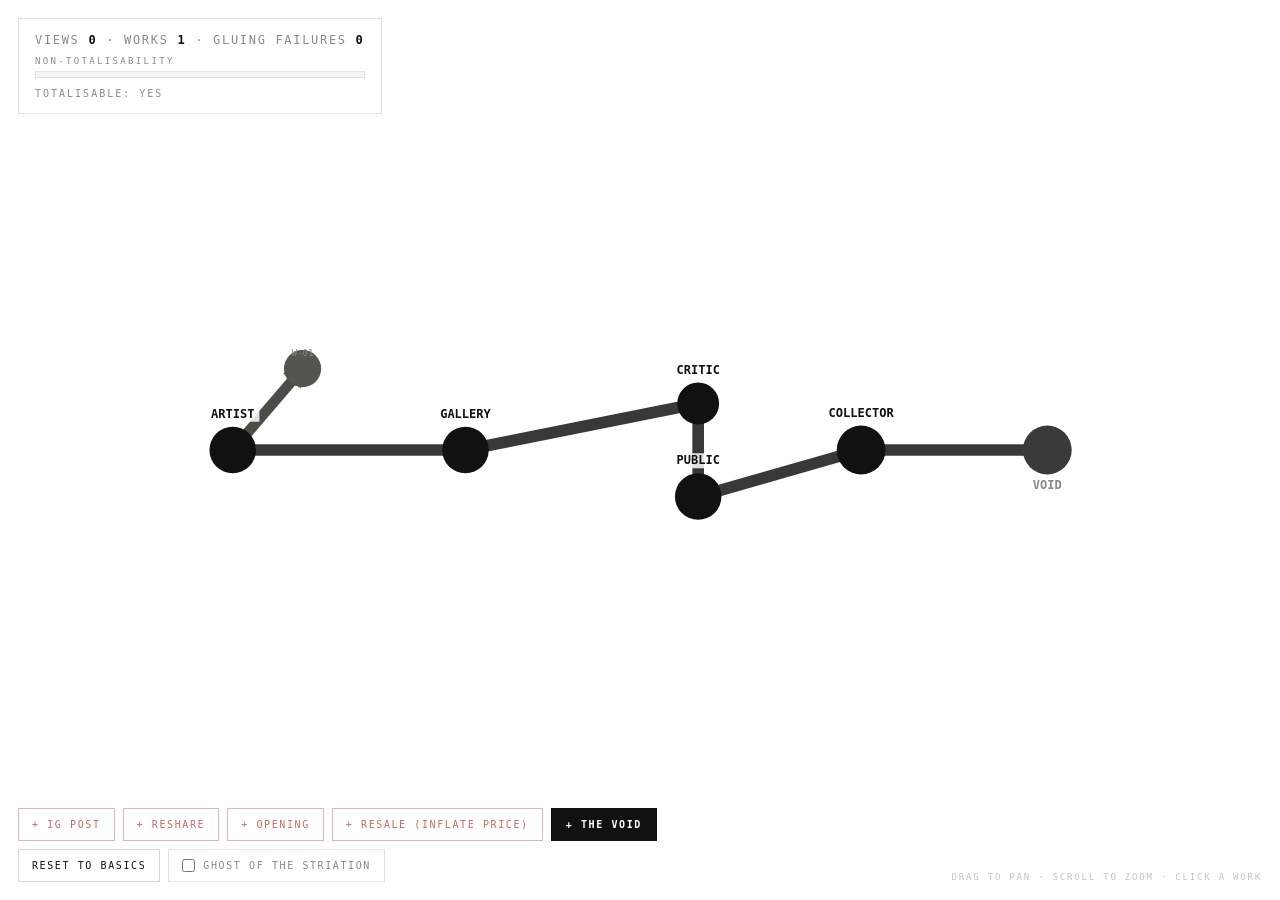
<file: points-of-view.html>
<!DOCTYPE html>
<html lang="en">
<head>
<meta charset="UTF-8" />
<meta name="viewport" content="width=device-width, initial-scale=1.0" />
<title>POST · RESHARE · OPENING · VOID — THE SLOP ENGINE</title>
<style>
:root{
  --bg:#ffffff;
  --ink:#111111;
  --dim:#8a8a84;
  --faint:#e3e3de;
  --red:#c96a64;
  --mono:ui-monospace,'SF Mono','Menlo','Consolas',monospace;
}
*{margin:0;padding:0;box-sizing:border-box}
html,body{width:100%;height:100%;background:var(--bg);overflow:hidden;font-family:var(--mono);color:var(--ink)}
#graph{position:fixed;inset:0;display:block;cursor:grab}
#graph.drag{cursor:grabbing}

.hud{position:fixed;top:18px;left:18px;z-index:5;background:rgba(255,255,255,.92);border:1px solid var(--faint);padding:14px 16px;min-width:320px;pointer-events:none}
.hud .line{font-size:12px;letter-spacing:.14em;color:var(--dim);margin-bottom:9px}
.hud .line b{color:var(--ink);font-weight:600}
.hud .line b.red{color:var(--red)}
.bar-label{font-size:9px;letter-spacing:.26em;color:var(--dim);margin:8px 0 5px}
.meter{width:100%;height:7px;background:#f4f4f1;border:1px solid var(--faint)}
#meterFill{height:100%;width:0%;background:var(--red);transition:width .45s ease}
.status{font-size:10px;letter-spacing:.2em;margin-top:10px;color:var(--dim)}
.status .no{color:var(--red)}
.status .void{color:var(--ink);border:1px solid var(--ink);padding:1px 7px;display:inline-block}
.thin-note{margin-top:11px;font-size:9px;letter-spacing:.12em;color:#b3b3ac;line-height:1.6}

#controls{position:fixed;left:18px;bottom:18px;z-index:5;display:flex;flex-wrap:wrap;gap:8px;max-width:640px}
#controls button{font-family:var(--mono);font-size:10px;letter-spacing:.16em;color:var(--ink);background:#fff;border:1px solid #d8d8d2;padding:9px 13px;cursor:pointer;transition:.15s}
#controls button:hover{background:#f2f2ee}
#controls button.sat{color:var(--red);border-color:rgba(201,106,100,.5)}
#controls button.sat:hover{background:#fbf3f2}
#controls button.void-btn{font-weight:700;border:2px solid var(--ink);background:#111;color:#fff}
#controls button.void-btn:hover{background:#000}
#controls label{display:flex;align-items:center;gap:8px;font-size:10px;letter-spacing:.16em;color:var(--dim);border:1px solid var(--faint);padding:9px 13px;cursor:pointer;user-select:none}
#controls input{accent-color:var(--red);cursor:pointer}
#controls label.on{color:var(--ink)}

#panel{position:fixed;top:18px;right:18px;z-index:5;width:430px;max-width:calc(100vw - 36px);max-height:72vh;overflow:auto;background:rgba(255,255,255,.97);border:1px solid var(--faint);padding:16px;display:none}
#panel.open{display:block}
#panel h3{font-size:12px;letter-spacing:.2em;color:var(--ink);margin-bottom:4px}
#panel .canon{font-size:10px;letter-spacing:.1em;color:var(--dim);margin-bottom:13px;padding-bottom:11px;border-bottom:1px dashed var(--faint)}
.vi{font-size:10.5px;letter-spacing:.06em;line-height:1.7;color:var(--ink);padding:8px 9px;border:1px solid var(--faint);margin-bottom:7px;background:#fafaf7}
.vi .pf{color:var(--dim);letter-spacing:.18em;font-size:9px;display:block}
.vi.conf{border-color:rgba(201,106,100,.55);background:#fbf1f0}
.vi .badge{color:var(--red);font-size:9px;letter-spacing:.16em;padding-left:8px}
.vi .diffs{font-size:9px;color:var(--dim);display:block;margin-top:4px;letter-spacing:.08em}
.vi .actor{color:#b3b3ac;font-size:9px;letter-spacing:.1em}
#panel .none{font-size:10px;letter-spacing:.14em;color:var(--dim);padding:8px 0}
#panel .close{position:sticky;top:0;float:right;background:none;border:1px solid var(--faint);color:var(--dim);font-family:var(--mono);font-size:11px;padding:4px 9px;cursor:pointer}
#panel .close:hover{color:var(--ink);border-color:#111}
#hint{position:fixed;bottom:18px;right:18px;z-index:4;font-size:9px;letter-spacing:.2em;color:#c4c4bd;pointer-events:none}
#tooltip{position:fixed;z-index:6;pointer-events:none;background:#fff;border:1px solid #ddd;padding:6px 9px;font-size:10px;line-height:1.7;color:var(--ink);display:none;max-width:340px;box-shadow:0 2px 14px rgba(0,0,0,.08)}
#flash{position:fixed;left:18px;bottom:84px;z-index:7;display:none;border:1px solid var(--red);color:var(--red);background:#fff;padding:8px 12px;font-size:10px;letter-spacing:.16em;pointer-events:none}
</style>
</head>
<body>
<canvas id="graph"></canvas>

<div class="hud">
  <div class="line">VIEWS <b id="cViews">0</b> · WORKS <b id="cWorks">1</b> · GLUING FAILURES <b id="cConf">0</b></div>
  <div class="bar-label">NON-TOTALISABILITY</div>
  <div class="meter"><div id="meterFill"></div></div>
  <div class="status">TOTALISABLE: <span id="stat">YES</span></div>
</div>

<div id="controls">
  <button class="sat" data-k="instagram">+ IG POST</button>
  <button class="sat" data-k="reshare">+ RESHARE</button>
  <button class="sat" data-k="opening">+ OPENING</button>
  <button class="sat" data-k="resale">+ RESALE (INFLATE PRICE)</button>
  <button class="void-btn" data-k="void">+ THE VOID</button>
  <button id="reset">RESET TO BASICS</button>
  <label id="ghostLbl"><input type="checkbox" id="ghost" /> GHOST OF THE STRIATION</label>
</div>

<div id="panel"></div>
<div id="hint">DRAG TO PAN · SCROLL TO ZOOM · CLICK A WORK</div>
<div id="tooltip"></div>
<div id="flash"></div>

<script>
'use strict';

/* ================= state =================
   the slop lifecycle:  artist → gallery → critic → public → void
   post on ig → reshares → opening buzz → and then the void.        */
const POS_IDS = ['artist','gallery','critic','public','collector','void'];
const POS_XY = {
  artist:[8,30], gallery:[28,30], critic:[48,26], public:[48,34],
  collector:[62,30], void:[78,30]
};
const CHAIN = [
  ['artist','gallery'],['gallery','critic'],['critic','public'],
  ['public','collector'],['collector','void']
];
const GHOST = [
  ['artist','critic'],['artist','public'],['artist','collector'],['artist','void'],
  ['gallery','public'],['gallery','collector'],['gallery','void'],
  ['critic','collector'],['critic','void'],['public','void']
];
const COLLECT_AT = 2; /* inflations needed before the work can be collected */
let collected = false;
const PLATFORM_LABEL = {instagram:'IG POST', reshare:'RESHARE', opening:'OPENING', resale:'RESALE'};

let nodes = [], links = [], views = [], works = [];
let vid = 0, K = 0, ghostOn = false;
let voided = false;            /* the terminal: artist ends in the void  */
let inflations = 0;            /* price inflated ⇒ gallery swells, artist shrinks,
                                  and the work starts moving toward the collector   */
let traction = 0;              /* artist gets traction from everything, never huge */
const WORK_ANCHOR = {x:POS_XY.artist[0]+6, y:POS_XY.artist[1]-7};

let work = null;
function seed(){
  work = {
    id:'w-01', type:'work', title:'Untitled (IX)', price:4000, prov:'Artist, 2024',
    views:[], label:'W-01', pinned:true,
    x:WORK_ANCHOR.x, y:WORK_ANCHOR.y, fx:WORK_ANCHOR.x, fy:WORK_ANCHOR.y
  };
  works = [work];
  views = []; vid = 0; K = 0; voided = false; inflations = 0; traction = 0; collected = false;
  nodes = POS_IDS.map(id => {
    const p = POS_XY[id];
    return { id, type:'position', label: id.toUpperCase(),
      x:p[0], y:p[1], pinned:true, fx:p[0], fy:p[1] };
  });
  nodes.push(work);
  links = [];
  CHAIN.forEach(([s,t]) => links.push({source:s, target:t, kind:'given', conflict:false}));
  links.push({source:'artist', target:'w-01', kind:'work-flow', conflict:false});
}
seed();

/* ================= drift ================= */
const TITLE_POOL = ['Untitled (IX)','WW','untitled','Untitled (IX) #2','Untitled [2]','WW (Untitled)','Untitled (IX) — framed','Untitled (faded)','Untitled (IX) [1]','W·W'];
const PROV_POOL  = ['Artist, 2024','Artist, 2023','Acquired from collector, 2023','Private collection, unlisted','Artist studio, 2024','Acquired from artist, 2024','Estate of the artist, 2023','Courtesy of a private space, 2024','Location unknown'];
const DRIFT = {
  instagram:{p:[0.45,0.3,0.3], lo:0.85, hi:1.25},
  reshare:  {p:[0.6,0.45,0.4], lo:0.7, hi:1.6},
  opening:  {p:[0.35,0.4,0.5], lo:0.9, hi:1.35},
  resale:   {p:[1.0,0.35,0.55], lo:1.6, hi:2.4}
};
const rnd = a => a[Math.floor(Math.random()*a.length)];
const pickDiff = (pool, cur) => {
  let v;
  for(let i=0;i<5;i++){ v = rnd(pool); if(v!==cur) break; }
  return v;
};
const priceDrift = (p,cfg) => Math.max(300, Math.round(p*(cfg.lo + Math.random()*(cfg.hi-cfg.lo))/50)*50);
function drift(rec, kind){
  const src = DRIFT[kind];
  const out = {title:rec.title, price:rec.price, prov:rec.prov};
  if(Math.random()<src.p[0]) out.price = priceDrift(out.price, src);
  if(Math.random()<src.p[1]) out.title = pickDiff(TITLE_POOL, out.title);
  if(Math.random()<src.p[2]) out.prov = pickDiff(PROV_POOL, out.prov);
  return out;
}

/* ================= event engine =================
   ig post:     public reacts strongly · gallery bit · artist traction
   reshare:     public strongly · gallery operates · artist traction
   opening:     CRITICS activate · public a bit · gallery operates · artist traction
   resale:      price inflated · gallery EXPANDS · artist SHRINKS
   void:        everything drains in · artist ends in the void               */
let flashTo = null;
function flashMsg(txt){
  const el = document.getElementById('flash');
  el.textContent = txt;
  el.style.display = 'block';
  clearTimeout(flashTo);
  flashTo = setTimeout(() => { el.style.display = 'none'; }, 2400);
}
function addEvent(kind){
  if(kind==='void'){
    if(!collected && inflations < COLLECT_AT){
      flashMsg('NOT COLLECTED — INFLATE THE PRICE FIRST (×'+COLLECT_AT+')');
      return;
    }
    collected = true;
    voided = true;
    refresh();
    return;
  }
  const base = {title:work.title, price:work.price, prov:work.prov};

  function record(actor, plat, rec){
    rec = rec || drift(base, plat);
    const v = {
      id:'v-'+(++vid), type:'view', platform:plat, actor,
      label: PLATFORM_LABEL[plat], rec, workId:work.id, conflict:false,
      x: POS_XY[actor][0] + (Math.random()-0.5)*7,
      y: POS_XY[actor][1] + (Math.random()-0.5)*7, vx:0, vy:0
    };
    views.push(v); work.views.push(v); nodes.push(v);
    links.push({source:v.id, target:'w-01', kind:'view-work', conflict:false});
    links.push({source:v.id, target:actor, kind:'actor', conflict:false});
    links.push({source:v.id, target:'void', kind:'drain', conflict:false, v});
    return v;
  }

  if(kind==='instagram'){
    record('public','instagram');
    record('public','instagram');
    if(Math.random()<0.5) record('gallery','instagram');
    traction = Math.min(0.55, traction + 0.14);
  }
  if(kind==='reshare'){
    record('public','reshare');
    record('public','reshare');
    record('gallery','reshare');
    traction = Math.min(0.55, traction + 0.12);
  }
  if(kind==='opening'){
    record('critic','opening');
    record('critic','opening');
    record('gallery','opening');
    record('public','opening');
    traction = Math.min(0.55, traction + 0.1);
  }
  if(kind==='resale'){
    const rec = {...base, price: priceDrift(base.price, DRIFT.resale)};
    if(Math.random()<0.35) rec.title = pickDiff(TITLE_POOL, base.title);
    if(Math.random()<0.55) rec.prov = pickDiff(PROV_POOL, base.prov);
    record('gallery','resale', rec);
    record('public','resale', {...rec, price: rec.price + (Math.random()*300|0)});
    inflations++;
    traction = Math.min(0.55, traction + 0.05);
  }
  refresh();
}

/* ================= gluing ================= */
function recompute(){
  views.forEach(v => v.conflict = false);
  let k = 0;
  const vs = work.views;
  for(let i=0;i<vs.length;i++) for(let j=i+1;j<vs.length;j++){
    const a=vs[i], b=vs[j];
    if(a.rec.title!==b.rec.title || a.rec.price!==b.rec.price || a.rec.prov!==b.rec.prov){
      k++; a.conflict = true; b.conflict = true;
    }
  }
  links.forEach(l => { if(l.kind==='drain') l.conflict = l.v ? l.v.conflict : false; });
  return k;
}

/* ================= canvas / view ================= */
const canvas = document.getElementById('graph');
const ctx = canvas.getContext('2d');
let W = 0, H = 0, DPR = 1;
let cam = {ox:0, oy:0, zoom:0};
function resize(){
  DPR = window.devicePixelRatio || 1;
  W = window.innerWidth; H = window.innerHeight;
  canvas.width = W*DPR; canvas.height = H*DPR;
  canvas.style.width = W+'px'; canvas.style.height = H+'px';
}
window.addEventListener('resize', resize);
resize();
function fit(){
  cam.zoom = Math.min(W/110, H/60);
  cam.ox = (POS_XY.artist[0]+POS_XY.void[0])/2;
  cam.oy = 30;
}
fit();
const sx = (x,y) => [(x-cam.ox)*cam.zoom + W/2, (y-cam.oy)*cam.zoom + H/2];

/* ================= physics ================= */
function nodeById(id){ for(const n of nodes) if(n.id===id) return n; return null; }
function step(){
  const ITER = 4, DT = 0.16;
  /* the void is terminal — when it fires, the artist is drawn in */
  if(voided){
    const artist = nodeById('artist'), v = nodeById('void');
    artist.pinned = false;
    artist.x += (v.x-artist.x)*0.006;
    artist.y += (v.y-artist.y)*0.006;
    /* the collected work travels through the collector into the void */
    if(work.pinned) work.pinned = false;
    work.x += (v.x-work.x)*0.004;
    work.y += (v.y-work.y)*0.004;
  } else {
    /* inflation pulls the work toward the collector: it must inflate
       before it can be collected — and collected means the void */
    const t = Math.min(1, inflations / COLLECT_AT);
    work.fx = WORK_ANCHOR.x + (POS_XY.collector[0]-WORK_ANCHOR.x)*t;
    work.fy = WORK_ANCHOR.y + (POS_XY.collector[1]-WORK_ANCHOR.y)*t;
    work.x = work.fx; work.y = work.fy;
  }
  for(let it=0; it<ITER; it++){
    links.forEach(l => {
      const a = nodeById(l.source), b = nodeById(l.target);
      if(!a || !b) return;
      let rest = 7;
      if(l.kind==='drain') rest = 24;
      if(l.kind==='given') rest = 12;
      if(l.kind==='work-flow') rest = 7;
      if(l.kind==='view-work') rest = 5;
      if(l.kind==='actor') rest = 4;
      const dx = b.x-a.x, dy = b.y-a.y;
      const d = Math.hypot(dx,dy) || 0.001;
      const f = (d-rest)*0.02*DT;
      const fx = dx/d*f, fy = dy/d*f;
      if(!a.pinned){ a.x += fx; a.y += fy; }
      if(!b.pinned){ b.x -= fx; b.y -= fy; }
    });
    for(let i=0;i<nodes.length;i++){
      const a = nodes[i];
      if(a.pinned) continue;
      for(let j=i+1;j<nodes.length;j++){
        const b = nodes[j];
        if(a.pinned && b.pinned) continue;
        const dx = a.x-b.x, dy = a.y-b.y;
        const d2 = dx*dx+dy*dy;
        const d = Math.sqrt(d2) || 0.01;
        if(d < 14){
          const f = 14/(d2+0.4)*0.02*DT*d*1.4;
          a.x += dx/d*f; a.y += dy/d*f;
          if(!b.pinned){ b.x -= dx/d*f; b.y -= dy/d*f; }
        }
      }
    }
  }
}

/* ================= particles ================= */
const parts = []; let partsStale = true;
function rebuildParts(){
  parts.length = 0;
  links.forEach(l => {
    if(l.kind!=='drain') return;
    const n = l.conflict ? 3 : (voided ? 1 : 2);
    for(let i=0;i<n;i++){
      parts.push({source:l.source, target:'void', u:i/n, speed:0.008, conflict:l.conflict});
    }
  });
  partsStale = false;
}
function ensureParts(){ if(partsStale) rebuildParts(); }

/* ================= draw ================= */
function draw(){
  ctx.setTransform(DPR,0,0,DPR,0,0);
  ctx.fillStyle = '#ffffff';
  ctx.fillRect(0,0,W,H);
  ctx.save();
  ctx.translate(W/2, H/2);
  ctx.scale(cam.zoom, cam.zoom);
  ctx.translate(-cam.ox, -cam.oy);

  const nViews = views.length;

  /* links */
  links.forEach(l => {
    const a = nodeById(l.source), b = nodeById(l.target);
    if(!a || !b) return;
    if(l.kind==='ghost'){
      if(!ghostOn) return;
      ctx.strokeStyle = '#c9c9c3';
      ctx.lineWidth = 0.5;
      ctx.setLineDash([1.3, 2.2]);
      ctx.beginPath(); ctx.moveTo(a.x,a.y); ctx.lineTo(b.x,b.y); ctx.stroke();
      return;
    }
    let col = '#8f8f89', w = 0.55;
    if(l.kind==='given')      { col = '#2e2e2c'; w = 1.0; }
    if(l.kind==='work-flow')  { col = '#44443f'; w = 0.9; }
    if(l.kind==='view-work')  { col = '#b9b9b2'; w = 0.5; }
    if(l.kind==='actor')      { col = l.v && l.v.conflict ? '#c96a64' : '#7d7d76'; w = 0.9; }
    if(l.kind==='drain'){
      col = voided ? '#d5d5cf' : (l.conflict ? '#c96a64' : '#bdbdb6');
      w = 0.6;
      if(voided) col = '#dcdcd6';
    }
    ctx.strokeStyle = col;
    ctx.lineWidth = w;
    ctx.globalAlpha = 0.95;
    ctx.beginPath(); ctx.moveTo(a.x,a.y); ctx.lineTo(a.x,a.y);
    ctx.moveTo(a.x,a.y); ctx.lineTo(b.x,b.y); ctx.stroke();
    ctx.globalAlpha = 1;
    if(l.kind!=='ghost' && l.kind!=='drain'){
      const ang = Math.atan2(b.y-a.y, b.x-a.x);
      const ex = b.x - Math.cos(ang)*1.4, ey = b.y - Math.sin(ang)*1.4;
      ctx.fillStyle = col;
      ctx.beginPath();
      ctx.moveTo(b.x,b.y);
      ctx.lineTo(ex - Math.sin(ang)*1.0, ey + Math.cos(ang)*1.0);
      ctx.lineTo(ex + Math.sin(ang)*1.0, ey - Math.cos(ang)*1.0);
      ctx.closePath(); ctx.fill();
    }
  });

  /* particles — the drain into the void */
  parts.forEach(p => {
    const a = nodeById(p.source), b = nodeById('void');
    if(!a || !b) return;
    p.u += p.speed;
    if(p.u > 1) p.u -= 1;
    const x = a.x+(b.x-a.x)*p.u, y = a.y+(b.y-a.y)*p.u;
    ctx.fillStyle = (p.conflict && !voided) ? '#c96a64' : '#d8d8d2';
    ctx.beginPath(); ctx.arc(x, y, 0.42, 0, 6.283); ctx.fill();
  });

  /* nodes */
  let actorR = {critic:1.8 + critRecords()*0.5, public:2.0 + publicRecords()*0.3};
  const galleryR = 2.0 + inflations*1.0 + galleryRecords()*0.18;
  function critRecords(){ return views.filter(v=>v.actor==='critic').length; }
  function publicRecords(){ return views.filter(v=>v.actor==='public').length; }
  function galleryRecords(){ return views.filter(v=>v.actor==='gallery').length; }
  nodes.forEach(n => {
    let col, r, op = 1, glow = false;
    if(n.type==='position'){
      col = '#111111'; r = 2.0;
      if(n.id==='artist'){
        const shrink = Math.max(0.15, Math.pow(0.8, inflations));
        r = (2.0 + traction) * shrink;
        if(voided) r = 0.3;
        op = voided ? 0.05 : (1 - Math.min(0.7, inflations*0.14));
      }
      if(n.id==='public') r = actorR.public + (voided?1.2:0);
      if(n.id==='critic') r = actorR.critic;
      if(n.id==='gallery') r = galleryR;
      if(n.id==='collector'){ r = 2.1 + inflations*0.6 + (collected?1.0:0); col = '#111111'; }
      if(n.id==='void') r = voided ? 7.5 : 2.1;
      if(n.id==='void') col = voided ? '#000000' : '#3a3a38';
    } else if(n.type==='work'){
      col = '#55554f'; r = 1.6;
    } else {
      const muted = voided;
      col = (n.conflict && !muted) ? '#c96a64' : (muted ? '#c6c6c0' : '#6b6b65');
      r = n.conflict && !muted ? 1.45 : 1.1;
      glow = n.conflict && !muted;
    }
    ctx.globalAlpha = op;
    if(glow){ ctx.shadowColor = '#c96a64'; ctx.shadowBlur = 9; }
    ctx.fillStyle = col;
    ctx.beginPath(); ctx.arc(n.x, n.y, r, 0, 6.283); ctx.fill();
    ctx.shadowBlur = 0;
    ctx.globalAlpha = 1;
  });

  ctx.restore();

  /* labels (screen space) */
  ctx.textAlign = 'center';
  nodes.forEach(n => {
    const [xs,ys] = sx(n.x, n.y);
    if(n.type==='position'){
      let rpx;
      if(n.id==='artist') rpx = ( (2.0+traction)*Math.max(0.15,Math.pow(0.8,inflations)) ) * cam.zoom;
      else if(n.id==='public') rpx = (2.0+views.filter(v=>v.actor==='public').length*0.3) * cam.zoom;
      else if(n.id==='critic') rpx = (1.8+views.filter(v=>v.actor==='critic').length*0.5) * cam.zoom;
      else if(n.id==='gallery') rpx = (2.0+inflations*1.0+galleryRecords()*0.18) * cam.zoom;
      else if(n.id==='collector') rpx = (2.1+inflations*0.6+(collected?1.0:0)) * cam.zoom;
      else rpx = (voided?7.5:2.1) * cam.zoom;
      ctx.font = '600 12px '+MONO;
      const lbl = n.label.toUpperCase();
      const baseline = n.id==='void' ? ys + rpx + 15 : ys - rpx - 9;
      const wpx = ctx.measureText(lbl).width;
      ctx.fillStyle = 'rgba(255,255,255,.85)';
      ctx.fillRect(xs - wpx/2 - 5, baseline - 11, wpx + 10, 15);
      ctx.fillStyle = n.id==='void' ? '#88888f' : '#111';
      ctx.globalAlpha = n.id==='artist' ? (voided ? 0.25 : Math.max(0.3, 1-inflations*0.15)) : 1;
      ctx.fillText(lbl, xs, baseline);
      ctx.globalAlpha = 1;
    } else if(n.type==='work'){
      ctx.font = '9px '+MONO;
      ctx.fillStyle = '#8a8a84';
      ctx.fillText('W-01', xs, ys - 13);
    }
  });

  /* tooltip */
  const tip = document.getElementById('tooltip');
  if(hover){
    const [xs,ys] = sx(hover.x, hover.y);
    tip.style.display = 'block';
    tip.style.left = Math.min(W-340, xs+16)+'px';
    tip.style.top = (ys-10)+'px';
    tip.innerHTML = tipOf(hover);
  } else tip.style.display = 'none';
}
const MONO = 'ui-monospace, SF Mono, Menlo, Consolas, monospace';
function tipOf(n){
  if(n.type==='position') return `${n.label} — POSITION`;
  if(n.type==='work') {
    return `W-01<br>canon: ${work.title} · $${work.price.toLocaleString()} · ${work.prov}<br>views: ${work.views.length}<br><span style="color:#8a8a84">click to inspect</span>`;
  }
  return `<b>${PLATFORM_LABEL[n.platform]}</b> · ${n.actor.toUpperCase()}<br>$${n.rec.price.toLocaleString()} · ${n.rec.title} · ${n.rec.prov}<br>${n.conflict?'<span style="color:#c96a64">× CONFLICT</span>':'consistent'}`;
}

/* ================= loop ================= */
let hover = null;
function loop(){
  step(); ensureParts(); draw();
  requestAnimationFrame(loop);
}
requestAnimationFrame(loop);

/* ================= HUD ================= */
function updateHUD(){
  document.getElementById('cViews').textContent = views.length;
  document.getElementById('cWorks').textContent = works.length;
  const cConf = document.getElementById('cConf');
  cConf.textContent = K;
  cConf.className = K>0 ? 'red' : '';
  document.getElementById('meterFill').style.width = Math.min(100, K*3) + '%';
  const st = document.getElementById('stat');
  if(voided){
    st.innerHTML = '<span class="void">VOIDED</span>';
  } else {
    st.textContent = K>0 ? 'NO' : 'YES';
    st.className = K>0 ? 'no' : '';
  }
}

/* ================= panel ================= */
function openPanel(wrk){
  const p = document.getElementById('panel');
  let html = `<button class="close" id="closeP">✕ CLOSE</button>
    <h3>W-01 — ${wrk.title}${inflations?' · PRICE INFLATED':''}</h3>
    <div class="canon">CANON: ${wrk.title} · $${wrk.price.toLocaleString()} · ${wrk.prov}</div>`;
  if(!wrk.views.length){
    html += `<div class="none">NO POINTS OF VIEW YET — SILENCE.</div>`;
  } else {
    wrk.views.forEach(v => {
      const diffs = [];
      if(v.rec.title!==wrk.title) diffs.push('title');
      if(v.rec.price!==wrk.price) diffs.push('price');
      if(v.rec.prov!==wrk.prov) diffs.push('provenance');
      const parts = diffs.length ? `<span class="diffs">differs from canon: ${diffs.join(' · ')}</span>` : '';
      html += `<div class="vi ${v.conflict?'conf':''}">
        <span class="pf">${PLATFORM_LABEL[v.platform]} <span class="actor">— ${v.actor.toUpperCase()} ACTIVATED</span>${v.conflict?' <span class="badge">× CONFLICT</span>':''}</span>
        $${v.rec.price.toLocaleString()} · ${v.rec.title} · ${v.rec.prov}${parts}
      </div>`;
    });
  }
  p.innerHTML = html;
  p.classList.add('open');
  document.getElementById('closeP').onclick = () => p.classList.remove('open');
}

/* ================= interaction ================= */
let dragging = false, moved = 0, px = 0, py = 0;
canvas.addEventListener('mousedown', e => {
  dragging = true; moved = 0; px = e.clientX; py = e.clientY;
  canvas.classList.add('drag');
});
window.addEventListener('mousemove', e => {
  if(dragging){
    const dx = e.clientX-px, dy = e.clientY-py;
    moved += Math.abs(dx)+Math.abs(dy);
    cam.ox -= dx/cam.zoom; cam.oy -= dy/cam.zoom;
    px = e.clientX; py = e.clientY;
  }
  hover = null;
  let best = 18;
  for(const n of nodes){
    const [xs,ys] = sx(n.x,n.y);
    const d = Math.hypot(xs-e.clientX, ys-e.clientY);
    if(d < best){ best = d; hover = n; }
  }
  canvas.style.cursor = hover && hover.type==='work' ? 'pointer' : (dragging ? 'grabbing' : 'grab');
});
window.addEventListener('mouseup', e => {
  dragging = false;
  canvas.classList.remove('drag');
  if(moved < 5){
    let best = 18, hit = null;
    for(const n of nodes){
      const [xs,ys] = sx(n.x,n.y);
      const d = Math.hypot(xs-e.clientX, ys-e.clientY);
      if(d < best){ best = d; hit = n; }
    }
    if(hit && hit.type==='work') openPanel(hit);
  }
});
canvas.addEventListener('wheel', e => {
  e.preventDefault();
  cam.zoom = Math.min(14, Math.max(0.8, cam.zoom * Math.exp(-e.deltaY*0.0012)));
}, {passive:false});

/* ================= controls ================= */
function refresh(){
  K = recompute();
  partsStale = true;
  updateHUD();
}
const controlsEl = document.getElementById('controls');
controlsEl.addEventListener('click', e => {
  const b = e.target.closest('button[data-k]');
  if(b){ addEvent(b.dataset.k); return; }
  if(e.target.closest('#reset')){
    seed(); refresh();
    document.getElementById('panel').classList.remove('open');
  }
});
controlsEl.addEventListener('change', e => {
  if(e.target && e.target.id === 'ghost'){
    ghostOn = e.target.checked;
    document.getElementById('ghostLbl').classList.toggle('on', ghostOn);
    const has = links.some(l => l.kind==='ghost');
    if(ghostOn && !has){
      GHOST.forEach(([s,t]) => links.push({source:s, target:t, kind:'ghost', conflict:false}));
    } else if(!ghostOn && has){
      links = links.filter(l => l.kind!=='ghost');
    }
  }
});
refresh();
</script>
</body>
</html>
</file>
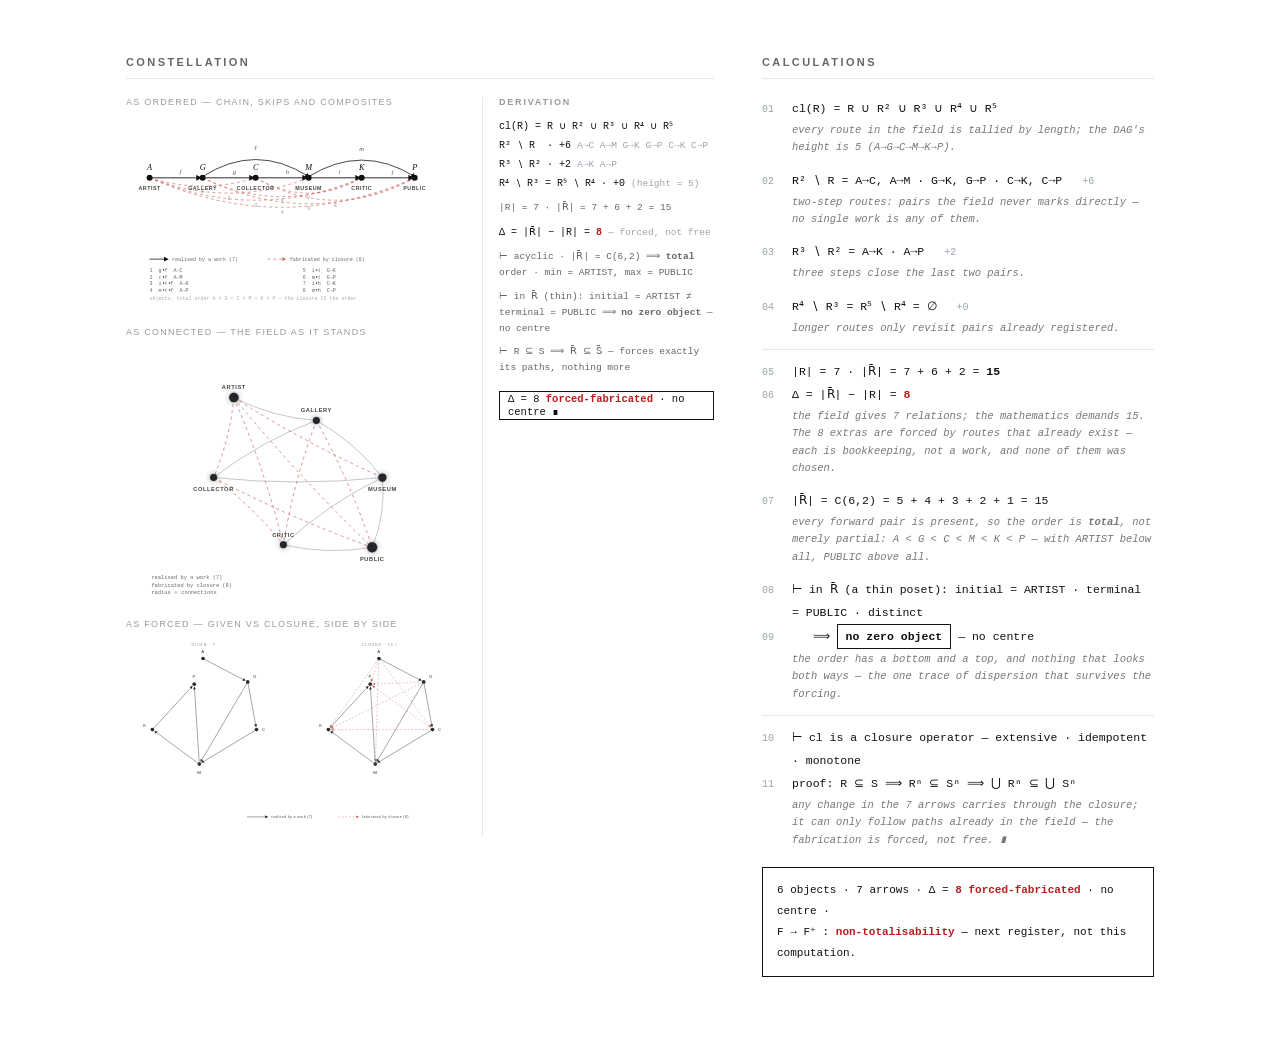
<file: test-cartography.html>
<!DOCTYPE html>
<html lang="en">
<head>
<meta charset="UTF-8" />
<meta name="viewport" content="width=device-width, initial-scale=1.0" />
<title>A TEST CARTOGRAPHY</title>
<style>
*{margin:0;padding:0;box-sizing:border-box}
body{background:#fff;color:#111;font-family:-apple-system,'Helvetica Neue',Helvetica,Arial,sans-serif}
h2{font-size:11px;font-weight:600;letter-spacing:.22em;text-transform:uppercase;color:#666;
  padding-bottom:10px;border-bottom:1px solid #e5e7eb;margin-bottom:18px}
main{max-width:1100px;margin:0 auto;padding:56px 36px 80px;display:grid;grid-template-columns:1.5fr 1fr;gap:48px}
@media (max-width:980px){main{grid-template-columns:1fr}}

/* ---- graph ---- */
.cbody{display:grid;grid-template-columns:minmax(0,1fr) 232px;gap:26px}
@media (max-width:640px){.cbody{grid-template-columns:1fr}}
.graphs{display:flex;flex-direction:column;gap:22px}
#sat,#sat2{width:100%;display:block}
.g-note{font-size:9px;letter-spacing:.14em;color:#999;text-transform:uppercase;margin-bottom:6px}
.obj-n{font-size:9px;font-weight:600;letter-spacing:.1em;fill:#444;text-anchor:middle}
.math-l{font-family:Georgia,'Times New Roman',serif;font-style:italic;font-size:14px;fill:#111;text-anchor:middle}
.edge-name{font-family:Georgia,'Times New Roman',serif;font-style:italic;font-size:11px;fill:#555}
.c-real{stroke:#71767e;stroke-width:1;fill:none;opacity:.65}
.c-ghost{stroke:#c96a64;stroke-width:1.1;fill:none;stroke-dasharray:5 5}
.obs-halo{fill:rgba(35,37,41,.05)}
.obs-node{fill:#232529;filter:drop-shadow(0 0 1.5px rgba(0,0,0,.45))}
.spine{stroke:#111;stroke-width:1.5;fill:none}
.skip{stroke:#111;stroke-width:1.3;fill:none}
.comp{stroke:#c96a64;stroke-width:1.1;fill:none;stroke-dasharray:5 5}
.comp-num{font-size:8.5px;fill:#949ba3;text-anchor:middle;font-family:monospace}
.leg{font-family:monospace;font-size:8.5px;fill:#666}
.leg-ln{stroke-width:1.3;fill:none}
.fig-l{stroke:#333;stroke-width:1.2;fill:none}
.fig-d{stroke:#c96a64;stroke-width:1.1;fill:none;stroke-dasharray:5 5}
.fig-lb{font-size:12px;letter-spacing:.12em;fill:#3c3c3c;text-anchor:middle;font-weight:500}
.fig-hd{font-size:10px;letter-spacing:.24em;fill:#8a8a8a;text-anchor:middle}
.fig-hd b{fill:#c96a64;font-weight:600}
.leg-t{font-size:10px;letter-spacing:.08em;fill:#555}

/* ---- side derivation ---- */
.proc{border-left:1px solid #e5e7eb;padding-left:16px}
.p-h{font-size:9px;font-weight:600;letter-spacing:.2em;text-transform:uppercase;color:#999;margin-bottom:10px}
.p-l{font-family:monospace;font-size:10px;line-height:1.9;color:#111}
.p-l em{font-style:normal;color:#9ca3af;font-size:9.5px}
.p-l .r{color:#b91c1c;font-weight:600}
.p-note{font-family:monospace;font-size:9.5px;line-height:1.7;color:#666;margin:7px 0}
.p-box{font-family:monospace;font-size:10.5px;border:1.2px solid #111;display:inline-block;padding:1px 8px;margin-top:8px}
.p-box b{color:#b91c1c}

/* ---- written derivation ---- */
.deriv{font-family:monospace;font-size:11.5px;line-height:2;color:#111}
.d-step{display:flex;gap:10px;align-items:baseline}
.d-n{width:20px;flex:none;color:#9ca3af;font-size:10px}
.d-f{white-space:pre-wrap}
.d-why{color:#9ca3af;font-size:10px;margin-left:8px}
.d-next{color:#9ca3af;font-size:10px;margin-left:10px}
.d-sep{height:1px;background:#e5e7eb;margin:10px 0}
.d-box{display:inline-block;border:1.3px solid #111;padding:0 8px;font-weight:600}
.d-red{color:#b91c1c;font-weight:600}
.d-prove{color:#666}
.d-gloss{margin:2px 0 12px 30px;font-size:10.5px;color:#777;line-height:1.65;font-style:italic}
.verdict{margin-top:18px;border:1px solid #111;padding:12px 14px;font-size:11px;font-family:monospace;line-height:1.9}
.verdict b{color:#b91c1c}
</style>
</head>
<body>

<main>
  <section>
    <h2>CONSTELLATION</h2>
    <div class="cbody">
      <div class="graphs">
        <div>
          <div class="g-note">as ordered — chain, skips and composites</div>
          <svg id="sat" viewBox="0 0 560 326" role="img" aria-label="constellation"></svg>
        </div>
        <div>
          <div class="g-note">as connected — the field as it stands</div>
          <svg id="sat2" viewBox="0 0 520 400" role="img" aria-label="constellation"></svg>
        </div>
        <div>
          <div class="g-note">as forced — given vs closure, side by side</div>
          <svg id="sat3" viewBox="0 0 900 540" role="img" aria-label="constellation"></svg>
        </div>
      </div>
      <div class="proc">
        <div class="p-h">derivation</div>
        <div class="p-l">cl(R) = R ∪ R² ∪ R³ ∪ R⁴ ∪ R⁵</div>
        <div class="p-l">R² ∖ R &nbsp;· +6 <em>A→C A→M G→K G→P C→K C→P</em></div>
        <div class="p-l">R³ ∖ R² · +2 <em>A→K A→P</em></div>
        <div class="p-l">R⁴ ∖ R³ = R⁵ ∖ R⁴ · +0 <em>(height = 5)</em></div>
        <div class="p-note">|R| = 7 · |R̄| = 7 + 6 + 2 = 15</div>
        <div class="p-l">Δ = |R̄| − |R| = <span class="r">8</span> <em>— forced, not free</em></div>
        <div class="p-note">⊢ acyclic · |R̄| = C(6,2) ⟹ <b>total</b> order · min = ARTIST, max = PUBLIC</div>
        <div class="p-note">⊢ in R̄ (thin): initial = ARTIST ≠ terminal = PUBLIC ⟹ <b>no zero object</b> — no centre</div>
        <div class="p-note">⊢ R ⊆ S ⟹ R̄ ⊆ S̄ — forces exactly its paths, nothing more</div>
        <div class="p-box">Δ = 8 <b>forced-fabricated</b> · no centre ∎</div>
      </div>
    </div>
  </section>

  <section>
    <h2>CALCULATIONS</h2>
    <div class="deriv">
      <div class="d-step"><span class="d-n">01</span><span class="d-f">cl(R) = R ∪ R² ∪ R³ ∪ R⁴ ∪ R⁵</span></div>
      <div class="d-gloss">every route in the field is tallied by length; the DAG's height is 5 (A→G→C→M→K→P).</div>
      <div class="d-step"><span class="d-n">02</span><span class="d-f">R² ∖ R = A→C, A→M · G→K, G→P · C→K, C→P</span><span class="d-next">+6</span></div>
      <div class="d-gloss">two-step routes: pairs the field never marks directly — no single work is any of them.</div>
      <div class="d-step"><span class="d-n">03</span><span class="d-f">R³ ∖ R² = A→K · A→P</span><span class="d-next">+2</span></div>
      <div class="d-gloss">three steps close the last two pairs.</div>
      <div class="d-step"><span class="d-n">04</span><span class="d-f">R⁴ ∖ R³ = R⁵ ∖ R⁴ = ∅</span><span class="d-next">+0</span></div>
      <div class="d-gloss">longer routes only revisit pairs already registered.</div>
      <div class="d-sep"></div>
      <div class="d-step"><span class="d-n">05</span><span class="d-f">|R| = 7 · |R̄| = 7 + 6 + 2 = <b>15</b></span></div>
      <div class="d-step"><span class="d-n">06</span><span class="d-f">Δ = |R̄| − |R| = <span class="d-red">8</span></span></div>
      <div class="d-gloss">the field gives 7 relations; the mathematics demands 15. The 8 extras are forced by routes that already exist — each is bookkeeping, not a work, and none of them was chosen.</div>
      <div class="d-step"><span class="d-n">07</span><span class="d-f">|R̄| = C(6,2) = 5 + 4 + 3 + 2 + 1 = 15</span></div>
      <div class="d-gloss">every forward pair is present, so the order is <b>total</b>, not merely partial: A &lt; G &lt; C &lt; M &lt; K &lt; P — with ARTIST below all, PUBLIC above all.</div>
      <div class="d-step"><span class="d-n">08</span><span class="d-f">⊢ in R̄ (a thin poset): initial = ARTIST · terminal = PUBLIC · distinct</span></div>
      <div class="d-step"><span class="d-n">09</span><span class="d-f">&nbsp;&nbsp;&nbsp;⟹ <span class="d-box">no zero object</span> — no centre</span></div>
      <div class="d-gloss">the order has a bottom and a top, and nothing that looks both ways — the one trace of dispersion that survives the forcing.</div>
      <div class="d-sep"></div>
      <div class="d-step"><span class="d-n">10</span><span class="d-f">⊢ cl is a closure operator — extensive · idempotent · monotone</span></div>
      <div class="d-step"><span class="d-n">11</span><span class="d-f">proof: R ⊆ S ⟹ Rⁿ ⊆ Sⁿ ⟹ ⋃ Rⁿ ⊆ ⋃ Sⁿ</span></div>
      <div class="d-gloss">any change in the 7 arrows carries through the closure; it can only follow paths already in the field — the fabrication is forced, not free. ∎</div>
    </div>

    <div class="verdict">
      6 objects · 7 arrows · Δ = <b>8 forced-fabricated</b> · no centre ·<br>
      F → F⁺ : <b>non-totalisability</b> — next register, not this computation.
    </div>
  </section>
</main>

<script>
/* objects on the spine of the total order  A < G < C < M < K < P */
/* given arrows:  f: A→G   g: G→C   h: C→M   i: M→K   j: K→P   ℓ: G→M   m: M→P  */
const objX=[40,130,220,310,400,490];
const objNames=['ARTIST','GALLERY','COLLECTOR','MUSEUM','CRITIC','PUBLIC'];
const objLet=['A','G','C','M','K','P'];
const Y=110;

/* composites (dashed) : [src, tgt, ctrlX, ctrlY, num, label] */
const comps=[
  [0,2,130,138,1,'g∘f'],
  [0,3,175,162,2,'ℓ∘f'],
  [0,4,220,186,3,'i∘ℓ∘f'],
  [0,5,265,210,4,'m∘ℓ∘f'],
  [1,4,265,174,5,'i∘ℓ'],
  [1,5,310,198,6,'m∘ℓ'],
  [2,4,310,162,7,'i∘h'],
  [2,5,355,186,8,'m∘h']
];
function arcXY(s,t,cx,cy){
  return {x:0.25*objX[s]+0.5*cx+0.25*objX[t], y:0.25*Y+0.5*cy+0.25*Y};
}
let h=`<defs>
  <marker id="msp" viewBox="0 0 10 10" refX="7" refY="5" markerWidth="6.5" markerHeight="6.5" orient="auto"><path d="M0,0 L10,5 L0,10 z" fill="#111"/></marker>
  <marker id="mcp" viewBox="0 0 10 10" refX="7" refY="5" markerWidth="6" markerHeight="6" orient="auto"><path d="M0,0 L10,5 L0,10 z" fill="#c96a64"/></marker>
</defs>`;

/* composite chords (dashed) */
comps.forEach(c=>{
  h+=`<path d="M ${objX[c[0]]} ${Y} Q ${c[2]} ${c[3]} ${objX[c[1]]} ${Y}" class="comp" marker-end="url(#mcp)"/>`;
  const p=arcXY(c[0],c[1],c[2],c[3]);
  h+=`<text x="${p.x}" y="${p.y+11}" class="comp-num">${c[4]}</text>`;
});

/* skips: ℓ: G→M ; m: M→P  (arcs kept clear of the object letters C, K) */
h+=`<path d="M ${objX[1]} ${Y-2} Q ${(objX[1]+objX[3])/2} 50 ${objX[3]} ${Y-2}" class="skip" marker-end="url(#msp)"/>`;
h+=`<text x="${(objX[1]+objX[3])/2}" y="62" class="edge-name" text-anchor="middle">ℓ</text>`;
h+=`<path d="M ${objX[3]} ${Y-2} Q ${(objX[3]+objX[5])/2} 52 ${objX[5]} ${Y-2}" class="skip" marker-end="url(#msp)"/>`;
h+=`<text x="${(objX[3]+objX[5])/2}" y="64" class="edge-name" text-anchor="middle">m</text>`;

/* spine arrows */
const spine=[[0,1,'f'],[1,2,'g'],[2,3,'h'],[3,4,'i'],[4,5,'j']];
spine.forEach(e=>{
  h+=`<path d="M ${objX[e[0]]} ${Y} L ${objX[e[1]]-4} ${Y}" class="spine" marker-end="url(#msp)"/>`;
  h+=`<text x="${(objX[e[0]]+objX[e[1]])/2+6}" y="${Y-6}" class="edge-name">${e[2]}</text>`;
});

/* objects */
objX.forEach((x,i)=>{
  h+=`<circle cx="${x}" cy="${Y}" r="5" fill="#111"/>`;
  h+=`<text x="${x}" y="${Y-14}" class="math-l">${objLet[i]}</text>`;
  h+=`<text x="${x}" y="${Y+20}" class="obj-n">${objNames[i]}</text>`;
});

/* legend + composite table */
h+=`
  <line x1="40" y1="248" x2="70" y2="248" class="leg-ln" stroke="#111" marker-end="url(#msp)"/>
  <text x="78" y="251" class="leg">realised by a work (7)</text>
  <line x1="240" y1="248" x2="270" y2="248" stroke="#c96a64" stroke-width="1.1" stroke-dasharray="5 5" marker-end="url(#mcp)"/>
  <text x="278" y="251" class="leg">fabricated by closure (8)</text>
`;
const table=[[1,'g∘f','A→C',5,'i∘ℓ','G→K'],[2,'ℓ∘f','A→M',6,'m∘ℓ','G→P'],[3,'i∘ℓ∘f','A→K',7,'i∘h','C→K'],[4,'m∘ℓ∘f','A→P',8,'m∘h','C→P']];
table.forEach((r,ri)=>{
  h+=`<text x="40" y="${270+ri*11}" class="leg">${r[0]}&nbsp;&nbsp;${r[1]}&nbsp;&nbsp;${r[2]}</text>`;
  h+=`<text x="300" y="${270+ri*11}" class="leg">${r[3]}&nbsp;&nbsp;${r[4]}&nbsp;&nbsp;${r[5]}</text>`;
});
h+=`<text x="40" y="318" class="leg" opacity=".55">objects: total order A &lt; G &lt; C &lt; M &lt; K &lt; P — the closure IS the order</text>`;
document.getElementById('sat').innerHTML=h;

/* ---------- second view: the field as a graph of positions ---------- */
const P=[
  {n:'ARTIST',    x:170, y:86,  ab:1},
  {n:'GALLERY',   x:300, y:122, ab:1},
  {n:'COLLECTOR', x:138, y:212, ab:0},
  {n:'MUSEUM',    x:404, y:212, ab:0},
  {n:'CRITIC',    x:248, y:318, ab:1},
  {n:'PUBLIC',    x:388, y:322, ab:0}
];
const real=[[0,1],[1,2],[1,3],[2,3],[3,4],[3,5],[4,5]];
const ghost=[[0,2],[0,3],[0,4],[0,5],[1,4],[1,5],[2,4],[2,5]];
function ePath(i,k){
  const a=P[i[0]], b=P[i[1]];
  const mx=(a.x+b.x)/2, my=(a.y+b.y)/2;
  const L=Math.hypot(b.x-a.x,b.y-a.y)||1;
  const cv=((i[0]+i[1])%2? k : -k);
  const cx=mx+(-(b.y-a.y)/L)*cv, cy=my+((b.x-a.x)/L)*cv;
  return `M ${a.x} ${a.y} Q ${cx} ${cy} ${b.x} ${b.y}`;
}
const size=[7.5,5.5,5.5,6.5,5.5,8];
let g='';
ghost.forEach(i=>{ g+=`<path d="${ePath(i,10)}" class="c-ghost"/>`; });
real.forEach(i=>{ g+=`<path d="${ePath(i,14)}" class="c-real"/>`; });
P.forEach((p,i)=>{
  g+=`<circle cx="${p.x}" cy="${p.y}" r="${size[i]+7}" class="obs-halo"/>`;
  g+=`<circle cx="${p.x}" cy="${p.y}" r="${size[i]}" class="obs-node"/>`;
  g+=`<text x="${p.x}" y="${p.y+(p.ab?-13:21)}" class="obj-n">${p.n}</text>`;
});
g+=`<text x="40" y="372" class="leg">realised by a work (7)</text>`;
g+=`<text x="40" y="384" class="leg">fabricated by closure (8)</text>`;
g+=`<text x="40" y="396" class="leg">radius ∝ connections</text>`;
document.getElementById('sat2').innerHTML=g;

/* ---------- third view: given vs closure (side by side) ---------- */
const F=[
  {n:'A',x:210,y:64, lx:210, ly:49, an:'m'},
  {n:'G',x:332,y:128,lx:352, ly:116, an:'m'},
  {n:'C',x:356,y:258,lx:376, ly:262, an:'m'},
  {n:'M',x:200,y:352,lx:200, ly:378, an:'m'},
  {n:'K',x:72, y:258,lx:52,  ly:252, an:'end'},
  {n:'P',x:186,y:134,lx:186, ly:118, an:'m'}
];
const gen=[[0,1],[1,2],[1,3],[2,3],[3,4],[3,5],[4,5]];
const fab=[[0,2],[0,3],[0,4],[0,5],[1,4],[1,5],[2,4],[2,5]];
const OX=480;
function seg(s,t){
  const a=F[s], b=F[t];
  const L=Math.hypot(b.x-a.x,b.y-a.y);
  const ux=(b.x-a.x)/L, uy=(b.y-a.y)/L;
  return `M ${a.x+ux*3} ${a.y+uy*3} L ${b.x-ux*8} ${b.y-uy*8}`;
}
function drawFig(off,withFab){
  let f=`<text x="${off+212}" y="30" class="fig-hd">${withFab?`CLOSED · 15 ( <b>8 forced</b> )`:'GIVEN · 7'}</text>`;
  f+=`<g transform="translate(${off} 0)">`;
  if(withFab) fab.forEach(i=>{ f+=`<path d="${seg(i[0],i[1])}" class="fig-d" marker-end="url(#mf2)"/>`; });
  gen.forEach(i=>{ f+=`<path d="${seg(i[0],i[1])}" class="fig-l" marker-end="url(#mf1)"/>`; });
  F.forEach(p=>{
    f+=`<circle cx="${p.x}" cy="${p.y}" r="5" fill="#2b2b2b"/>`;
    f+=`<text x="${p.lx}" y="${p.ly}" class="fig-lb" text-anchor="${p.an}">${p.n}</text>`;
  });
  f+=`</g>`;
  return f;
}
let fig=`<defs>
  <marker id="mf1" viewBox="0 0 10 10" refX="8" refY="5" markerWidth="7" markerHeight="7" orient="auto"><path d="M0,0 L10,5 L0,10 z" fill="#333"/></marker>
  <marker id="mf2" viewBox="0 0 10 10" refX="8" refY="5" markerWidth="7" markerHeight="7" orient="auto"><path d="M0,0 L10,5 L0,10 z" fill="#c96a64"/></marker>
</defs>`;
fig+=drawFig(0,false);
fig+=drawFig(OX,true);
/* legend */
fig+=`<path d="M 330 496 L 386 496" class="fig-l" marker-end="url(#mf1)"/>`;
fig+=`<text x="396" y="500" class="leg-t">realised by a work (7)</text>`;
fig+=`<path d="M 578 496 L 634 496" class="fig-d" marker-end="url(#mf2)"/>`;
fig+=`<text x="644" y="500" class="leg-t">fabricated by closure (8)</text>`;
document.getElementById('sat3').innerHTML=fig;
</script>
</body>
</html>
</file>
